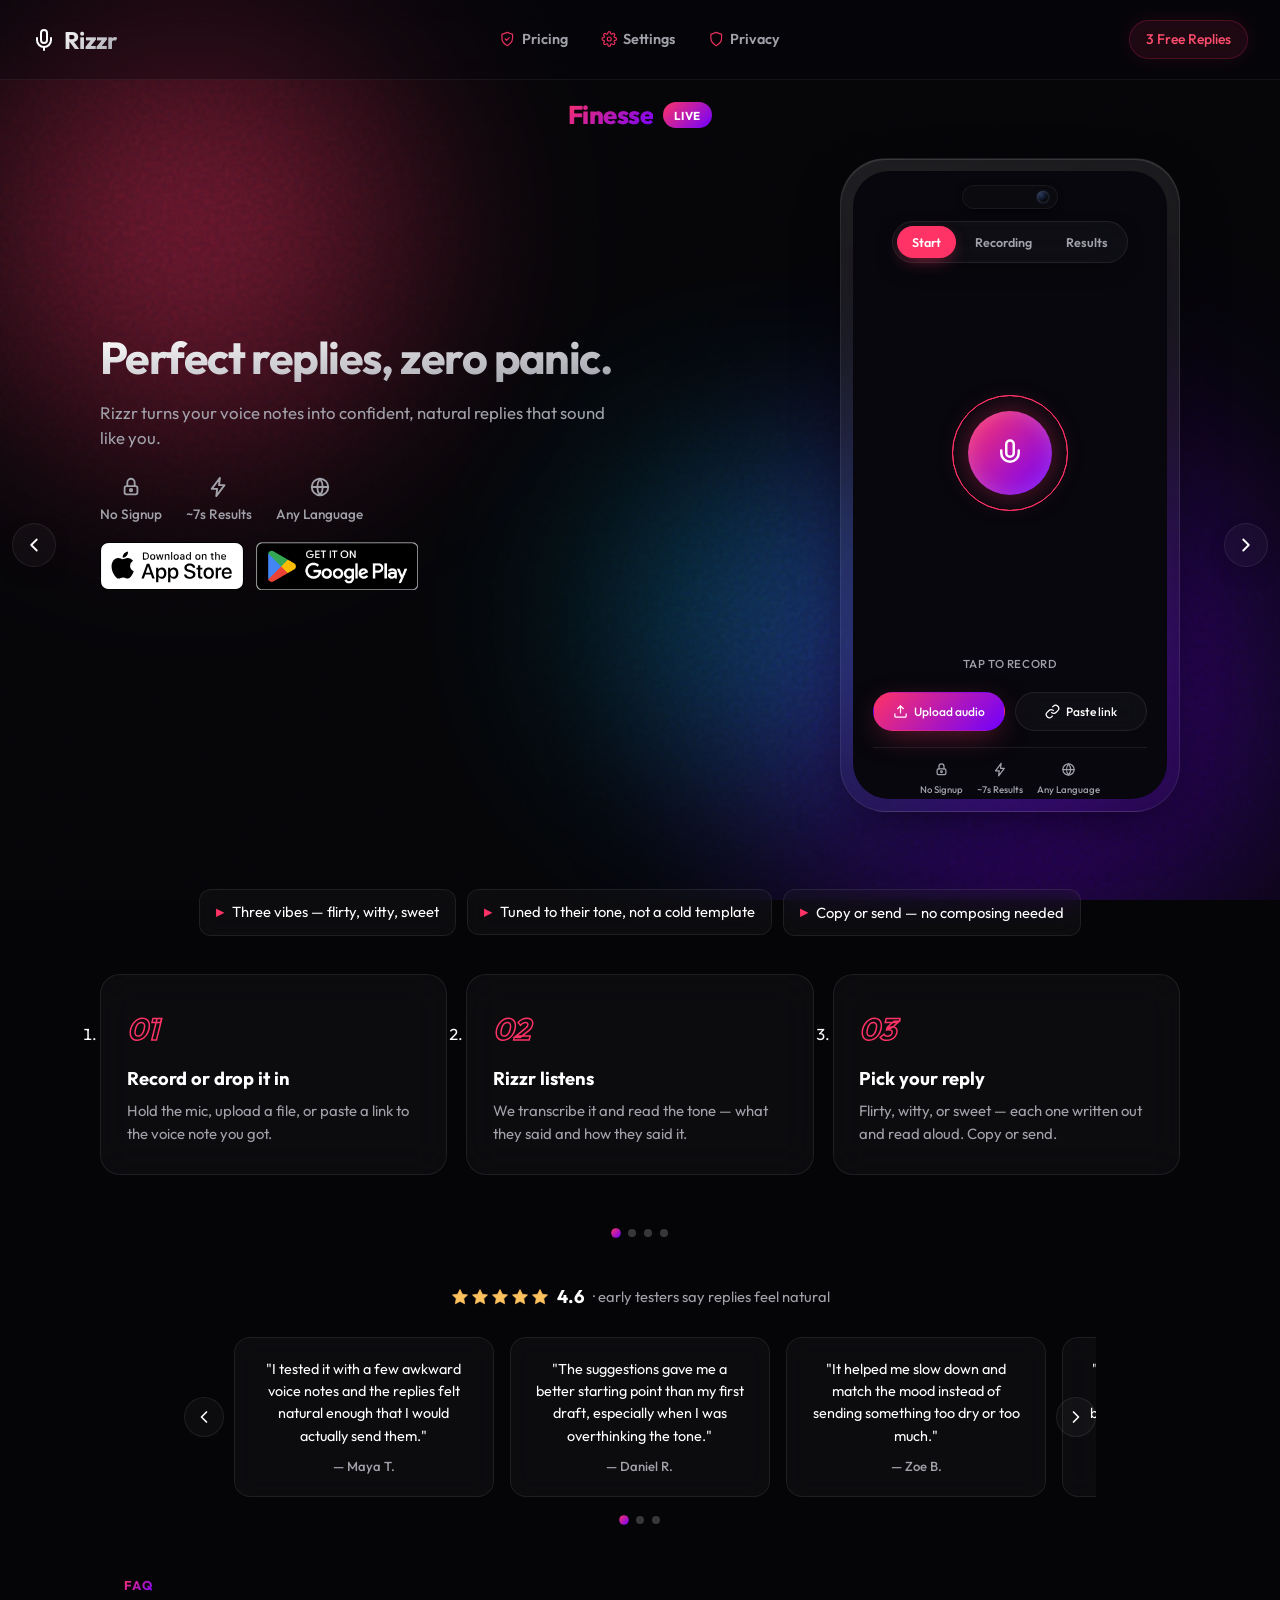
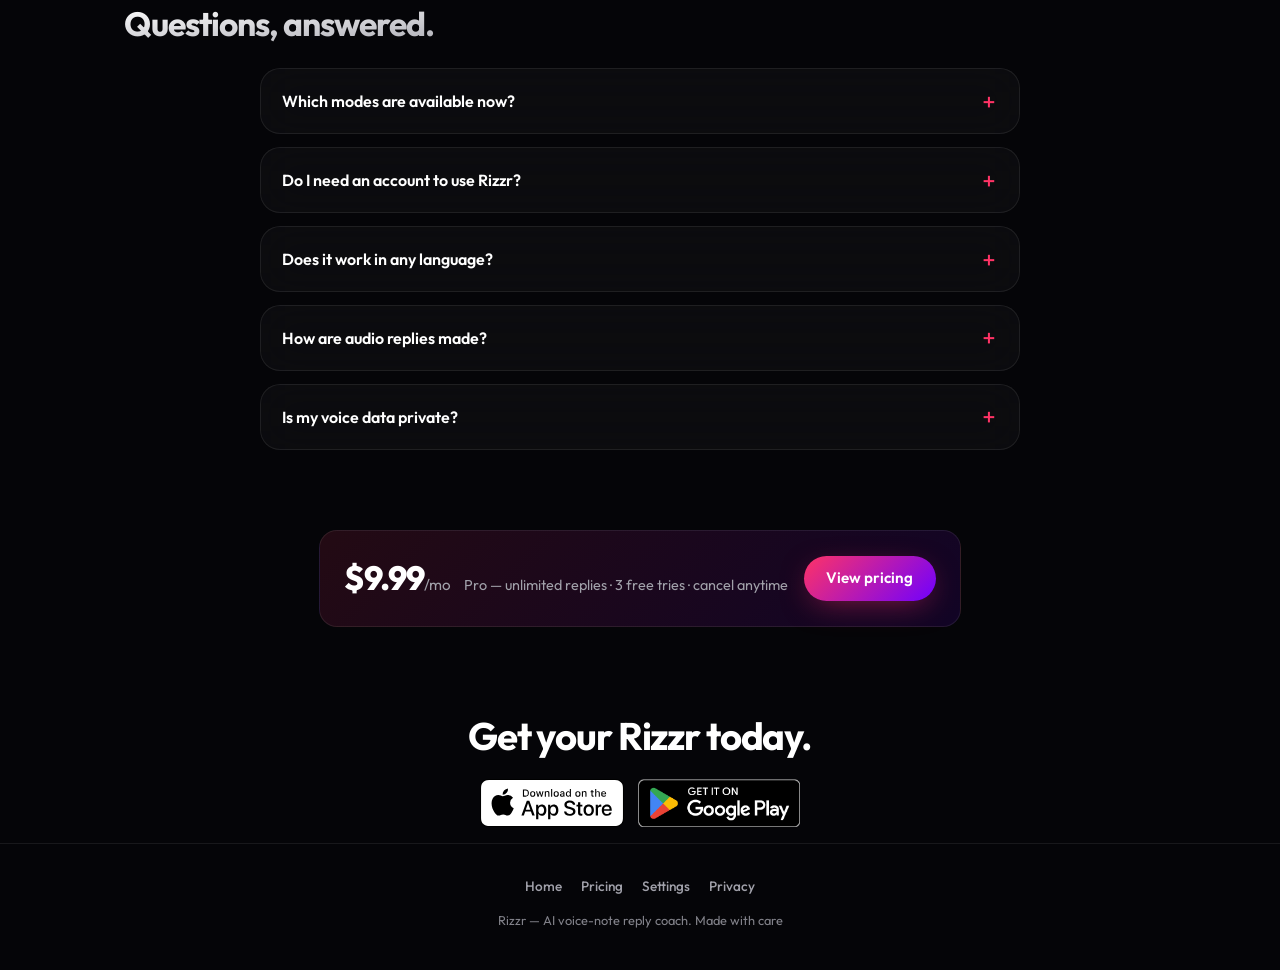
<file: index.html>
<!DOCTYPE html>
<html lang="en">
<head>
  <meta charset="UTF-8">
  <meta name="viewport" content="width=device-width, initial-scale=1.0, viewport-fit=cover">
  <meta name="theme-color" content="#050508">
  <meta name="description" content="Rizzr turns your voice notes into confident, natural replies that sound like you — in seconds.">
  <title>Rizzr | AI Voice-Note Reply Coach</title>
  <!-- Social / share meta (Open Graph + Twitter Card) for the share-loop -->
  <meta property="og:type" content="website">
  <meta property="og:site_name" content="Rizzr">
  <meta property="og:title" content="Rizzr — Perfect replies, zero panic.">
  <meta property="og:description" content="Got a voice note? Rizzr it. Send a voice note and get 3 confident, natural replies back in seconds.">
  <meta property="og:url" content="https://damgeed.github.io/Rizzr/">
  <meta property="og:image" content="https://damgeed.github.io/Rizzr/assets/img/og-card.png?v=1">
  <meta property="og:image:width" content="1200">
  <meta property="og:image:height" content="630">
  <meta property="og:image:alt" content="Rizzr — AI voice-note reply coach">
  <meta name="twitter:card" content="summary_large_image">
  <meta name="twitter:title" content="Rizzr — Perfect replies, zero panic.">
  <meta name="twitter:description" content="Got a voice note? Rizzr it. Get 3 confident, natural replies back in seconds.">
  <meta name="twitter:image" content="https://damgeed.github.io/Rizzr/assets/img/og-card.png?v=1">
  <meta name="twitter:domain" content="damgeed.github.io">
  <!-- Cache-buster: force one fresh reload w/ version marker to bust stale GH Pages HTML cache -->
  <script>
  (function(){try{
    var v='hgt63';
    if(location.search.indexOf('v=')!==-1) return;
    if(localStorage.getItem('rizzr_cache_v')!==v){
      localStorage.setItem('rizzr_cache_v',v);
      // Preserve the existing query string (e.g. ?action=record) so PWA shortcuts survive the cache-buster redirect
      var sep = location.search ? (location.search.indexOf('?')===0 ? '&' : '?') : '?';
      location.replace(location.pathname + (location.search || '') + sep + 'v=' + v);
    }
  }catch(e){}})();
  </script>
  <link rel="preconnect" href="https://fonts.googleapis.com">
  <link rel="preconnect" href="https://fonts.gstatic.com" crossorigin>
  <link rel="icon" type="image/svg+xml" href="assets/img/favicon.svg?v=4">
  <link rel="icon" type="image/png" sizes="192x192" href="assets/img/icon-192.png?v=3">
  <link rel="apple-touch-icon" href="assets/img/icon-192.png?v=3">
  <link href="https://fonts.googleapis.com/css2?family=Outfit:wght@300;400;500;600;700&display=swap" rel="stylesheet">
  <!-- PWA -->
  <link rel="manifest" href="manifest.json">
  <!-- Midnight Aura shared design system -->
  <link rel="stylesheet" href="assets/css/midnight-aura.css?v=hgt17">
  <style>
    /* ==========================================
       LANDING-SPECIFIC (hero + phone demo)
       Midnight Aura / rizzgeminiPRO untouched
       ========================================== */
    main {
      flex: 1; display: flex; align-items: center; justify-content: center;
      padding: 1rem 1.5rem 2rem; position: relative; z-index: 10;
    }
    .layout { width: 100%; max-width: 1080px; margin: 0 auto; display: flex; flex-direction: column; align-items: center; gap: 2.2rem; }

    /* Left: hero copy — side-by-side on desktop, condensed hook on mobile */
    .hero-copy { width: 100%; max-width: 720px; text-align: center; }
    .hero-copy-title {
      font-size: 3.2rem; font-weight: 700; line-height: 1.08; letter-spacing: -0.04em;
      background: linear-gradient(to bottom right, #fff, #a1a1aa);
      -webkit-background-clip: text; background-clip: text; -webkit-text-fill-color: transparent;
    }
    .hero-copy .subtext { color: var(--text-muted); font-size: 1.125rem; line-height: 1.5; max-width: 52ch; margin: 1.1rem auto 0; }
    /* Short hook: mobile-only, hidden on desktop */
    .hero-copy .hook { display: none; }

    /* Hero CTA buttons (desktop only) */
    .hero-copy .hero-cta {
      display: flex; gap: 0.9rem; margin-top: 1.8rem; flex-wrap: wrap;
    }
    .hero-copy .hero-cta .btn-primary {
      display: inline-flex; align-items: center; gap: 0.5rem;
      padding: 0.85rem 1.6rem; font-size: 1rem; font-weight: 600;
      border-radius: 16px;
    }
    .hero-copy .btn-pill-cta {
      display: inline-flex; align-items: center; gap: 0.5rem;
      font-family: var(--font); font-size: 1rem; font-weight: 600;
      color: var(--text-main);
      background: var(--glass-bg); border: 1px solid var(--glass-border);
      padding: 0.85rem 1.6rem; border-radius: 16px;
      cursor: pointer; transition: var(--transition);
    }
    .hero-copy .btn-pill-cta:hover {
      background: var(--glass-hover); border-color: rgba(255,255,255,0.18);
      transform: translateY(-1px);
    }

    /* Store download badges (iOS/Android) — .store-btn is defined in shared midnight-aura.css */
    /* Download row: sits below title/description in every mode panel */
    .hero-download {
      display: flex; justify-content: center; flex-wrap: wrap; gap: 0.8rem; margin-top: 1.1rem;
    }
    .hero-copy .hero-download { justify-content: flex-start; }

    /* Desktop: side-by-side (copy left, phone right) */
    @media (min-width: 860px) {
      .layout { flex-direction: row; align-items: center; justify-content: space-between; gap: 4rem; }
      .hero-copy { flex: 0 1 46%; max-width: none; text-align: left; margin-top: 10.9rem; }
      .mode-panel.finesse .demo { margin-left: auto; width: auto; }
      .mode-panel.finesse .layout { padding-top: 0; align-items: flex-start; }
      .mode-panel.finesse .demo .phone { margin-right: auto; }
      .hero-copy-title { font-size: 2.8rem; white-space: nowrap; letter-spacing: -0.035em; line-height: 1.1; }
      .hero-copy .subtext { margin: 1.1rem 0 0; }
      .hero-copy .hook { display: none; }
      /* Professional trust badges: left-aligned under the description (Bud reverted to left) */
      .hero-copy .trust-row { justify-content: flex-start; margin-top: 1.6rem; }
      /* Remove the LIVE/soon pills + in-phone duplication handled below */
    }

    /* Mobile: stacked, condensed hook (hide full description + badges) */
    @media (max-width: 859px) {
      main { padding: 0.5rem 0 1.35rem; }
      .layout { gap: 0.9rem; }
      .hero-copy { max-width: 480px; }
      .hero-copy-title { font-size: 2rem; }
      .hero-copy .subtext { display: none; }
      .hero-copy .trust-row { display: none; }
      .hero-copy .hero-cta { display: none; }
      .hero-copy .hero-download { justify-content: center; margin-top: 0.55rem; }
      .hero-copy .hook { display: block; color: var(--text-muted); font-size: 1rem; line-height: 1.45; max-width: 42ch; margin: 0.55rem auto 0; }
    }
    /* Very small phones */
    @media (max-width: 380px) {
      .hero-copy-title { font-size: 2rem; }
      .hero-copy .hook { font-size: 0.9rem; }
    }

    /* Right: phone demo */
    .demo { width: 100%; display: flex; flex-direction: column; align-items: center; }
    .state-tabs {
      position: absolute; top: 50px; left: 50%; transform: translateX(-50%); z-index: 6;
      display: inline-flex; gap: 4px; background: var(--glass-bg); border: 1px solid var(--glass-border);
      padding: 4px; border-radius: 999px; backdrop-filter: blur(20px);
      box-shadow: 0 8px 24px -10px rgba(0,0,0,0.5);
    }
    .state-tabs button {
      appearance: none; border: none; background: transparent; color: var(--text-muted);
      font-family: var(--font); font-size: 12.5px; font-weight: 600;
      padding: 8px 15px; border-radius: 999px; cursor: pointer; transition: color .25s ease, background .25s ease;
    }
    .state-tabs button.active { background: var(--orb-1); color: #fff; box-shadow: 0 6px 18px -6px rgba(255,51,102,0.6); }
    .state-tabs button:not(.active):hover { color: var(--text-main); }

    .phone {
      position: relative; width: min(340px, 82vw); height: 654px; border-radius: 46px; padding: 12px;
      background: linear-gradient(160deg, rgba(255,255,255,0.10), rgba(255,255,255,0.02));
      border: 1px solid var(--glass-border);
      box-shadow: 0 20px 60px -20px rgba(0,0,0,0.8), inset 0 1px 0 rgba(255,255,255,0.12);
      backdrop-filter: blur(30px); -webkit-backdrop-filter: blur(30px);
    }
    .phone__screen {
      position: relative; width: 100%; height: 100%; border-radius: 36px; overflow: hidden;
      background: #07070d; display: flex; flex-direction: column; align-items: center; justify-content: center;
    }
    .phone__notch {
      position: absolute; top: 14px; left: 50%; transform: translateX(-50%); z-index: 5;
      width: 96px; height: 24px; background: #0a0a0f;
      border-radius: 999px; box-shadow: inset 0 0 0 1px rgba(255,255,255,0.06), 0 2px 6px rgba(0,0,0,0.5);
    }
    /* iPhone-style camera lens inside the Dynamic Island */
    .phone__notch::after {
      content: ''; position: absolute; right: 9px; top: 50%; transform: translateY(-50%);
      width: 12px; height: 12px; border-radius: 50%;
      background: radial-gradient(circle at 32% 30%, #2b3a5a 0%, #0e1526 42%, #000 72%);
      box-shadow: inset 0 0 2px rgba(255,255,255,0.35), 0 0 3px rgba(90,140,255,0.25);
    }

    .view-state {
      position: absolute; inset: 0; display: flex; flex-direction: column; align-items: center; justify-content: center;
      text-align: center; opacity: 0; pointer-events: none; padding: 30px 20px 24px;
      transition: opacity 0.4s ease, transform 0.4s ease; transform: translateY(10px);
    }
      .view-state.active { opacity: 1; pointer-events: all; transform: translateY(0); }
      .phone-record-status,
      .visualizer,
      .phone-timer,
      .btn-stop-scale,
      .phone-results-header,
      .cards-container,
      .reset-btn { position: relative; z-index: 2; }

    /* Hero-in-phone: push record + Upload/Link buttons lower (tabs now live on top) */
    #view-hero { padding-top: 245px; }
    @media (max-width: 640px) { #view-hero { padding-top: 208px; } }

    .record-wrapper { position: relative; width: 116px; height: 116px; flex-shrink: 0; display: flex; align-items: center; justify-content: center; margin-bottom: 9rem; cursor: pointer; }
    .pulse-ring-1, .pulse-ring-2 { position: absolute; inset: 0; border-radius: 50%; border: 1px solid var(--orb-1); animation: pulse 2.5s cubic-bezier(0.215, 0.61, 0.355, 1) infinite; }
    .pulse-ring-2 { animation-delay: 1.25s; }
    @keyframes pulse { 0% { transform: scale(1); opacity: 0.8; } 100% { transform: scale(1.8); opacity: 0; } }
    .btn-record {
      position: relative; z-index: 2; width: 84px; height: 84px; border-radius: 50%;
      background: linear-gradient(135deg, var(--orb-1), var(--orb-2)); border: none;
      display: flex; align-items: center; justify-content: center;
      box-shadow: 0 0 30px rgba(255,51,102,0.4), inset 0 0 20px rgba(255,255,255,0.2);
      color: white; cursor: pointer; transition: transform 0.2s cubic-bezier(0.175, 0.885, 0.32, 1.275);
    }
    .record-wrapper:hover .btn-record { transform: scale(1.05); }
    .record-wrapper:active .btn-record { transform: scale(0.95); }
    .record-hint { font-size: 0.72rem; color: var(--text-muted); font-weight: 500; letter-spacing: 0.05em; text-transform: uppercase; }
    .phone-actions { display: flex; gap: 0.6rem; width: 100%; margin-top: 1.2rem; }
    .btn-pill {
      flex: 1; background: var(--glass-bg); border: 1px solid var(--glass-border); backdrop-filter: blur(12px);
      color: var(--text-main); padding: 0.7rem 0.6rem; border-radius: var(--radius-pill);
      font-family: inherit; font-size: 0.75rem; font-weight: 500;
      display: flex; align-items: center; justify-content: center; gap: 0.4rem; cursor: pointer; transition: var(--transition);
    }
    .btn-pill:hover { background: var(--glass-hover); border-color: rgba(255,255,255,0.15); transform: translateY(-2px); }
    /* Gradient "Upload audio" in-phone button — matches the hero .btn-primary gradient */
    .btn-pill-primary {
      background: linear-gradient(135deg, var(--orb-1), var(--orb-2));
      border-color: transparent; color: #fff;
      box-shadow: 0 8px 30px -8px rgba(255,51,102,0.5);
    }
    .btn-pill-primary:hover { background: linear-gradient(135deg, var(--orb-1), var(--orb-2)); border-color: transparent; filter: brightness(1.1); }
    .phone-trust { display: flex; justify-content: center; gap: 0.9rem; width: 100%; border-top: 1px solid var(--glass-border); padding-top: 0.9rem; margin-top: 1rem; }

    /* RECORDING inside phone */
    .phone-record-status { font-size: 0.92rem; font-weight: 600; margin-bottom: 1.5rem; display: flex; align-items: center; justify-content: center; gap: 0.55rem; padding: 0.5rem 1.1rem; border-radius: 999px; background: rgba(255,255,255,0.04); border: 1px solid rgba(255,255,255,0.08); width: fit-content; margin-left: auto; margin-right: auto; color: var(--text, #fff); }
    .recording-dot { width: 9px; height: 9px; background: var(--orb-1); border-radius: 50%; animation: blink 1s infinite alternate; box-shadow: 0 0 0 4px rgba(255,81,107,0.15), 0 0 12px rgba(255,81,107,0.6); flex-shrink: 0; }
    #view-recording .phone-record-status::after { content: ''; width: 4px; height: 4px; border-radius: 99px; background: currentColor; opacity: 0.6; margin-left: 0.2rem; box-shadow: 9px 0 0 currentColor, 18px 0 0 currentColor; animation: typing 1.1s steps(1) infinite; }
    @keyframes typing { 0%{ box-shadow: 2px 0 0 transparent, 9px 0 0 transparent, 18px 0 0 transparent; } 30%{ box-shadow: 2px 0 0 currentColor, 9px 0 0 transparent, 18px 0 0 transparent; } 60%{ box-shadow: 2px 0 0 currentColor, 9px 0 0 currentColor, 18px 0 0 transparent; } 100%{ box-shadow: 2px 0 0 currentColor, 9px 0 0 currentColor, 18px 0 0 currentColor; } }
    @keyframes blink { 0% { opacity: 1; } 100% { opacity: 0.25; } }
    .visualizer { display: flex; align-items: center; justify-content: center; gap: 5px; height: 74px; margin-bottom: 1.5rem; position: relative; }
    .visualizer::before { content: ''; position: absolute; left: 50%; top: 50%; width: 64px; height: 64px; transform: translate(-50%,-50%); border-radius: 50%; border: 1px solid rgba(255,193,94,0.18); animation: rec-pulse 1.6s ease-out infinite; }
    @keyframes rec-pulse { 0% { transform: translate(-50%,-50%) scale(0.55); opacity: 0.9; } 100% { transform: translate(-50%,-50%) scale(1.5); opacity: 0; } }
    .bar { width: 5px; background: linear-gradient(to top, var(--orb-2), var(--orb-1)); border-radius: 99px; transform-origin: center; animation: eq 0.55s ease-in-out infinite alternate; }
    .bar:nth-child(1) { height: 30%; animation-delay: 0.05s; }
    .bar:nth-child(2) { height: 62%; animation-delay: 0.2s; }
    .bar:nth-child(3) { height: 100%; animation-delay: 0.35s; }
    .bar:nth-child(4) { height: 46%; animation-delay: 0.1s; }
    .bar:nth-child(5) { height: 82%; animation-delay: 0.3s; }
    .bar:nth-child(6) { height: 38%; animation-delay: 0.25s; }
    .bar:nth-child(7) { height: 94%; animation-delay: 0.15s; }
    @keyframes eq { 0% { transform: scaleY(0.35); } 100% { transform: scaleY(1); } }
    .phone-timer { font-variant-numeric: tabular-nums; font-size: 2rem; font-weight: 300; letter-spacing: 0.04em; margin-bottom: 1.4rem; display: inline-flex; align-items: center; gap: 0.55rem; padding: 0.35rem 1.1rem; border-radius: 14px; background: rgba(0,0,0,0.25); border: 1px solid var(--glass-border); }
    .phone-timer b { font-weight: 700; font-size: 0.6rem; letter-spacing: 0.12em; color: var(--orb-1); opacity: 0.9; }
    .btn-stop-scale {
      flex: none; width: auto; margin: 0 auto; height: 38px; line-height: 1;
      display: inline-flex; align-items: center; justify-content: center; gap: 0.55rem;
      background: linear-gradient(135deg, var(--orb-1), var(--orb-2)); border: none;
      color: #160d10; font-weight: 700; padding: 0 1rem 0 0.5rem; font-size: 0.82rem;
      letter-spacing: 0.01em; border-radius: 999px;
      box-shadow: 0 4px 14px rgba(255,193,94,0.22);
      transition: transform 0.15s ease, box-shadow 0.2s ease;
    }
    .btn-stop-scale .stop-chip {
      width: 24px; height: 24px; border-radius: 999px; flex-shrink: 0;
      display: inline-flex; align-items: center; justify-content: center;
      background: #160d10; color: #fff;
    }
    .btn-stop-scale .stop-chip svg { width: 9px; height: 9px; display: block; }
    .btn-stop-scale:hover { transform: translateY(-1px); box-shadow: 0 6px 18px rgba(255,193,94,0.3); }
    .btn-stop-scale:active { transform: translateY(0) scale(0.98); }
    .btn-stop-scale .stop-chip { animation: stopPulse 1.8s ease-in-out infinite; }
    @keyframes stopPulse { 0%,100% { box-shadow: 0 0 0 0 rgba(255,255,255,0.35); } 50% { box-shadow: 0 0 0 4px rgba(255,255,255,0); } }

    /* RESULTS inside phone */
    .phone-results { justify-content: flex-start; padding-top: 108px; overflow-y: auto; }
    .phone-results-header { margin-bottom: 1rem; text-align: center; width: 100%; }
    .phone-results-header h2 { font-size: 1.4rem; font-weight: 700; margin-bottom: 0.3rem; }
    .phone-results-header p { font-size: 0.75rem; }
    .cards-container { display: flex; flex-direction: column; gap: 0.7rem; width: 100%; margin-bottom: 1.2rem; }
    .reply-card {
      background: var(--glass-bg); border: 1px solid var(--glass-border); backdrop-filter: blur(20px);
      border-radius: var(--radius-md); padding: 0.95rem 1rem; text-align: left;
      transition: var(--transition); position: relative; overflow: hidden;
    }
    .reply-card::before { content: ''; position: absolute; top: 0; left: 0; right: 0; height: 2px; background: var(--card-color); opacity: 0.8; }
    .reply-card.flirty { --card-color: var(--orb-1); }
    .reply-card.witty { --card-color: var(--orb-2); }
    .reply-card.sweet { --card-color: var(--orb-3); }
    .card-top { display: flex; justify-content: space-between; align-items: center; margin-bottom: 0.6rem; }
    .vibe-tag { font-size: 0.65rem; font-weight: 700; text-transform: uppercase; letter-spacing: 0.05em; color: var(--card-color); background: color-mix(in srgb, var(--card-color) 15%, transparent); padding: 0.25rem 0.6rem; border-radius: 6px; }
    .card-text { font-size: 0.85rem; line-height: 1.4; margin-bottom: 0.8rem; color: #fff; }
    .card-actions { display: flex; gap: 0.4rem; }
    .btn-play, .btn-copy { background: rgba(0,0,0,0.3); border: 1px solid var(--glass-border); padding: 0.5rem 0.7rem; border-radius: var(--radius-pill); color: white; font-family: inherit; font-size: 0.72rem; font-weight: 500; display: flex; align-items: center; gap: 0.35rem; cursor: pointer; transition: var(--transition); }
    .btn-play { flex: 1; justify-content: center; }
    .btn-play:hover { background: color-mix(in srgb, var(--card-color) 20%, rgba(0,0,0,0.3)); border-color: var(--card-color); }
    .btn-copy:hover { background: rgba(255,255,255,0.1); }
    .reset-btn { color: var(--text-muted); background: transparent; border: none; font-family: inherit; font-size: 0.75rem; font-weight: 500; cursor: pointer; text-decoration: underline; text-underline-offset: 4px; opacity: 0.8; transition: opacity 0.2s; }
    .reset-btn:hover { opacity: 1; color: white; }
    svg { flex-shrink: 0; }

    /* ==========================================
       HOW IT WORKS — 3 steps (merged from zip)
       ========================================== */
    .section {
      width: 100%; max-width: 1080px; margin: 0 auto;
      padding: 4.5rem 1.5rem 2.5rem; position: relative; z-index: 10;
    }
    .section-eyebrow {
      display: inline-block; font-size: 0.8rem; font-weight: 700;
      letter-spacing: 0.1em; text-transform: uppercase;
      background: linear-gradient(135deg, var(--orb-1), var(--orb-2));
      -webkit-background-clip: text; background-clip: text; -webkit-text-fill-color: transparent;
      margin-bottom: 0.9rem;
    }
    .section-title {
      font-size: 2.1rem; font-weight: 700; line-height: 1.12; letter-spacing: -0.03em;
      background: linear-gradient(to bottom right, #fff, #a1a1aa);
      -webkit-background-clip: text; background-clip: text; -webkit-text-fill-color: transparent;
      margin-bottom: 2.4rem; max-width: 20ch; white-space: nowrap;
    }
    @media (max-width: 520px) {
      .section-title { font-size: clamp(1.05rem, 4.7vw, 1.6rem); white-space: nowrap; }
    }
    /* Mobile: center TITLES (keep eyebrow labels left-aligned) + tighten gaps */
    @media (max-width: 640px) {
      .section { padding: 2.6rem 1.25rem 1.8rem; }
      .section-title { margin-left: auto; margin-right: auto; text-align: center; margin-bottom: 2rem; }
    }
    /* Steps: stacked on mobile, 3-across on desktop */
    .steps { display: flex; flex-direction: column; gap: 1.4rem; text-align: left; }
    .step {
      position: relative; padding-left: 70px;
      background: var(--glass-bg); border: 1px solid var(--glass-border);
      border-radius: var(--radius-md); padding: 1.6rem 1.5rem 1.6rem 78px;
      backdrop-filter: blur(20px); transition: var(--transition);
    }
    .step:hover { background: var(--glass-hover); transform: translateY(-3px); }
    .step-num {
      position: absolute; left: 20px; top: 20px;
      font-family: var(--font); font-weight: 700; font-size: 1.5rem; font-style: italic;
      color: transparent; -webkit-text-stroke: 1.5px var(--orb-1); width: 34px;
    }
    .step h3 { font-size: 1.15rem; font-weight: 700; margin-bottom: 0.45rem; }
    .step p { color: var(--text-muted); font-size: 0.93rem; line-height: 1.5; max-width: 44ch; }
    @media (min-width: 860px) {
      .steps { flex-direction: row; gap: 1.2rem; }
      .step { flex: 1; padding: 2rem 1.6rem 1.8rem 1.6rem; padding-left: 1.6rem; text-align: left; }
      .step-num { position: static; display: block; margin-bottom: 0.8rem; font-size: 1.9rem; }
    }

    /* Shared FAQ */
    .faq { display: flex; flex-direction: column; gap: 0.8rem; max-width: 760px; margin: 0 auto; }
    .faq-item {
      background: var(--glass-bg); border: 1px solid var(--glass-border);
      border-radius: var(--radius-md); backdrop-filter: blur(20px);
      transition: var(--transition);
    }
    .faq-item:hover { background: var(--glass-hover); }
    .faq-item summary {
      cursor: pointer; list-style: none; display: flex; align-items: center; justify-content: space-between;
      padding: 1.1rem 1.3rem; font-weight: 600; font-size: 1rem; color: var(--text-main);
    }
    .faq-item summary::-webkit-details-marker { display: none; }
    .faq-item summary::after { content: '＋'; font-size: 1.2rem; color: var(--orb-1); transition: var(--transition); }
    .faq-item[open] summary::after { content: '−'; }
    .faq-item p { padding: 0 1.3rem 1.2rem; color: var(--text-muted); font-size: 0.95rem; line-height: 1.55; }
    .faq-item p strong { color: var(--text-main); }

    /* ==========================================
       V2 FEATURES — MVP + v2 story
       ========================================== */
    .v2-grid { display: grid; grid-template-columns: repeat(2, 1fr); gap: 0.9rem; }
    .v2-card {
      display: flex; flex-direction: column; align-items: flex-start; text-align: left;
      background: var(--glass-bg); border: 1px solid var(--glass-border);
      border-radius: var(--radius-md); padding: 1.2rem 1.2rem;
      backdrop-filter: blur(20px); transition: var(--transition);
    }
    .v2-card:hover { background: var(--glass-hover); transform: translateY(-3px); border-color: rgba(255,255,255,0.16); }
    .v2-ic {
      flex-shrink: 0; width: 44px; height: 44px; border-radius: 12px; margin-bottom: 0.8rem;
      display: flex; align-items: center; justify-content: center; color: #fff;
      box-shadow: 0 8px 24px -8px rgba(0,0,0,0.5);
    }
    .v2-ic svg { width: 22px; height: 22px; }
    .v2-card h3 { font-size: 1rem; font-weight: 700; margin-bottom: 0.3rem; line-height: 1.25; }
    .v2-card p { color: var(--text-muted); font-size: 0.86rem; line-height: 1.45; }
    .v2-tag { font-size: 0.58rem; font-weight: 700; text-transform: uppercase; letter-spacing: 0.08em;
      padding: 0.18rem 0.45rem; border-radius: 999px; margin-left: 0.4rem; vertical-align: middle; display: inline-block; transform: translateY(-1px); }
    @media (min-width: 860px) {
      .v2-grid { gap: 1rem; }
      .v2-card { padding: 1.4rem 1.4rem; }
    }

    /* ==========================================
       V2 FEATURED — Fake-call bailout (the hook)
       ========================================== */
    .v2-featured {
      display: flex; flex-direction: column; align-items: center; gap: 1.6rem; text-align: center;
      background: linear-gradient(160deg, rgba(255,106,92,.10), rgba(255,193,94,.06));
      border: 1px solid rgba(255,106,92,.35);
      border-radius: 20px; padding: 2rem 1.5rem 2.2rem; margin-bottom: 1.6rem;
      position: relative; overflow: hidden; backdrop-filter: blur(20px);
    }
    .v2-featured::before {
      content: ''; position: absolute; top: -40%; left: 50%; transform: translateX(-50%);
      width: 340px; height: 340px; border-radius: 50%;
      background: radial-gradient(circle, rgba(255,106,92,.22), transparent 70%);
      pointer-events: none;
    }
    .v2-featured-badge {
      display: inline-flex; align-items: center; gap: 0.4rem;
      font-size: 0.7rem; font-weight: 700; letter-spacing: 0.08em; text-transform: uppercase;
      color: #FFC15E; padding: 0.3rem 0.8rem; border-radius: 999px;
      border: 1px solid rgba(255,193,94,.3); background: rgba(255,193,94,.08);
    }
    .v2-featured h3 { font-size: 1.5rem; font-weight: 700; line-height: 1.15; letter-spacing: -0.02em; margin-bottom: 0.5rem; }
    .v2-featured h3 em { font-style: italic; font-weight: 700; background: linear-gradient(135deg,#FF6A5C,#FFC15E); -webkit-background-clip: text; background-clip: text; -webkit-text-fill-color: transparent; }
    .v2-featured p { color: var(--text-muted); font-size: 0.98rem; line-height: 1.55; max-width: 46ch; }
    .v2-featured .phone-cta { font-size: 0.75rem; font-weight: 600; color: #a1a1aa; margin-top: 0.4rem; }
    @media (min-width: 860px) {
      .v2-featured { flex-direction: row; text-align: left; justify-content: space-between; gap: 2rem; padding: 2.2rem 2.4rem; }
      .v2-featured .copy { flex: 1; }
      .v2-featured p { max-width: 52ch; }
    }
    .v2-featured-phone { flex-shrink: 0; }
    /* Mini ringing phone mockup */
    .mini-phone {
      position: relative; width: 120px; height: 218px; margin: 0 auto;
      background: linear-gradient(160deg, rgba(255,255,255,.10), rgba(255,255,255,.02));
      border: 1px solid rgba(255,255,255,.16); border-radius: 26px; padding: 8px;
      box-shadow: 0 18px 44px -18px rgba(0,0,0,.7);
      display: flex; flex-direction: column; align-items: center; justify-content: center; gap: 10px;
    }
    .mini-phone .call-pill {
      font-size: 0.62rem; font-weight: 700; text-transform: uppercase; letter-spacing: 0.06em;
      color: #FFC15E; padding: 0.2rem 0.6rem; border-radius: 999px; border: 1px solid rgba(255,193,94,.35);
    }
    .mini-phone .caller {
      display: flex; flex-direction: column; align-items: center; gap: 8px;
    }
    .mini-phone .avatar {
      width: 46px; height: 46px; border-radius: 50%;
      background: linear-gradient(135deg,#FF6A5C,#FFC15E);
      display: flex; align-items: center; justify-content: center; color: #170D16;
      box-shadow: 0 0 24px -6px rgba(255,106,92,.6);
    }
    .mini-phone .caller-name { font-size: 0.72rem; font-weight: 700; }
    .mini-phone .caller-num { font-size: 0.6rem; color: #a1a1aa; }
    .mini-phone .inc-ring { display: flex; align-items: center; justify-content: center; gap: 8px; margin-top: 6px; }
    .mini-phone .ring-bar { width: 4px; height: 20px; background: linear-gradient(to top,#FF6A5C,#FFC15E); border-radius: 99px; animation: ringeq .7s ease-in-out infinite alternate; }
    .mini-phone .ring-bar:nth-child(2) { animation-delay: .15s; }
    .mini-phone .ring-bar:nth-child(3) { animation-delay: .3s; }
    .mini-phone .ring-bar:nth-child(4) { animation-delay: .45s; }
    @keyframes ringeq { 0% { transform: scaleY(.35); opacity: .6; } 100% { transform: scaleY(1); opacity: 1; } }
    .mini-phone .inner-chat {
      width: 88%; height: 60px; background: rgba(0,0,0,.25); border-radius: 12px;
      display: flex; align-items: center; justify-content: center;
      font-size: 0.58rem; color: #a1a1aa; margin-top: 6px; letter-spacing: .03em;
    }

    /* ==========================================
       MODE CAROUSEL — swipe left/right between modes
       ========================================== */
    main { display: block; padding: 0; overflow: hidden; }
    .mode-wrap { position: relative; width: 100%; }
    .mode-track {
      display: flex; overflow-x: auto; scroll-snap-type: x mandatory;
      scrollbar-width: none; gap: 0;
    }
    .mode-track::-webkit-scrollbar { display: none; }
    .mode-panel {
      flex: 0 0 100%; scroll-snap-align: start; scroll-snap-stop: always;
      min-height: 100vh; padding: 1rem 1.5rem 3rem;
      display: flex; flex-direction: column; align-items: center; justify-content: flex-start;
      width: 100%;
    }
    .mode-panel .layout { width: 100%; max-width: 1080px; margin: 0 auto; padding-top: 2.5rem; }
    /* All 4 mode labels anchor to the same top position so Finesse/Ghost/Echo/Vibe
       heads sit at identical height (top-anchored, snug under the nav). */
    .mode-panel { min-height: 0; }
    .mode-panel.finesse { justify-content: flex-start; padding-top: 1rem; min-height: 0; }
    .mode-panel.finesse .mode-panel__head { margin-top: 0; }
    .mode-panel__head {
      align-self: center; display: flex; align-items: center; gap: 0.6rem; margin-bottom: 1.5rem;
    }
    body .mode-panel .mode-name {
      font-size: 1.6rem; font-weight: 800; letter-spacing: -0.02em;
      background: linear-gradient(135deg, var(--orb-1), var(--orb-2));
      -webkit-background-clip: text; background-clip: text; -webkit-text-fill-color: transparent;
    }
    .mode-state { font-size: 0.72rem; font-weight: 700; text-transform: uppercase; letter-spacing: 0.06em; padding: 0.28rem 0.7rem; border-radius: 999px; }
    .mode-state.live { background: linear-gradient(135deg,#ff3366,#7000ff); color: #fff; }
    .mode-state.soon { color: #FFC15E; border: 1px solid rgba(255,193,94,.3); }
    .mode-track .hero-copy { max-width: 720px; text-align: center; }
    /* Desktop: description left-aligned (uniform across modes) */
    @media (min-width: 860px) {
      .mode-track .hero-copy { text-align: left; }
      .mode-track .hero-copy .subtext { margin-left: 0; }
    }
    /* Mobile: tighten the gap between the mode-name head and the title */
    @media (max-width: 640px) {
      .mode-panel { padding-top: 0.7rem; padding-bottom: 1.9rem; }
      .mode-panel__head { margin-bottom: 0.2rem; }
      .mode-panel:not(.finesse) .mode-panel__head { margin-top: 0.3rem; }
      .mode-panel .layout { padding-top: 0.45rem; }
      .mode-panel .mode-body { padding-top: 0.15rem; gap: 0.65rem; }
      .mode-panel .hero-download { margin-top: 0.35rem; margin-bottom: 0.85rem; }
      .mode-panel.finesse .demo { margin-top: 0.5rem; }
      .mode-panel:not(.finesse) .mode-phone { margin-top: -0.6rem; }
    }
    /* Arrow buttons */
    .mode-arrow {
      position: absolute; top: 40%; transform: translateY(-50%); z-index: 20;
      width: 44px; height: 44px; border-radius: 50%;
      background: var(--glass-bg); border: 1px solid var(--glass-border);
      color: var(--text-main); display: flex; align-items: center; justify-content: center;
      cursor: pointer; backdrop-filter: blur(12px); transition: var(--transition);
      box-shadow: 0 8px 24px -12px rgba(0,0,0,0.6);
    }
    .mode-arrow:hover { background: var(--glass-hover); color: var(--orb-1); transform: translateY(-50%) scale(1.06); }
    .mode-arrow--left { left: 12px; }
    .mode-arrow--right { right: 12px; }
    .mode-arrow:disabled { opacity: 0.35; cursor: default; }
    /* Dots */
    .mode-dots { display: flex; justify-content: center; gap: 8px; padding: 0.4rem 0 0.4rem; }
    /* Tighten gap between dots and THE FLOW below */
    #how-it-works { padding-top: 0.6rem; padding-bottom: 0.5rem; }
    /* Tighten gap between THE FLOW and FAQ: pull FAQ head up + tighten flow title/eyebrow margins */
    #faq { padding-top: 1rem; }
    #how-it-works .section-eyebrow { margin-bottom: 0.9rem; }
    /* Tighten gap between phone template bottom and the dots */
    .mode-panel.finesse { padding-bottom: 1.25rem; }
    /* Tighten the shared section header spacing feeding the dots→flow→faq gaps */
    #how-it-works .section-title, #faq .section-title { margin-bottom: 1.6rem; }
    #faq .section-eyebrow { margin-bottom: 0.6rem; }
    @media (max-width: 640px) {
      #how-it-works .section-title, #faq .section-title { margin-bottom: 0.8rem; }
      .section { padding-top: 1.55rem; padding-bottom: 1.2rem; }
      .panel-steps { margin-top: 1.1rem; }
      .mode-dots { padding-top: 0.15rem; padding-bottom: 0.25rem; }
      .mode-panel.finesse { padding-bottom: 0.8rem; }
      .mode-panel.finesse .mode-list { margin-top: 4.8rem; }
      .mode-panel.finesse .panel-steps { padding-bottom: 1.4rem; }
    }
    .mode-dots span { width: 8px; height: 8px; border-radius: 50%; background: rgba(255,255,255,0.2); transition: var(--transition); }
    .mode-dots span.on { background: linear-gradient(135deg,#ff3366,#7000ff); transform: scale(1.2); }
    /* Panels 2-4 shared content */
    .mode-title { font-size: 2.8rem; font-weight: 700; letter-spacing: -0.035em; line-height: 1.1; text-align: center; max-width: none; white-space: nowrap; }
    .mode-title em { font-style: italic; }
    /* Uniformity: Finesse hero title/desc match the shared .mode-title/.mode-desc sizes */
    .hero-copy-title { font-size: 2.8rem; letter-spacing: -0.035em; line-height: 1.1; }
    .hero-copy .subtext { font-size: 1.05rem; }
    .mode-desc { color: var(--text-muted); font-size: 1.05rem; line-height: 1.5; text-align: center; max-width: 46ch; margin: 1rem auto 1.1rem; }
    .mode-list { list-style: none; display: flex; flex-direction: row; flex-wrap: wrap; justify-content: center; align-content: center; gap: 0.7rem; width: 100%; max-width: 100%; margin: 4.8rem auto 0; }
    .mode-list li {
      display: flex; align-items: center; gap: 0.5rem;
      background: var(--glass-bg); border: 1px solid var(--glass-border);
      padding: 0.7rem 1rem; border-radius: 12px; font-size: 0.92rem; color: var(--text-main);
      backdrop-filter: blur(12px);
      white-space: nowrap; flex: 0 1 auto;
    }
    .mode-list li::before { content: '▸'; color: var(--orb-1); font-weight: 700; }
    .panel-steps { width: 100%; max-width: 1080px; margin: 2.4rem auto 0; }
    /* ---- SOON mode panels: left-aligned text + phone mockup ---- */
    .mode-panel .mode-body {
      width: 100%; max-width: 1080px; margin: 0 auto;
      display: flex; flex-direction: column; align-items: center; gap: 2rem; text-align: center;
    }
    .mode-panel__text { display: flex; flex-direction: column; align-items: center; }
    /* Phone mockup (shared with all modes) */
    .mode-phone {
      width: min(340px, 82vw); height: 654px; flex: none;
      background: linear-gradient(160deg, rgba(255,255,255,0.10), rgba(255,255,255,0.02)); border: 1px solid var(--glass-border);
      border-radius: 46px; padding: 12px; box-shadow: 0 20px 60px -20px rgba(0,0,0,0.8), inset 0 1px 0 rgba(255,255,255,0.12);
      backdrop-filter: blur(30px); -webkit-backdrop-filter: blur(30px);
    }
    .mode-phone__screen {
      position: relative; border-radius: 36px; overflow: hidden; width: 100%; height: 100%;
      background: #07070d; display: flex; flex-direction: column; align-items: center; justify-content: center;
      padding: 30px 20px 22px;
    }
    .mode-phone__notch {
      position: absolute; top: 10px; left: 50%; transform: translateX(-50%);
      width: 96px; height: 24px; background: #0a0a0f;
      border-radius: 999px; z-index: 3; box-shadow: inset 0 0 0 1px rgba(255,255,255,0.06), 0 2px 6px rgba(0,0,0,0.5);
    }
    .mode-phone__notch::after {
      content: ''; position: absolute; right: 9px; top: 50%; transform: translateY(-50%);
      width: 12px; height: 12px; border-radius: 50%;
      background: radial-gradient(circle at 32% 30%, #2b3a5a 0%, #0e1526 42%, #000 72%);
      box-shadow: inset 0 0 2px rgba(255,255,255,0.35), 0 0 3px rgba(90,140,255,0.25);
    }
    /* Ghost — fake-call screen */
    .call-screen { display: flex; flex-direction: column; align-items: center; text-align: center; gap: 10px; }
    .call-avatar { width: 64px; height: 64px; border-radius: 50%; background: linear-gradient(135deg,#7000ff,#9b6bff); display: flex; align-items: center; justify-content: center; color: #fff; font-weight: 800; font-size: 1.5rem; box-shadow: 0 10px 28px -8px rgba(112,0,255,0.7); }
    .call-name { font-weight: 700; font-size: 0.95rem; }
    .call-sub { font-size: 0.62rem; color: #a1a1aa; letter-spacing: 0.08em; text-transform: uppercase; }
    .inc-ring { display: flex; align-items: center; justify-content: center; gap: 5px; height: 22px; margin: 2px 0 4px; }
    .inc-ring .bar { width: 4px; height: 22px; border-radius: 99px; background: linear-gradient(to top,#FF6A5C,#FFC15E); animation: ringeq .7s ease-in-out infinite alternate; }
    .inc-ring .bar:nth-child(2) { animation-delay: .15s; }
    .inc-ring .bar:nth-child(3) { animation-delay: .3s; }
    .inc-ring .bar:nth-child(4) { animation-delay: .45s; }
    .call-actions { display: flex; gap: 8px; margin-top: 4px; }
    .call-btn { font-size: 0.6rem; font-weight: 600; padding: 7px 14px; border-radius: 999px; border: 1px solid var(--glass-border); background: rgba(0,0,0,0.3); color: #fff; }
    .call-btn.abort { background: linear-gradient(135deg,#ff3366,#ff6a8a); border-color: transparent; }
    /* Echo — voice player */
    .voice-screen { display: flex; flex-direction: column; align-items: center; text-align: center; gap: 10px; width: 100%; }
    .voice-wave { display: flex; align-items: center; gap: 3px; height: 34px; justify-content: center; }
    .voice-wave .bar { width: 4px; border-radius: 99px; background: linear-gradient(to top,#FF8FB1,#FF6A5C); animation: ringeq .8s ease-in-out infinite alternate; }
    .voice-wave .bar:nth-child(1){height:14px}.voice-wave .bar:nth-child(2){height:26px;animation-delay:.1s}.voice-wave .bar:nth-child(3){height:20px;animation-delay:.2s}.voice-wave .bar:nth-child(4){height:30px;animation-delay:.3s}.voice-wave .bar:nth-child(5){height:16px;animation-delay:.4s}
    .voice-lab { font-size: 0.66rem; color: #a1a1aa; }
    .voice-chip { font-size: 0.6rem; font-weight: 600; padding: 6px 12px; border-radius: 999px; border: 1px solid var(--glass-border); background: rgba(0,0,0,0.3); color: #fff; }
    /* Vibe — mood read */
    .mood-screen { display: flex; flex-direction: column; align-items: center; text-align: center; gap: 10px; width: 100%; }
    .mood-scale { width: 100%; position: relative; margin-top: 4px; }
    .mood-track { height: 6px; border-radius: 999px; background: linear-gradient(90deg,#3162ff,#7c7cff,#ffffff,#FFC15E,#ff5c5c); opacity: 0.9; }
    .mood-marker { position: absolute; top: -5px; left: 78%; width: 3px; height: 16px; background: #fff; border-radius: 999px; box-shadow: 0 0 10px rgba(255,255,255,0.7); }
    .mood-tags { display: flex; justify-content: space-between; width: 100%; font-size: 0.55rem; color: #a1a1aa; margin-top: 6px; }
    .mood-badge { font-size: 0.66rem; font-weight: 700; padding: 6px 12px; border-radius: 999px; background: linear-gradient(135deg,#FFC15E,#FF8FB1); color: #170D16; }
    /* SOON panels: text left, phone right on desktop */
    @media (min-width: 860px) {
      .mode-panel .mode-body { flex-direction: row; align-items: center; justify-content: space-between; gap: 4rem; text-align: left; }
      .mode-panel__text { align-items: flex-start; margin-top: -5.6rem; }
      .mode-body .mode-title, .mode-body .mode-desc, .mode-body .mode-list { text-align: left; }
      .mode-body .mode-desc, .mode-body .mode-list { margin-left: 0; }
      /* bullets moved after the phone in DOM; lay out horizontally across the full row width on desktop */
      .mode-body .mode-list { order: 3; flex: 1 1 100%; width: 100%; max-width: 100%; margin: 0 auto 0 0; justify-content: flex-start; }
    }
    @media (max-width: 640px) {
      .mode-panel { padding: 0.7rem 0.75rem 1.8rem; }
      .mode-panel.finesse { padding-left: 0; padding-right: 0; padding-bottom: 0.8rem; }
      .mode-panel.finesse .layout { padding-left: 0; padding-right: 0; }
      .mode-panel:not(.finesse) .mode-body { padding-top: 0; }
      .phone { width: min(360px, 92vw); }
      .hero-copy-title { font-size: 2rem; letter-spacing: -0.02em; line-height: 1.15; }
      .mode-title { font-size: 2rem; white-space: normal; line-height: 1.15; letter-spacing: -0.02em; }
      .mode-desc { font-size: 1rem; line-height: 1.45; max-width: 42ch; margin: 0.55rem auto; }
      .mode-panel:not(.finesse) .mode-panel__text { margin-top: 0.45rem; }
      /* Smaller arrows on mobile */
      .mode-arrow { width: 34px; height: 34px; top: 27%; }
      .mode-arrow svg { width: 17px; height: 17px; }
      /* Keep titles + descriptions on top (matching Finesse/reply layout): phone below, steps after */
      .mode-panel.finesse .mode-list { margin-top: 4.8rem; }
      .panel-steps { margin-top: 1.1rem; }
      .mode-panel.finesse .panel-steps { padding-bottom: 1.4rem; }
      /* Match Ghost/Echo/Vibe phone height to the Reply phone on mobile */
      .mode-phone { height: 654px; }
      .mode-phone__screen { height: 100%; aspect-ratio: auto; }
    }
  </style>
</head>
<body>

  <!-- Background Layer -->
  <div class="bg-container">
    <div class="orb orb-1"></div>
    <div class="orb orb-2"></div>
    <div class="orb orb-3"></div>
  </div>
  <div class="noise"></div>

  <!-- Header -->
  <header class="nav-header">
    <a href="index.html" class="logo">
      <svg width="24" height="24" viewBox="0 0 24 24" fill="none" stroke="currentColor" stroke-width="2" stroke-linecap="round" stroke-linejoin="round">
        <path d="M12 2a3 3 0 0 0-3 3v7a3 3 0 0 0 6 0V5a3 3 0 0 0-3-3Z"/>
        <path d="M19 10v2a7 7 0 0 1-14 0v-2"/>
        <line x1="12" y1="19" x2="12" y2="22"/>
      </svg>
      <span>Rizzr</span>
    </a>
    <nav class="nav-links" id="navLinks">
      <a href="pricing.html" class="nav-link"><svg viewBox="0 0 24 24" fill="none" stroke="currentColor" stroke-width="1.8" stroke-linecap="round" stroke-linejoin="round" aria-hidden="true"><path d="M12 2l8 3v6c0 5-3.5 8.5-8 11-4.5-2.5-8-6-8-11V5Z"/><path d="M9 12l2 2 4-4"/></svg>Pricing</a>
      <a href="settings.html" class="nav-link"><svg viewBox="0 0 24 24" fill="none" stroke="currentColor" stroke-width="1.8" stroke-linecap="round" stroke-linejoin="round" aria-hidden="true"><circle cx="12" cy="12" r="3"/><path d="M19.4 15a1.7 1.7 0 0 0 .34 1.87l.06.06a2 2 0 1 1-2.83 2.83l-.06-.06a1.7 1.7 0 0 0-1.87-.34 1.7 1.7 0 0 0-1 1.55V21a2 2 0 1 1-4 0v-.09a1.7 1.7 0 0 0-1-1.55 1.7 1.7 0 0 0-1.87.34l-.06.06a2 2 0 1 1-2.83-2.83l.06-.06a1.7 1.7 0 0 0 .34-1.87 1.7 1.7 0 0 0-1.55-1H3a2 2 0 1 1 0-4h.09a1.7 1.7 0 0 0 1.55-1 1.7 1.7 0 0 0-.34-1.87l-.06-.06a2 2 0 1 1 2.83-2.83l.06.06a1.7 1.7 0 0 0 1.87.34h0a1.7 1.7 0 0 0 1-1.55V3a2 2 0 1 1 4 0v.09a1.7 1.7 0 0 0 1 1.55h0a1.7 1.7 0 0 0 1.87-.34l.06-.06a2 2 0 1 1 2.83 2.83l-.06.06a1.7 1.7 0 0 0-.34 1.87v0a1.7 1.7 0 0 0 1.55 1H21a2 2 0 1 1 0 4h-.09a1.7 1.7 0 0 0-1.55 1Z"/></svg>Settings</a>
      <a href="privacy.html" class="nav-link"><svg viewBox="0 0 24 24" fill="none" stroke="currentColor" stroke-width="1.8" stroke-linecap="round" stroke-linejoin="round" aria-hidden="true"><path d="M12 2l8 3v6c0 5-3.5 8.5-8 11-4.5-2.5-8-6-8-11V5Z"/></svg>Privacy</a>
    </nav>
    <div class="freemium-badge">3 Free Replies</div>
    <button class="nav-toggle" id="navToggle" aria-label="Menu" aria-expanded="false">
      <span></span><span></span><span></span>
    </button>
  </header>

  <main>
  <div class="mode-wrap">
    <button class="mode-arrow mode-arrow--left" type="button" onclick="scrollModes(-1)" aria-label="Previous mode">
      <svg width="22" height="22" viewBox="0 0 24 24" fill="none" stroke="currentColor" stroke-width="2" stroke-linecap="round" stroke-linejoin="round"><path d="M15 18l-6-6 6-6"/></svg>
    </button>
    <button class="mode-arrow mode-arrow--right" type="button" onclick="scrollModes(1)" aria-label="Next mode">
      <svg width="22" height="22" viewBox="0 0 24 24" fill="none" stroke="currentColor" stroke-width="2" stroke-linecap="round" stroke-linejoin="round"><path d="M9 18l6-6-6-6"/></svg>
    </button>

    <div class="mode-track" id="modeTrack">

      <section class="mode-panel finesse">
        <div class="mode-panel__head">
          <span class="mode-name">Finesse</span>
          <span class="mode-state live">Live</span>
        </div>
        <div class="layout">
      <!-- LEFT: hero copy -->
      <div class="hero-copy">
        <h1 class="hero-copy-title" data-rotating-title>Don't think. Just Rizzr it.</h1>
        <p class="subtext">Rizzr turns your voice notes into confident, natural replies that sound like you.</p>
        <p class="hook">Send a voice note. Rizzr writes 3 perfect replies back — in seconds.</p>
        <div class="trust-row">
          <span class="trust-item">
            <svg width="22" height="22" viewBox="0 0 24 24" fill="none" stroke="currentColor" stroke-width="2" stroke-linecap="round" stroke-linejoin="round" aria-hidden="true"><rect x="5" y="11" width="14" height="9" rx="2"/><path d="M8 11V7a4 4 0 0 1 8 0v4"/><circle cx="12" cy="15.5" r="1.3"/></svg>
            No Signup
          </span>
          <span class="trust-item">
            <svg width="22" height="22" viewBox="0 0 24 24" fill="none" stroke="currentColor" stroke-width="2" stroke-linecap="round" stroke-linejoin="round" aria-hidden="true"><path d="M13 2 4 14h6l-1 8 9-12h-6l1-8Z"/></svg>
            ~7s Results
          </span>
          <span class="trust-item">
            <svg width="22" height="22" viewBox="0 0 24 24" fill="none" stroke="currentColor" stroke-width="2" stroke-linecap="round" stroke-linejoin="round" aria-hidden="true"><circle cx="12" cy="12" r="9"/><path d="M3 12h18"/><path d="M12 3a15 15 0 0 1 0 18a15 15 0 0 1 0-18"/></svg>
            Any Language
          </span>
        </div>
        <div class="hero-download">
          <a class="store-btn" href="https://apps.apple.com/us/app/rizzr/idXXXXXXXXXX" target="_blank" rel="noopener" aria-label="Download on the App Store">
            <img src="assets/img/app-store-badge.svg" alt="Download on the App Store">
          </a>
          <a class="store-btn" href="https://play.google.com/store/apps/details?id=com.rizzr.app" target="_blank" rel="noopener" aria-label="Get it on Google Play">
            <img src="assets/img/google-play-badge.png" alt="Get it on Google Play">
          </a>
        </div>
      </div>

      <!-- RIGHT: phone demo -->
      <div class="demo">
        <div class="phone">
          <div class="phone__screen">
            <div class="phone__notch"></div>

            <!-- State tabs at the very top, inside the phone -->
            <div class="state-tabs" role="tablist" aria-label="Preview app states">
              <button type="button" class="active" data-state="hero" onclick="switchState('hero')">Start</button>
              <button type="button" data-state="recording" onclick="switchState('recording')">Recording</button>
              <button type="button" data-state="results" onclick="switchState('results')">Results</button>
            </div>

            <!-- STATE 1: HERO -->
            <section id="view-hero" class="view-state active">
              <div class="record-wrapper" onclick="switchState('recording')">
                <div class="pulse-ring-1"></div>
                <div class="pulse-ring-2"></div>
                <button class="btn-record">
                  <svg width="30" height="30" viewBox="0 0 24 24" fill="none" stroke="currentColor" stroke-width="2" stroke-linecap="round" stroke-linejoin="round">
                    <path d="M12 2a3 3 0 0 0-3 3v7a3 3 0 0 0 6 0V5a3 3 0 0 0-3-3Z"/>
                    <path d="M19 10v2a7 7 0 0 1-14 0v-2"/>
                  </svg>
                </button>
              </div>
              <p class="record-hint">Tap to Record</p>
              <div class="phone-actions">
                <button class="btn-pill btn-pill-primary" onclick="switchState('results')">
                  <svg width="15" height="15" viewBox="0 0 24 24" fill="none" stroke="currentColor" stroke-width="2"><path d="M21 15v4a2 2 0 0 1-2 2H5a2 2 0 0 1-2-2v-4"/><polyline points="17 8 12 3 7 8"/><line x1="12" y1="3" x2="12" y2="15"/></svg>
                  Upload audio
                </button>
                <button class="btn-pill" onclick="switchState('results')">
                  <svg width="15" height="15" viewBox="0 0 24 24" fill="none" stroke="currentColor" stroke-width="2"><path d="M10 13a5 5 0 0 0 7.54.54l3-3a5 5 0 0 0-7.07-7.07l-1.72 1.71"/><path d="M14 11a5 5 0 0 0-7.54-.54l-3 3a5 5 0 0 0 7.07 7.07l1.71-1.71"/></svg>
                  Paste link
                </button>
              </div>
              <div class="phone-trust">
                <span class="badge-item" style="display:flex;flex-direction:column;align-items:center;gap:0.3rem;font-size:0.6rem;color:var(--text-muted);font-weight:500;"><svg width="15" height="15" viewBox="0 0 24 24" fill="none" stroke="currentColor" stroke-width="2" stroke-linecap="round" stroke-linejoin="round" aria-hidden="true"><rect x="5" y="11" width="14" height="9" rx="2"/><path d="M8 11V7a4 4 0 0 1 8 0v4"/><circle cx="12" cy="15.5" r="1.3"/></svg>No Signup</span>
                <span class="badge-item" style="display:flex;flex-direction:column;align-items:center;gap:0.3rem;font-size:0.6rem;color:var(--text-muted);font-weight:500;"><svg width="15" height="15" viewBox="0 0 24 24" fill="none" stroke="currentColor" stroke-width="2" stroke-linecap="round" stroke-linejoin="round" aria-hidden="true"><path d="M13 2 4 14h6l-1 8 9-12h-6l1-8Z"/></svg>~7s Results</span>
                <span class="badge-item" style="display:flex;flex-direction:column;align-items:center;gap:0.3rem;font-size:0.6rem;color:var(--text-muted);font-weight:500;"><svg width="15" height="15" viewBox="0 0 24 24" fill="none" stroke="currentColor" stroke-width="2" stroke-linecap="round" stroke-linejoin="round" aria-hidden="true"><circle cx="12" cy="12" r="9"/><path d="M3 12h18"/><path d="M12 3a15 15 0 0 1 0 18a15 15 0 0 1 0-18"/></svg>Any Language</span>
              </div>
            </section>

            <!-- STATE 2: RECORDING -->
            <section id="view-recording" class="view-state">
              <div class="phone-record-status">
                <div class="recording-dot"></div>
                Listening to their message...
              </div>
              <div class="visualizer">
                <div class="bar"></div><div class="bar"></div><div class="bar"></div>
                <div class="bar"></div><div class="bar"></div><div class="bar"></div><div class="bar"></div>
              </div>
              <div class="phone-timer"><b>LIVE</b>00:04</div>
              <button class="btn-pill btn-stop-scale" onclick="switchState('results')"><span class="stop-chip"><svg width="10" height="10" viewBox="0 0 24 24" fill="currentColor" aria-hidden="true"><rect x="7" y="7" width="10" height="10" rx="2"/></svg></span>Stop and Generate</button>
            </section>

            <!-- STATE 3: RESULTS -->
            <section id="view-results" class="view-state phone-results">
              <div class="phone-results-header">
                <h2>Pick your vibe</h2>
                <p class="subtext">Listen to the preview or copy the text directly.</p>
              </div>
              <div class="cards-container">
                <div class="reply-card flirty">
                  <div class="card-top"><span class="vibe-tag">Flirty</span></div>
                  <p class="card-text">"You owe me a drink for that text. When are we making it happen?"</p>
                  <div class="card-actions">
                    <button class="btn-play"><svg width="14" height="14" viewBox="0 0 24 24" fill="currentColor"><polygon points="5 3 19 12 5 21 5 3"/></svg> Play Note</button>
                    <button class="btn-copy"><svg width="14" height="14" viewBox="0 0 24 24" fill="none" stroke="currentColor" stroke-width="2"><rect x="9" y="9" width="13" height="13" rx="2" ry="2"/><path d="M5 15H4a2 2 0 0 1-2-2V4a2 2 0 0 1 2-2h9a2 2 0 0 1 2 2v1"/></svg></button>
                  </div>
                </div>
                <div class="reply-card witty">
                  <div class="card-top"><span class="vibe-tag">Witty</span></div>
                  <p class="card-text">"I'd reply with something clever, but I feel like my silence builds mystery."</p>
                  <div class="card-actions">
                    <button class="btn-play"><svg width="14" height="14" viewBox="0 0 24 24" fill="currentColor"><polygon points="5 3 19 12 5 21 5 3"/></svg> Play Note</button>
                    <button class="btn-copy"><svg width="14" height="14" viewBox="0 0 24 24" fill="none" stroke="currentColor" stroke-width="2"><rect x="9" y="9" width="13" height="13" rx="2" ry="2"/><path d="M5 15H4a2 2 0 0 1-2-2V4a2 2 0 0 1 2-2h9a2 2 0 0 1 2 2v1"/></svg></button>
                  </div>
                </div>
                <div class="reply-card sweet">
                  <div class="card-top"><span class="vibe-tag">Sweet</span></div>
                  <p class="card-text">"That actually just made my whole day. Tell me more about it."</p>
                  <div class="card-actions">
                    <button class="btn-play"><svg width="14" height="14" viewBox="0 0 24 24" fill="currentColor"><polygon points="5 3 19 12 5 21 5 3"/></svg> Play Note</button>
                    <button class="btn-copy"><svg width="14" height="14" viewBox="0 0 24 24" fill="none" stroke="currentColor" stroke-width="2"><rect x="9" y="9" width="13" height="13" rx="2" ry="2"/><path d="M5 15H4a2 2 0 0 1-2-2V4a2 2 0 0 1 2-2h9a2 2 0 0 1 2 2v1"/></svg></button>
                  </div>
                </div>
              </div>
              <button class="reset-btn" onclick="switchState('hero')">← Start a new recording</button>
            </section>

          </div>
        </div>
      </div>
      </div>
      <ul class="mode-list">
              <li>Three vibes — flirty, witty, sweet</li>
              <li>Tuned to their tone, not a cold template</li>
              <li>Copy or send — no composing needed</li>
            </ul>
      <div class="panel-steps">
        <ol class="steps">
          <li class="step"><span class="step-num">01</span><h3>Record or drop it in</h3><p>Hold the mic, upload a file, or paste a link to the voice note you got.</p></li>
          <li class="step"><span class="step-num">02</span><h3>Rizzr listens</h3><p>We transcribe it and read the tone — what they said and how they said it.</p></li>
          <li class="step"><span class="step-num">03</span><h3>Pick your reply</h3><p>Flirty, witty, or sweet — each one written out and read aloud. Copy or send.</p></li>
        </ol>
      </div>
      </section>

      <section class="mode-panel ghost">
        <div class="mode-panel__head">
          <span class="mode-name">Ghost</span>
          <span class="mode-state soon">Soon</span>
        </div>
        <div class="mode-body">
          <div class="mode-panel__text">
            <h2 class="mode-title">I want a graceful out</h2>
            <p class="mode-desc">Fake call rings in right on cue — so you can exit awkward talks with zero explanation.</p>
            <div class="hero-download">
              <a class="store-btn" href="https://apps.apple.com/us/app/rizzr/idXXXXXXXXXX" target="_blank" rel="noopener" aria-label="Download on the App Store">
                <img src="assets/img/app-store-badge.svg" alt="Download on the App Store">
              </a>
              <a class="store-btn" href="https://play.google.com/store/apps/details?id=com.rizzr.app" target="_blank" rel="noopener" aria-label="Get it on Google Play">
                <img src="assets/img/google-play-badge.png" alt="Get it on Google Play">
              </a>
            </div>
          </div>
          <div class="mode-phone">
            <div class="mode-phone__screen">
              <div class="mode-phone__notch"></div>
              <div class="call-screen">
                <div class="call-avatar">M</div>
                <div class="call-name">Mom</div>
                <div class="call-sub">Emergency</div>
                <div class="inc-ring"><span class="bar"></span><span class="bar"></span><span class="bar"></span><span class="bar"></span></div>
                <div class="call-actions">
                  <span class="call-btn">Decline</span>
                  <span class="call-btn abort">Answer</span>
                </div>
                <div style="margin-top:8px;font-size:0.6rem;color:#a1a1aa;max-width:180px;">"Sorry, I have to take this."</div>
              </div>
          </div>
        </div>
      </div>
      
<ul class="mode-list">
              <li>Fake-call bailout — a believable ring-in</li>
              <li>Ghost fade — drift out on your own terms</li>
              <li>One tap. No awkwardness. No follow-up texts.</li>
            </ul>
<div class="panel-steps">
        <ol class="steps">
          <li class="step"><span class="step-num">01</span><h3>Set the signal</h3><p>Pick a believable contact and how long till the fake call rings in.</p></li>
            <li class="step"><span class="step-num">02</span><h3>It rings in</h3><p>A natural call screen appears at the perfect moment — real sounding, on cue.</p></li>
            <li class="step"><span class="step-num">03</span><h3>Take the out</h3><p>Answer and duck out gracefully. No explanation needed, no follow-up texts.</p></li>
          </ol>
        </div>
      </section>

      <section class="mode-panel echo">
        <div class="mode-panel__head">
          <span class="mode-name">Echo</span>
          <span class="mode-state soon">Soon</span>
        </div>
        <div class="mode-body">
          <div class="mode-panel__text">
            <h2 class="mode-title">Sound like me, not a robot</h2>
            <p class="mode-desc">Audio replies read in YOUR voice — cloned and tuned to you, not a generic text-to-speech voice.</p>
            <div class="hero-download">
              <a class="store-btn" href="https://apps.apple.com/us/app/rizzr/idXXXXXXXXXX" target="_blank" rel="noopener" aria-label="Download on the App Store">
                <img src="assets/img/app-store-badge.svg" alt="Download on the App Store">
              </a>
              <a class="store-btn" href="https://play.google.com/store/apps/details?id=com.rizzr.app" target="_blank" rel="noopener" aria-label="Get it on Google Play">
                <img src="assets/img/google-play-badge.png" alt="Get it on Google Play">
              </a>
            </div>
          </div>
          <div class="mode-phone">
            <div class="mode-phone__screen">
              <div class="mode-phone__notch"></div>
              <div class="voice-screen">
                <div class="voice-wave"><span class="bar"></span><span class="bar"></span><span class="bar"></span><span class="bar"></span><span class="bar"></span></div>
                <div class="voice-lab">Replaying your reply</div>
                <span class="voice-chip" style="display:inline-flex;align-items:center;gap:5px"><svg width="10" height="10" viewBox="0 0 24 24" fill="currentColor"><polygon points="6 3 20 12 6 21 6 3"/></svg> In your voice</span>
                <span class="voice-chip" style="margin-top:2px">Saved to vault</span>
              </div>
            </div>
          </div>
        </div>
      
<ul class="mode-list">
              <li>Voice clone tuned to how you talk</li>
              <li>Audio replies that sound like you sent them</li>
              <li>Vault — your saved replies &amp; favorites live here</li>
            </ul>
<div class="panel-steps">
        <ol class="steps">
          <li class="step"><span class="step-num">01</span><h3>Drop a voice note</h3><p>Send the note you want to answer back as audio.</p></li>
            <li class="step"><span class="step-num">02</span><h3>Echo tunes your clone</h3><p>Your own voice is cloned and matched to the moment — not a robot reading text.</p></li>
            <li class="step"><span class="step-num">03</span><h3>Send an audio reply</h3><p>Play it, tweak it, or send it wearing your voice — they'll think you said it yourself.</p></li>
          </ol>
        </div>
      </section>

      <section class="mode-panel vibe">
        <div class="mode-panel__head">
          <span class="mode-name">Vibe</span>
          <span class="mode-state soon">Soon</span>
        </div>
        <div class="mode-body">
          <div class="mode-panel__text">
            <h2 class="mode-title">How are they really feeling?</h2>
            <p class="mode-desc">Reads how they sound — annoyed, excited, cold — and tunes every reply to match the mood.</p>
            <div class="hero-download">
              <a class="store-btn" href="https://apps.apple.com/us/app/rizzr/idXXXXXXXXXX" target="_blank" rel="noopener" aria-label="Download on the App Store">
                <img src="assets/img/app-store-badge.svg" alt="Download on the App Store">
              </a>
              <a class="store-btn" href="https://play.google.com/store/apps/details?id=com.rizzr.app" target="_blank" rel="noopener" aria-label="Get it on Google Play">
                <img src="assets/img/google-play-badge.png" alt="Get it on Google Play">
              </a>
            </div>
          </div>
          <div class="mode-phone">
            <div class="mode-phone__screen">
              <div class="mode-phone__notch"></div>
              <div class="mood-screen">
                <div class="mood-badge">Feels: Excited</div>
                <div class="mood-scale">
                  <div class="mood-track"></div>
                  <div class="mood-marker"></div>
                  <div class="mood-tags"><span>Cold</span><span>Neutral</span><span>Excited</span></div>
                </div>
                <div style="margin-top:8px;font-size:0.62rem;color:#a1a1aa;max-width:180px;line-height:1.4;">Reply tuned to match the energy.</div>
              </div>
            </div>
          </div>
        </div>
      
<ul class="mode-list">
              <li>Emotion detection on the original note</li>
              <li>Replies tuned to the mood, not generic</li>
              <li>Say the right thing, every time</li>
            </ul>
<div class="panel-steps">
        <ol class="steps">
          <li class="step"><span class="step-num">01</span><h3>Hear the note</h3><p>Drop the voice note you need to read the room on.</p></li>
            <li class="step"><span class="step-num">02</span><h3>Read the mood</h3><p>Vibe detects the emotion — cold, neutral, excited — from how they actually sound.</p></li>
            <li class="step"><span class="step-num">03</span><h3>Reply in tune</h3><p>Get a reply that matches their energy, so you never say the wrong thing.</p></li>
          </ol>
        </div>
      </section>
    </div>

    <div class="mode-dots" id="modeDots">
      <span class="on"></span><span></span><span></span><span></span>
    </div>
  </div>
</main>

  <!-- Social proof: early beta-style rating line + realistic testimonials (replace with real data at launch) -->
  <section class="social-proof">
    <div class="social-proof__rating">
      <span class="social-proof__stars" aria-hidden="true">
        <svg width="18" height="18" viewBox="0 0 24 24" fill="#ffc15e" stroke="#ffc15e" stroke-width="1"><polygon points="12 2 15.09 8.26 22 9.27 17 14.14 18.18 21.02 12 17.77 5.82 21.02 7 14.14 2 9.27 8.91 8.26 12 2"/></svg>
        <svg width="18" height="18" viewBox="0 0 24 24" fill="#ffc15e" stroke="#ffc15e" stroke-width="1"><polygon points="12 2 15.09 8.26 22 9.27 17 14.14 18.18 21.02 12 17.77 5.82 21.02 7 14.14 2 9.27 8.91 8.26 12 2"/></svg>
        <svg width="18" height="18" viewBox="0 0 24 24" fill="#ffc15e" stroke="#ffc15e" stroke-width="1"><polygon points="12 2 15.09 8.26 22 9.27 17 14.14 18.18 21.02 12 17.77 5.82 21.02 7 14.14 2 9.27 8.91 8.26 12 2"/></svg>
        <svg width="18" height="18" viewBox="0 0 24 24" fill="#ffc15e" stroke="#ffc15e" stroke-width="1"><polygon points="12 2 15.09 8.26 22 9.27 17 14.14 18.18 21.02 12 17.77 5.82 21.02 7 14.14 2 9.27 8.91 8.26 12 2"/></svg>
        <svg width="18" height="18" viewBox="0 0 24 24" fill="#ffc15e" stroke="#ffc15e" stroke-width="1"><polygon points="12 2 15.09 8.26 22 9.27 17 14.14 18.18 21.02 12 17.77 5.82 21.02 7 14.14 2 9.27 8.91 8.26 12 2"/></svg>
      </span>
      <span class="social-proof__rating-num">4.6</span>
      <span class="social-proof__meta">· early testers say replies feel natural</span>
    </div>
    <div class="testimonial-slider">
      <button class="testimonial-nav testimonial-nav--prev" type="button" aria-label="Previous testimonials">
        <svg width="20" height="20" viewBox="0 0 24 24" fill="none" stroke="currentColor" stroke-width="2" stroke-linecap="round" stroke-linejoin="round"><polyline points="15 18 9 12 15 6"/></svg>
      </button>
      <div class="testimonial-track">
        <figure class="social-proof__card">
          <blockquote>"I tested it with a few awkward voice notes and the replies felt natural enough that I would actually send them."</blockquote>
          <figcaption>— Maya T.</figcaption>
        </figure>
        <figure class="social-proof__card">
          <blockquote>"The suggestions gave me a better starting point than my first draft, especially when I was overthinking the tone."</blockquote>
          <figcaption>— Daniel R.</figcaption>
        </figure>
        <figure class="social-proof__card">
          <blockquote>"It helped me slow down and match the mood instead of sending something too dry or too much."</blockquote>
          <figcaption>— Zoe B.</figcaption>
        </figure>
        <figure class="social-proof__card">
          <blockquote>"The best part is having options. One reply was too bold for me, but another one sounded exactly right."</blockquote>
          <figcaption>— Amir H.</figcaption>
        </figure>
        <figure class="social-proof__card">
          <blockquote>"I tried it on casual chats and work-ish messages. The casual ones were the strongest, but both were usable."</blockquote>
          <figcaption>— Lena O.</figcaption>
        </figure>
        <figure class="social-proof__card">
          <blockquote>"It made replies feel less stressful. I still tweak the wording, but it gets me 80% of the way there."</blockquote>
          <figcaption>— Jordan R.</figcaption>
        </figure>
        <figure class="social-proof__card">
          <blockquote>"I compared it with what I would normally text, and Rizzr's version was usually cleaner without sounding fake."</blockquote>
          <figcaption>— Priya S.</figcaption>
        </figure>
        <figure class="social-proof__card">
          <blockquote>"Good for dating app replies when you know the vibe but cannot find the exact words yet."</blockquote>
          <figcaption>— Marcus W.</figcaption>
        </figure>
        <figure class="social-proof__card">
          <blockquote>"I would use this before sending anything sensitive. It gives me a calmer version of what I meant to say."</blockquote>
          <figcaption>— Kofi M.</figcaption>
        </figure>
      </div>
      <button class="testimonial-nav testimonial-nav--next" type="button" aria-label="Next testimonials">
        <svg width="20" height="20" viewBox="0 0 24 24" fill="none" stroke="currentColor" stroke-width="2" stroke-linecap="round" stroke-linejoin="round"><polyline points="9 18 15 12 9 6"/></svg>
      </button>
    </div>
    <div class="testimonial-dots" role="tablist" aria-label="Testimonial pages"></div>
  </section>

  <!-- Shared FAQ — applies to all four modes -->
  <section class="section" id="faq">
    <span class="section-eyebrow">FAQ</span>
    <h2 class="section-title">Questions, answered.</h2>
    <div class="faq">
      <details class="faq-item">
        <summary>Which modes are available now?</summary>
        <p><strong>Finesse</strong> (reply) is live. <strong>Ghost</strong>, <strong>Echo</strong> and <strong>Vibe</strong> are in the works — they share the same voice→AI→reply engine, so they'll arrive on top of what already works.</p>
      </details>
      <details class="faq-item">
        <summary>Do I need an account to use Rizzr?</summary>
        <p>No signup needed. You get 3 free replies per day, then it's a flat <strong>$9.99/mo</strong> for unlimited use.</p>
      </details>
      <details class="faq-item">
        <summary>Does it work in any language?</summary>
        <p>Yes — Rizzr transcribes the voice note, reads the tone, and writes a reply in the same language the note was sent in.</p>
      </details>
      <details class="faq-item">
        <summary>How are audio replies made?</summary>
        <p>By default replies come back as text you can copy or send. Audio replies in your own voice arrive with the <strong>Echo</strong> mode.</p>
      </details>
      <details class="faq-item">
        <summary>Is my voice data private?</summary>
        <p>Your voice notes are processed and not sold or shared. You control what's kept in your vault.</p>
      </details>
    </div>
  </section>

  <!-- Pricing band: price anchor + CTA -->
  <section class="pricing-band">
    <div class="pricing-band__copy">
      <p class="pricing-band__price"><strong>$9.99</strong><span>/mo</span></p>
      <p class="pricing-band__desc">Pro — unlimited replies · 3 free tries · cancel anytime</p>
    </div>
    <a class="pricing-band__cta" href="pricing.html">View pricing</a>
  </section>

  <!-- Bottom download CTA: "Get your Rizzr today." + inline iOS/Android download buttons -->
  <section class="download-cta" id="download">
    <h2 class="download-cta__title">Get your Rizzr today.</h2>
    <div class="download-cta__btns">
      <a class="store-btn" href="https://apps.apple.com/us/app/rizzr/idXXXXXXXXXX" target="_blank" rel="noopener" aria-label="Download on the App Store">
        <img src="assets/img/app-store-badge.svg" alt="Download on the App Store">
      </a>
      <a class="store-btn" href="https://play.google.com/store/apps/details?id=com.rizzr.app" target="_blank" rel="noopener" aria-label="Get it on Google Play">
        <img src="assets/img/google-play-badge.png" alt="Get it on Google Play">
      </a>
    </div>
  </section>

  <footer class="footer">
    <div class="footer__links">
      <a href="index.html" class="footer__link">Home</a>
      <a href="pricing.html" class="footer__link">Pricing</a>
      <a href="settings.html" class="footer__link">Settings</a>
      <a href="privacy.html" class="footer__link">Privacy</a>
    </div>
    <p>Rizzr — AI voice-note reply coach. Made with care</p>
  </footer>

  <script>
    // ---- Rotating hero title (random on each refresh) ----
    var ROTATING_TITLES = [
      "Don't think. Just Rizzr it.",
      "Perfect replies, zero panic."
    ];
    (function rotateTitle() {
      var i = Math.floor(Math.random() * ROTATING_TITLES.length);
      document.querySelectorAll('[data-rotating-title]').forEach(function(el) {
        el.innerHTML = ROTATING_TITLES[i];
      });
    })();

    function switchState(targetId) {
      var sections = document.querySelectorAll('.view-state');
      for (var i = 0; i < sections.length; i++) sections[i].classList.remove('active');
      var targets = document.querySelectorAll('#view-' + targetId);
      for (var k = 0; k < targets.length; k++) targets[k].classList.add('active');
      var tabs = document.querySelectorAll('.state-tabs button');
      for (var j = 0; j < tabs.length; j++) tabs[j].classList.toggle('active', tabs[j].getAttribute('data-state') === targetId);
      if (targetId === 'recording') {
        var timers = document.querySelectorAll('.phone-timer');
        var sec = 0;
        for (var t = 0; t < timers.length; t++) timers[t].innerText = '00:00';
        if (window.recInterval) clearInterval(window.recInterval);
        window.recInterval = setInterval(function() {
          sec += 1;
          var label = (sec < 10 ? '00:0' : '00:') + sec;
          for (var m = 0; m < timers.length; m++) timers[m].innerText = label;
          if (sec >= 5) { clearInterval(window.recInterval); switchState('results'); }
        }, 1000);
      } else {
        clearInterval(window.recInterval);
      }
    }
    // ---- PWA shortcut: ?action=record (from manifest shortcut tap) jumps straight to recording ----
    (function() {
      try {
        var p = new URLSearchParams(window.location.search);
        if (p.get('action') === 'record' && typeof switchState === 'function') {
          switchState('recording');
        }
      } catch (e) {}
    })();
    if ('serviceWorker' in navigator) navigator.serviceWorker.register('sw.js').catch(function() {});
    // ---- Fixed nav: frosted glass on scroll ----
    (function() {
      var header = document.querySelector('.nav-header');
      if (!header) return;
      function onScroll() {
        header.classList.toggle('is-scrolled', window.scrollY > 12);
      }
      window.addEventListener('scroll', onScroll, { passive: true });
      onScroll();
    })();
    // ---- Mobile hamburger nav toggle ----
    (function() {
      var toggle = document.getElementById('navToggle');
      var links = document.getElementById('navLinks');
      if (!toggle || !links) return;
      function closeNav() {
        links.classList.remove('open');
        toggle.classList.remove('open');
        toggle.setAttribute('aria-expanded', 'false');
      }
      toggle.addEventListener('click', function() {
        var open = links.classList.toggle('open');
        toggle.classList.toggle('open', open);
        toggle.setAttribute('aria-expanded', open ? 'true' : 'false');
      });
      // close when clicking anywhere outside the nav
      document.addEventListener('click', function(e) {
        if (!links.classList.contains('open')) return;
        if (links.contains(e.target) || toggle.contains(e.target)) return;
        closeNav();
      });
      // close when a link is chosen
      Array.prototype.slice.call(links.querySelectorAll('a')).forEach(function(a) {
        a.addEventListener('click', closeNav);
      });
    })();
    // ---- Mode carousel: left/right arrows + dots (seamless infinite 360) ----
    (function() {
      var track = document.getElementById('modeTrack');
      if (!track) return;
      var dots = Array.prototype.slice.call(document.querySelectorAll('#modeDots span'));
      var leftBtn = document.querySelector('.mode-arrow--left');
      var rightBtn = document.querySelector('.mode-arrow--right');
      var N = dots.length;                 // real panel count (4)
      var real = Array.prototype.slice.call(track.children);
      // Clone the full set 3x so the loop can wrap invisibly: [set0][set1][set2].
      // The middle set (indices N..2N-1) is the "real" window we snap back into.
      track.innerHTML = '';
      for (var copy = 0; copy < 3; copy++) {
        real.forEach(function(p){ track.appendChild(p.cloneNode(true)); });
      }
      var TOTAL = track.children.length;   // 3N

      function page() {
        var i = Math.round(track.scrollLeft / Math.max(track.clientWidth, 1));
        return Math.max(0, Math.min(i, TOTAL - 1));
      }
      function activePage() { return ((page() % N) + N) % N; }
      function sync() {
        var a = activePage();
        dots.forEach(function(d, idx) { d.classList.toggle('on', idx === a); });
      }
      window.scrollModes = function(dir) {
        var i = page();
        var target = i + dir;   // may exceed ring into clones, then we snap back
        track.scrollTo({ left: target * track.clientWidth, behavior: 'smooth' });
      };
      // Start at the middle (real) set so the first panel is actual content, not a clone
      track.scrollLeft = N * track.clientWidth;
      sync();

      // Snap back to the real set whenever user lands in the clone zones (invisible: identical copy)
      var snapTimer = null;
      function maybeSnap(){
        var i = page();
        // middle real set is indices [N, 2N-1]
        if (i >= 2 * N) {
          // landed in the AFTER clone zone -> snap to the same logical page in the real zone
          snapTo(i - N);
        } else if (i < N) {
          // landed in the BEFORE clone zone -> snap to the same logical page
          snapTo(i + N);
        }
      }
      function snapTo(targetIndex){
        track.scrollTo({ left: targetIndex * track.clientWidth, behavior: 'auto' });
        dots.forEach(function(d, idx) { d.classList.toggle('on', idx === ((targetIndex % N) + N) % N); });
      }
      track.addEventListener('scroll', function(){
        sync();
        // debounce so we only snap after the scrolling settles OR at the immediate boundary
        if (snapTimer) clearTimeout(snapTimer);
        snapTimer = setTimeout(maybeSnap, 150);
      }, { passive: true });
      if (leftBtn) leftBtn.addEventListener('click', function(){ window.scrollModes(-1); });
      if (rightBtn) rightBtn.addEventListener('click', function(){ window.scrollModes(1); });
      window.addEventListener('resize', sync);
    })();

    // --- Bottom testimonial slider: the 6 extra quotes, 3 at a time, slides between windows ---
    (function() {
      var slider = document.querySelector('.testimonial-slider');
      if (!slider) return;
      var track = slider.querySelector('.testimonial-track');
      var prev = slider.querySelector('.testimonial-nav--prev');
      var next = slider.querySelector('.testimonial-nav--next');
      var dotsWrap = document.querySelector('.testimonial-dots');
      if (!track || !dotsWrap) return;
      var cards = Array.prototype.slice.call(track.children);
      var perPage = window.innerWidth <= 640 ? 1 : 3;
      var total = cards.length;                          // 6
      var pages = Math.max(1, Math.ceil(total / perPage));
      var idx = 0;                                       // 0..pages-1

      function pitch(){
        var gap = parseFloat(getComputedStyle(track).gap) || 0;
        return (cards[0].getBoundingClientRect().width + gap) || (slider.clientWidth / perPage);
      }
      function go(i){
        idx = ((i % pages) + pages) % pages;
        track.style.transition = 'transform 0.7s cubic-bezier(0.35, 0.1, 0.25, 1)';
        track.style.transform = 'translateX(' + (-idx * perPage * pitch()) + 'px)';
        syncDots();
      }
      function step(dir){ go(idx + dir); }
      function buildDots(){
        dotsWrap.innerHTML = '';
        for (var i = 0; i < pages; i++){
          (function(k){
            var d = document.createElement('span');
            d.addEventListener('click', function(){ go(k); });
            dotsWrap.appendChild(d);
          })(i);
        }
      }
      function syncDots(){
        var ds = Array.prototype.slice.call(dotsWrap.children);
        ds.forEach(function(d, k){ d.classList.toggle('on', k === idx); });
      }
      // Rebuild per-page on resize (mobile = 1 card / view, desktop = 3)
      function onResize(){
        perPage = window.innerWidth <= 640 ? 1 : 3;
        pages = Math.max(1, Math.ceil(total / perPage));
        buildDots();
        go(0);
      }
      buildDots();
      if (prev) prev.addEventListener('click', function(){ step(-1); });
      if (next) next.addEventListener('click', function(){ step(1); });
      window.addEventListener('resize', onResize);
      // Auto-advance between the two windows every 5s
      setInterval(function(){ step(1); }, 5000);
      go(0);
    })();

  </script>
</body>
</html>
</file>
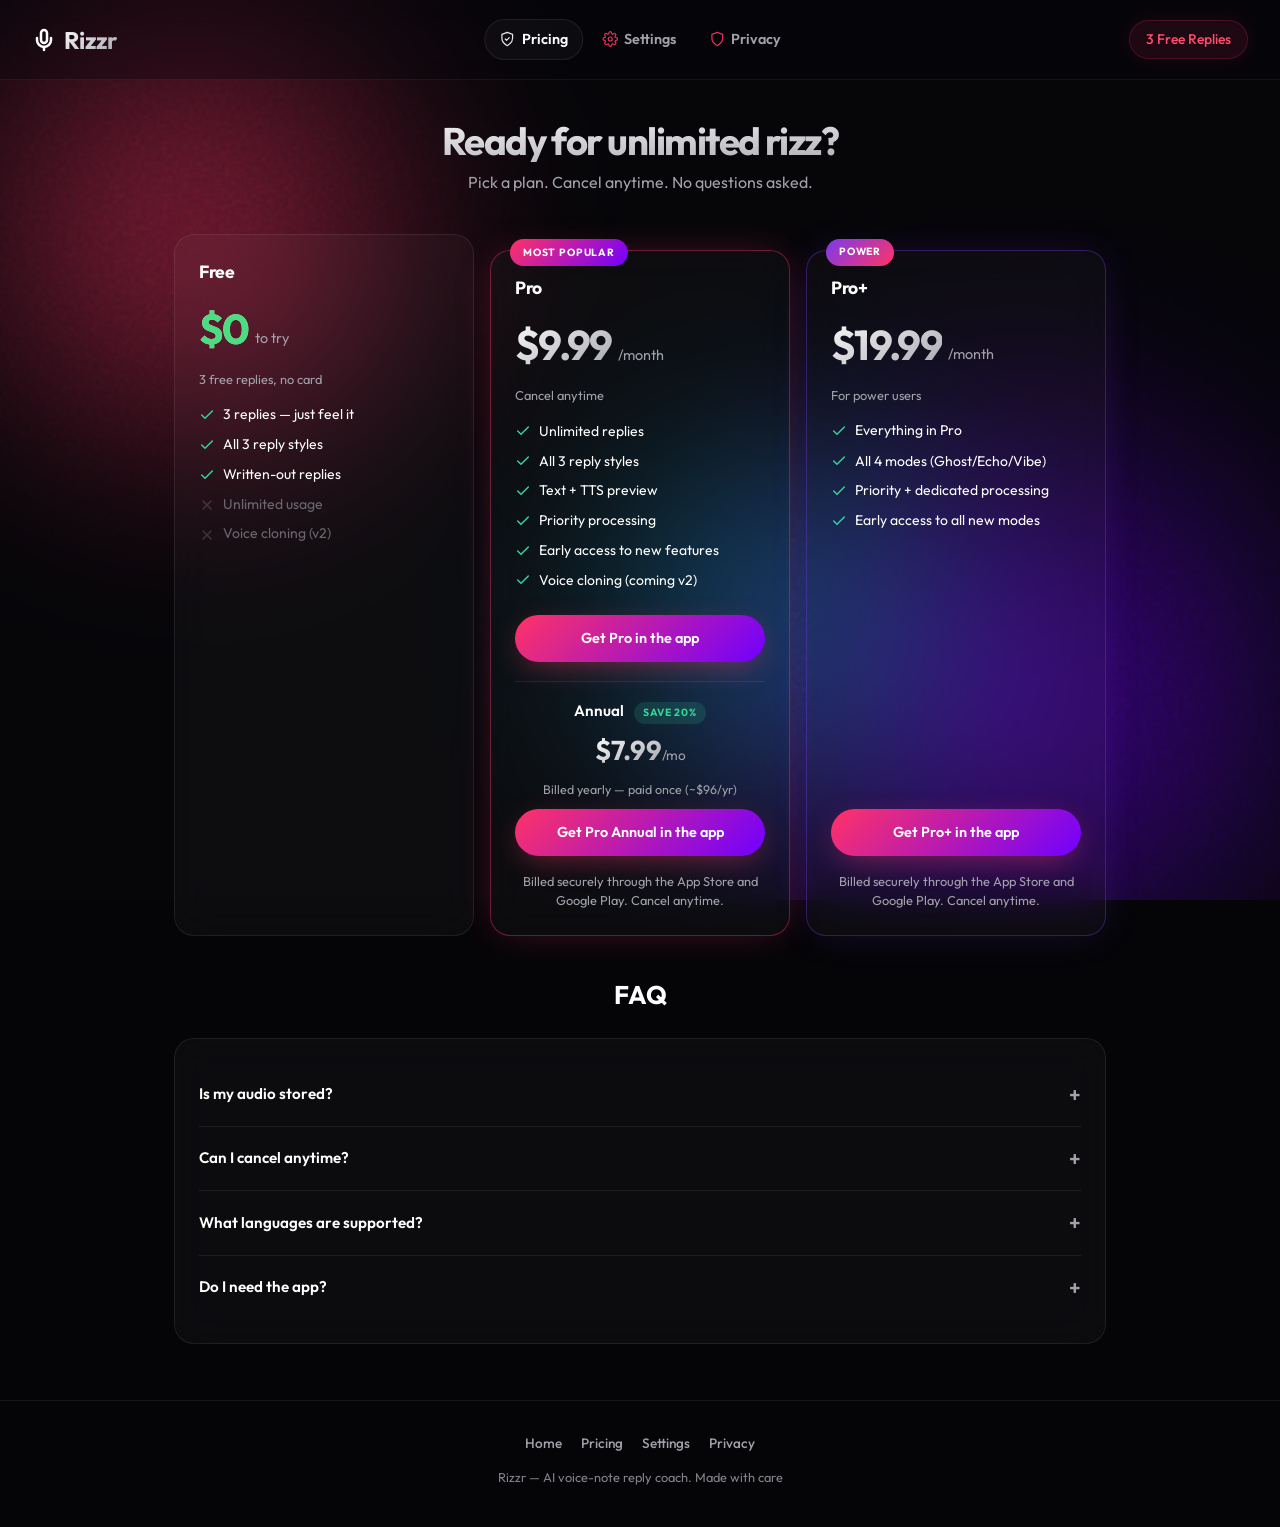
<file: pricing.html>
<!DOCTYPE html>
<html lang="en">
<head>
  <meta charset="UTF-8">
  <meta name="viewport" content="width=device-width, initial-scale=1.0, viewport-fit=cover">
  <meta name="theme-color" content="#050508">
  <meta name="description" content="Rizzr pricing — 3 free AI voice-note replies to try, or Pro for unlimited. Cancel anytime.">
  <title>Pricing | Rizzr</title>
  <meta property="og:type" content="website">
  <meta property="og:site_name" content="Rizzr">
  <meta property="og:title" content="Rizzr Pricing — Free to start, Pro for unlimited.">
  <meta property="og:description" content="Start with 3 free AI replies. Upgrade to Pro for unlimited confident, natural voice-note replies. Cancel anytime.">
  <meta property="og:url" content="https://damgeed.github.io/Rizzr/pricing.html">
  <meta property="og:image" content="https://damgeed.github.io/Rizzr/assets/img/og-card.png?v=1">
  <meta property="og:image:width" content="1200">
  <meta property="og:image:height" content="630">
  <meta name="twitter:card" content="summary_large_image">
  <meta name="twitter:title" content="Rizzr Pricing — Free to start, Pro for unlimited.">
  <meta name="twitter:description" content="Start with 3 free AI replies. Upgrade to Pro for unlimited confident, natural voice-note replies.">
  <meta name="twitter:image" content="https://damgeed.github.io/Rizzr/assets/img/og-card.png?v=1">
  <link rel="preconnect" href="https://fonts.googleapis.com">
  <link rel="preconnect" href="https://fonts.gstatic.com" crossorigin>
  <link rel="icon" type="image/svg+xml" href="assets/img/favicon.svg?v=4">
  <link rel="icon" type="image/png" sizes="192x192" href="assets/img/icon-192.png?v=3">
  <link rel="apple-touch-icon" href="assets/img/icon-192.png?v=3">
  <link href="https://fonts.googleapis.com/css2?family=Outfit:wght@300;400;500;600;700&display=swap" rel="stylesheet">
  <link rel="manifest" href="manifest.json">
  <link rel="stylesheet" href="assets/css/midnight-aura.css?v=hgt17">
  <style>
    /* Pricing-specific */
    .pricing-grid { display: grid; grid-template-columns: 1fr; gap: 1rem; margin-bottom: 2.5rem; }
    @media (min-width: 640px) { .pricing-grid { grid-template-columns: 1fr 1fr; } }
    @media (min-width: 900px) { .pricing-grid { grid-template-columns: 1fr 1fr 1fr; } }
    .pricing-plan { display: flex; flex-direction: column; position: relative; }
    .plan-name { font-size: 1.1rem; font-weight: 700; letter-spacing: -0.02em; margin-bottom: 0.75rem; }
    .plan-price { display: flex; align-items: baseline; gap: 0.4rem; margin-bottom: 1rem; }
    .plan-price .amount { font-size: 2.6rem; font-weight: 700; letter-spacing: -0.04em; background: linear-gradient(to bottom right, #fff, #a1a1aa); -webkit-background-clip: text; background-clip: text; -webkit-text-fill-color: transparent; }
    .plan-price .unit { color: var(--text-muted); font-size: 0.9rem; }
    .plan-price .free-amount { color: #4ade80; -webkit-text-fill-color: #4ade80; }
    .plan-features { list-style: none; display: flex; flex-direction: column; gap: 0.55rem; margin-bottom: 1.5rem; flex: 1; }
    .plan-features li { font-size: 0.875rem; color: var(--text-main); display: flex; align-items: center; gap: 0.5rem; }
    .plan-features li.off { color: var(--text-muted); opacity: 0.6; }
    .pro-card { border: 1px solid rgba(255,51,102,0.4); box-shadow: 0 0 40px -10px rgba(255,51,102,0.35); }
    .proplus-card { border: 1px solid rgba(124,58,237,0.35); box-shadow: 0 0 40px -10px rgba(124,58,237,0.25); }
    .pro-badge {
      display: inline-block; background: linear-gradient(135deg, var(--orb-1), var(--orb-2)); color: #fff;
      font-size: 0.65rem; font-weight: 700; text-transform: uppercase; letter-spacing: 0.08em;
      padding: 0.35rem 0.8rem; border-radius: var(--radius-pill);
      position: absolute; top: -12px; left: 1.2rem;
    }
    .plan-features li svg { width: 16px; height: 16px; flex-shrink: 0; }
    .plan-features li .tick-ok { color: #34d399; }
    .plan-features li.off .tick-ok { color: var(--text-muted); opacity: 0.45; }
    .secure-text { text-align: center; color: var(--text-muted); font-size: 0.8rem; margin-top: 1rem; }

    /* FAQ */
    .faq-title { font-size: 1.6rem; font-weight: 700; text-align: center; margin-bottom: 1.5rem; }
    .faq-item { border-bottom: 1px solid var(--glass-border); }
    .faq-item:last-child { border-bottom: none; }
    .faq-summary {
      display: flex; justify-content: space-between; align-items: center;
      padding: 1rem 0; cursor: pointer; list-style: none;
      font-size: 0.95rem; font-weight: 600; color: var(--text-main); transition: var(--transition);
    }
    .faq-summary::-webkit-details-marker { display: none; }
    .faq-summary::after { content: '+'; font-size: 1.3rem; color: var(--text-muted); transition: var(--transition); }
    details[open] .faq-summary::after { transform: rotate(45deg); color: var(--orb-1); }
    .faq-answer { padding: 0 0 1.1rem; color: var(--text-muted); font-size: 0.875rem; line-height: 1.6; }
  </style>
</head>
<body>

  <!-- Background Layer -->
  <div class="bg-container">
    <div class="orb orb-1"></div>
    <div class="orb orb-2"></div>
    <div class="orb orb-3"></div>
  </div>
  <div class="noise"></div>

  <!-- Header -->
  <header class="nav-header">
    <a href="index.html" class="logo">
      <svg width="24" height="24" viewBox="0 0 24 24" fill="none" stroke="currentColor" stroke-width="2.5" stroke-linecap="round" stroke-linejoin="round">
        <path d="M12 2a3 3 0 0 0-3 3v7a3 3 0 0 0 6 0V5a3 3 0 0 0-3-3Z"/>
        <path d="M19 10v2a7 7 0 0 1-14 0v-2"/>
        <line x1="12" y1="19" x2="12" y2="22"/>
      </svg>
      <span>Rizzr</span>
    </a>
    <nav class="nav-links" id="navLinks">
      <a href="pricing.html" class="nav-link active"><svg viewBox="0 0 24 24" fill="none" stroke="currentColor" stroke-width="1.8" stroke-linecap="round" stroke-linejoin="round" aria-hidden="true"><path d="M12 2l8 3v6c0 5-3.5 8.5-8 11-4.5-2.5-8-6-8-11V5Z"/><path d="M9 12l2 2 4-4"/></svg>Pricing</a>
      <a href="settings.html" class="nav-link"><svg viewBox="0 0 24 24" fill="none" stroke="currentColor" stroke-width="1.8" stroke-linecap="round" stroke-linejoin="round" aria-hidden="true"><circle cx="12" cy="12" r="3"/><path d="M19.4 15a1.7 1.7 0 0 0 .34 1.87l.06.06a2 2 0 1 1-2.83 2.83l-.06-.06a1.7 1.7 0 0 0-1.87-.34 1.7 1.7 0 0 0-1 1.55V21a2 2 0 1 1-4 0v-.09a1.7 1.7 0 0 0-1-1.55 1.7 1.7 0 0 0-1.87.34l-.06.06a2 2 0 1 1-2.83-2.83l.06-.06a1.7 1.7 0 0 0 .34-1.87 1.7 1.7 0 0 0-1.55-1H3a2 2 0 1 1 0-4h.09a1.7 1.7 0 0 0 1.55-1 1.7 1.7 0 0 0-.34-1.87l-.06-.06a2 2 0 1 1 2.83-2.83l.06.06a1.7 1.7 0 0 0 1.87.34h0a1.7 1.7 0 0 0 1-1.55V3a2 2 0 1 1 4 0v.09a1.7 1.7 0 0 0 1 1.55h0a1.7 1.7 0 0 0 1.87-.34l.06-.06a2 2 0 1 1 2.83 2.83l-.06.06a1.7 1.7 0 0 0-.34 1.87v0a1.7 1.7 0 0 0 1.55 1H21a2 2 0 1 1 0 4h-.09a1.7 1.7 0 0 0-1.55 1Z"/></svg>Settings</a>
      <a href="privacy.html" class="nav-link"><svg viewBox="0 0 24 24" fill="none" stroke="currentColor" stroke-width="1.8" stroke-linecap="round" stroke-linejoin="round" aria-hidden="true"><path d="M12 2l8 3v6c0 5-3.5 8.5-8 11-4.5-2.5-8-6-8-11V5Z"/></svg>Privacy</a>
    </nav>
    <div class="freemium-badge">3 Free Replies</div>
    <button class="nav-toggle" id="navToggle" aria-label="Menu" aria-expanded="false">
      <span></span><span></span><span></span>
    </button>
  </header>

  <main class="page-container">
    <h1 class="page-title">Ready for unlimited rizz?</h1>
    <p class="page-sub">Pick a plan. Cancel anytime. No questions asked.</p>

    <div class="pricing-grid">
      <!-- FREE -->
      <div class="glass-card pricing-plan">
        <div class="plan-name">Free</div>
        <div class="plan-price"><span class="amount free-amount">$0</span><span class="unit">to try</span></div>
        <p class="billed-note" style="font-size:0.8rem;color:var(--text-muted);margin:-0.4rem 0 1rem;">3 free replies, no card</p>
        <ul class="plan-features">
          <li><svg viewBox="0 0 24 24" fill="none" stroke="currentColor" stroke-width="2.2" stroke-linecap="round" stroke-linejoin="round" class="tick-ok" aria-hidden="true"><path d="M20 6L9 17l-5-5"/></svg> 3 replies — just feel it</li>
          <li><svg viewBox="0 0 24 24" fill="none" stroke="currentColor" stroke-width="2.2" stroke-linecap="round" stroke-linejoin="round" class="tick-ok" aria-hidden="true"><path d="M20 6L9 17l-5-5"/></svg> All 3 reply styles</li>
          <li><svg viewBox="0 0 24 24" fill="none" stroke="currentColor" stroke-width="2.2" stroke-linecap="round" stroke-linejoin="round" class="tick-ok" aria-hidden="true"><path d="M20 6L9 17l-5-5"/></svg> Written-out replies</li>
          <li class="off"><svg viewBox="0 0 24 24" fill="none" stroke="currentColor" stroke-width="2.2" stroke-linecap="round" class="tick-ok" aria-hidden="true"><path d="M18 6L6 18M6 6l12 12"/></svg> Unlimited usage</li>
          <li class="off"><svg viewBox="0 0 24 24" fill="none" stroke="currentColor" stroke-width="2.2" stroke-linecap="round" class="tick-ok" aria-hidden="true"><path d="M18 6L6 18M6 6l12 12"/></svg> Voice cloning (v2)</li>
        </ul>
      </div>

      <!-- PRO -->
      <div class="glass-card pricing-plan pro-card">
        <div class="pro-badge">Most Popular</div>
        <div class="plan-name">Pro</div>
        <div class="plan-price"><span class="amount">$9.99</span><span class="unit">/month</span></div>
        <p class="billed-note" style="font-size:0.8rem;color:var(--text-muted);margin:-0.4rem 0 1rem;">Cancel anytime</p>
        <ul class="plan-features">
          <li><svg viewBox="0 0 24 24" fill="none" stroke="currentColor" stroke-width="2.2" stroke-linecap="round" stroke-linejoin="round" class="tick-ok" aria-hidden="true"><path d="M20 6L9 17l-5-5"/></svg> Unlimited replies</li>
          <li><svg viewBox="0 0 24 24" fill="none" stroke="currentColor" stroke-width="2.2" stroke-linecap="round" stroke-linejoin="round" class="tick-ok" aria-hidden="true"><path d="M20 6L9 17l-5-5"/></svg> All 3 reply styles</li>
          <li><svg viewBox="0 0 24 24" fill="none" stroke="currentColor" stroke-width="2.2" stroke-linecap="round" stroke-linejoin="round" class="tick-ok" aria-hidden="true"><path d="M20 6L9 17l-5-5"/></svg> Text + TTS preview</li>
          <li><svg viewBox="0 0 24 24" fill="none" stroke="currentColor" stroke-width="2.2" stroke-linecap="round" stroke-linejoin="round" class="tick-ok" aria-hidden="true"><path d="M20 6L9 17l-5-5"/></svg> Priority processing</li>
          <li><svg viewBox="0 0 24 24" fill="none" stroke="currentColor" stroke-width="2.2" stroke-linecap="round" stroke-linejoin="round" class="tick-ok" aria-hidden="true"><path d="M20 6L9 17l-5-5"/></svg> Early access to new features</li>
          <li><svg viewBox="0 0 24 24" fill="none" stroke="currentColor" stroke-width="2.2" stroke-linecap="round" stroke-linejoin="round" class="tick-ok" aria-hidden="true"><path d="M20 6L9 17l-5-5"/></svg> Voice cloning (coming v2)</li>
        </ul>
        <a href="index.html#download" class="btn btn-primary btn-block" role="button">Get Pro in the app</a>
        <div class="annual-divider" style="height:1px;background:rgba(255,255,255,0.08);margin:1.2rem 0 1rem;"></div>
        <div class="annual-block" style="text-align:center;">
          <span style="font-weight:600;font-size:0.95rem;">Annual</span>
          <span style="display:inline-block;background:rgba(52,211,153,0.15);color:#34d399;padding:0.2rem 0.6rem;border-radius:999px;font-size:0.65rem;font-weight:700;text-transform:uppercase;letter-spacing:0.06em;margin-left:0.4rem;">Save 20%</span>
          <div style="margin:0.4rem 0 0.6rem;"><span class="amount" style="font-size:1.7rem;font-weight:700;background:linear-gradient(to bottom right,#fff,#a1a1aa);-webkit-background-clip:text;background-clip:text;-webkit-text-fill-color:transparent;">$7.99</span><span style="color:var(--text-muted);font-size:0.85rem;">/mo</span></div>
          <p style="font-size:0.78rem;color:var(--text-muted);margin:0 0 0.6rem;">Billed yearly — paid once (~$96/yr)</p>
          <a href="index.html#download" class="btn btn-primary btn-block" role="button">Get Pro Annual in the app</a>
        </div>
        <p class="secure-text">Billed securely through the App Store and Google Play. Cancel anytime.</p>
      </div>

      <!-- PRO+ (decoy tier — anchors Pro, lifts take-rate) -->
      <div class="glass-card pricing-plan proplus-card">
        <div class="pro-badge" style="background:linear-gradient(135deg,#7c3aed,#ff3366);">Power</div>
        <div class="plan-name">Pro+</div>
        <div class="plan-price"><span class="amount">$19.99</span><span class="unit">/month</span></div>
        <p class="billed-note" style="font-size:0.8rem;color:var(--text-muted);margin:-0.4rem 0 1rem;">For power users</p>
        <ul class="plan-features">
          <li><svg viewBox="0 0 24 24" fill="none" stroke="currentColor" stroke-width="2.2" stroke-linecap="round" stroke-linejoin="round" class="tick-ok" aria-hidden="true"><path d="M20 6L9 17l-5-5"/></svg> Everything in Pro</li>
          <li><svg viewBox="0 0 24 24" fill="none" stroke="currentColor" stroke-width="2.2" stroke-linecap="round" stroke-linejoin="round" class="tick-ok" aria-hidden="true"><path d="M20 6L9 17l-5-5"/></svg> All 4 modes (Ghost/Echo/Vibe)</li>
          <li><svg viewBox="0 0 24 24" fill="none" stroke="currentColor" stroke-width="2.2" stroke-linecap="round" stroke-linejoin="round" class="tick-ok" aria-hidden="true"><path d="M20 6L9 17l-5-5"/></svg> Priority + dedicated processing</li>
          <li><svg viewBox="0 0 24 24" fill="none" stroke="currentColor" stroke-width="2.2" stroke-linecap="round" stroke-linejoin="round" class="tick-ok" aria-hidden="true"><path d="M20 6L9 17l-5-5"/></svg> Early access to all new modes</li>
        </ul>
        <a href="index.html#download" class="btn btn-primary btn-block" role="button">Get Pro+ in the app</a>
        <p class="secure-text">Billed securely through the App Store and Google Play. Cancel anytime.</p>
      </div>
    </div>

    <!-- FAQ -->
    <h2 class="faq-title">FAQ</h2>
    <div class="glass-card">
      <details class="faq-item">
        <summary class="faq-summary">Is my audio stored?</summary>
        <p class="faq-answer">No. Audio is processed in memory and deleted immediately after transcription. Zero persistence.</p>
      </details>
      <details class="faq-item">
        <summary class="faq-summary">Can I cancel anytime?</summary>
        <p class="faq-answer">Yes. Cancel from the Rizzr app, your Apple ID subscriptions, or Google Play subscriptions. You keep Pro until the end of your billing period.</p>
      </details>
      <details class="faq-item">
        <summary class="faq-summary">What languages are supported?</summary>
        <p class="faq-answer">Whisper auto-detects 50+ languages. Replies match the detected language automatically.</p>
      </details>
      <details class="faq-item">
        <summary class="faq-summary">Do I need the app?</summary>
        <p class="faq-answer">Rizzr is designed as a native iOS and Android app for the best experience — record or drop in a voice note and get replies right on your phone. Grab it free on the App Store or Google Play.</p>
      </details>
    </div>
  </main>

  <footer class="footer">
    <div class="footer__links">
      <a href="index.html" class="footer__link">Home</a>
      <a href="pricing.html" class="footer__link">Pricing</a>
      <a href="settings.html" class="footer__link">Settings</a>
      <a href="privacy.html" class="footer__link">Privacy</a>
    </div>
    <p>Rizzr — AI voice-note reply coach. Made with care</p>
  </footer>

  <script>
    if ('serviceWorker' in navigator) navigator.serviceWorker.register('sw.js').catch(function() {});
    // ---- Mobile hamburger nav toggle ----
    (function() {
      var toggle = document.getElementById('navToggle');
      var links = document.getElementById('navLinks');
      if (!toggle || !links) return;
      function closeNav() {
        links.classList.remove('open');
        toggle.classList.remove('open');
        toggle.setAttribute('aria-expanded', 'false');
      }
      toggle.addEventListener('click', function() {
        var open = links.classList.toggle('open');
        toggle.classList.toggle('open', open);
        toggle.setAttribute('aria-expanded', open ? 'true' : 'false');
      });
      // close when clicking anywhere outside the nav
      document.addEventListener('click', function(e) {
        if (!links.classList.contains('open')) return;
        if (links.contains(e.target) || toggle.contains(e.target)) return;
        closeNav();
      });
      // close when a link is chosen
      Array.prototype.slice.call(links.querySelectorAll('a')).forEach(function(a) {
        a.addEventListener('click', closeNav);
      });
    })();
  </script>
</body>
</html>
</file>
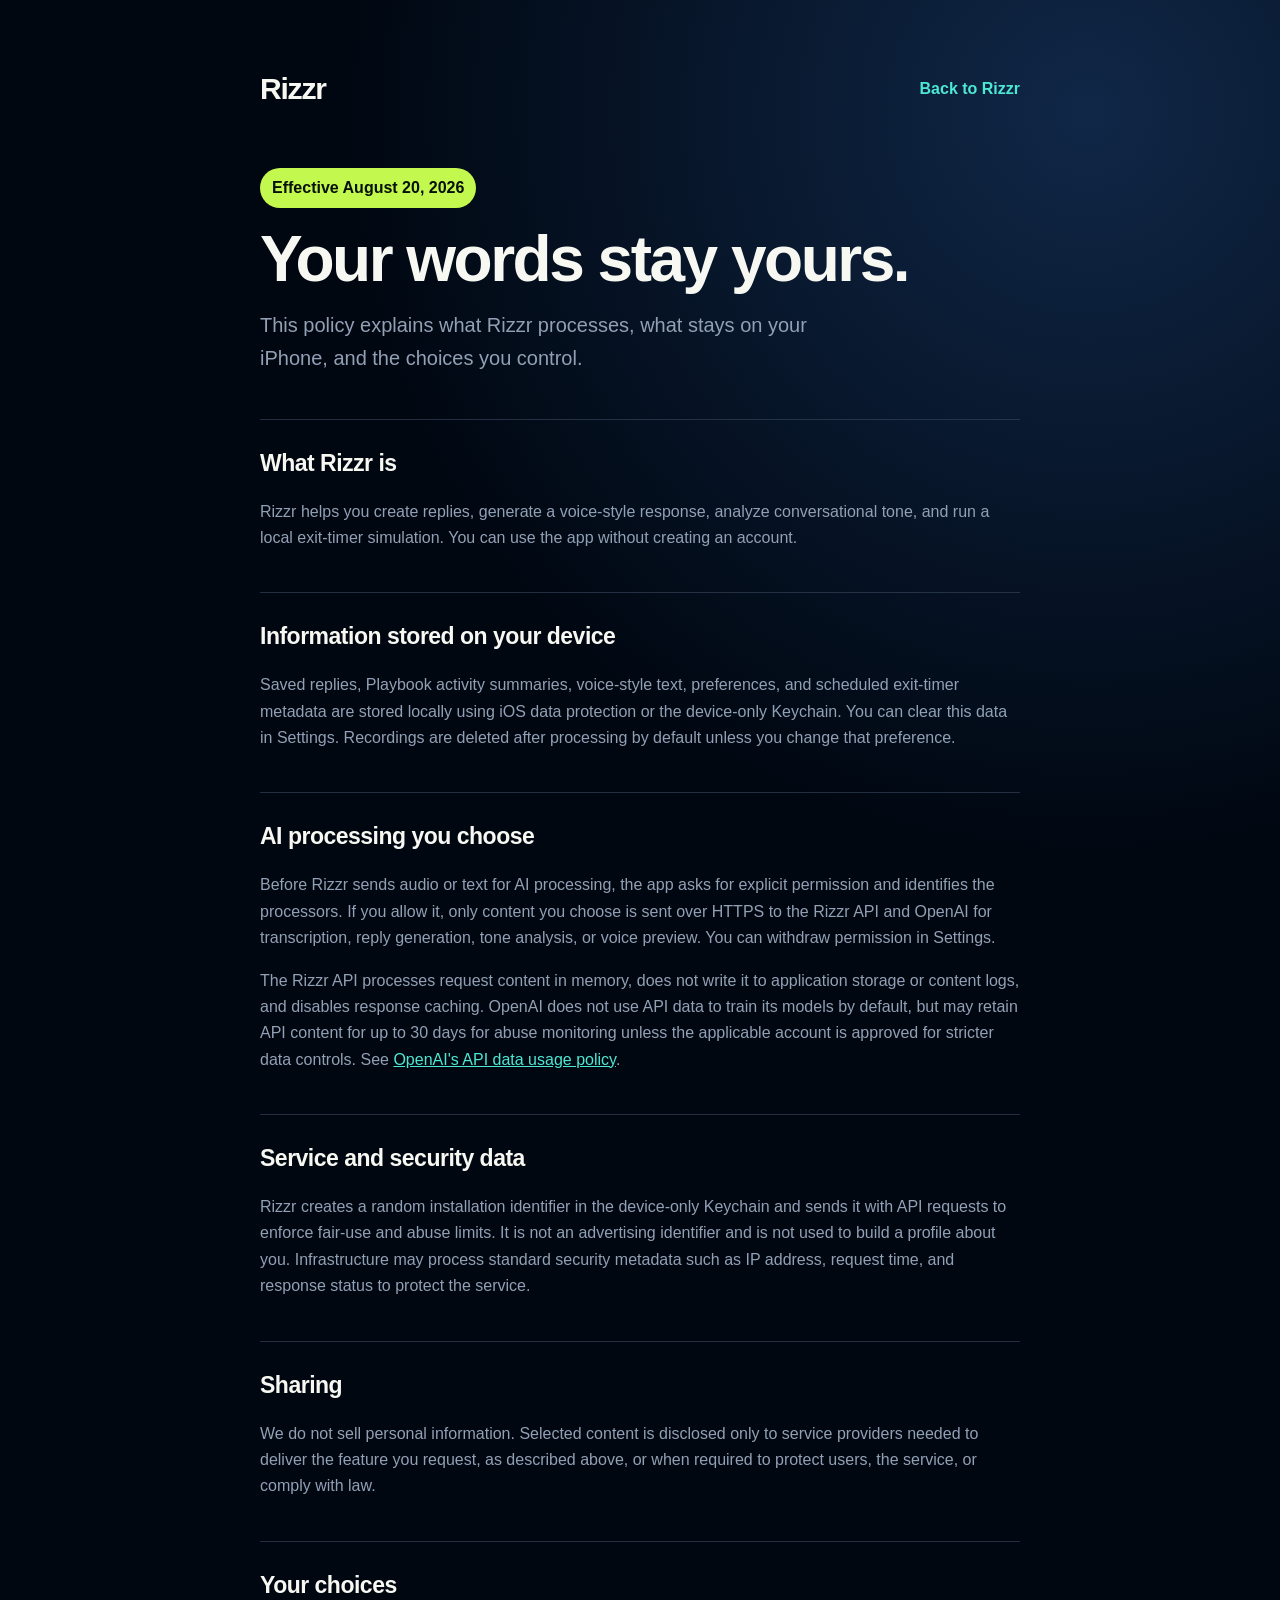
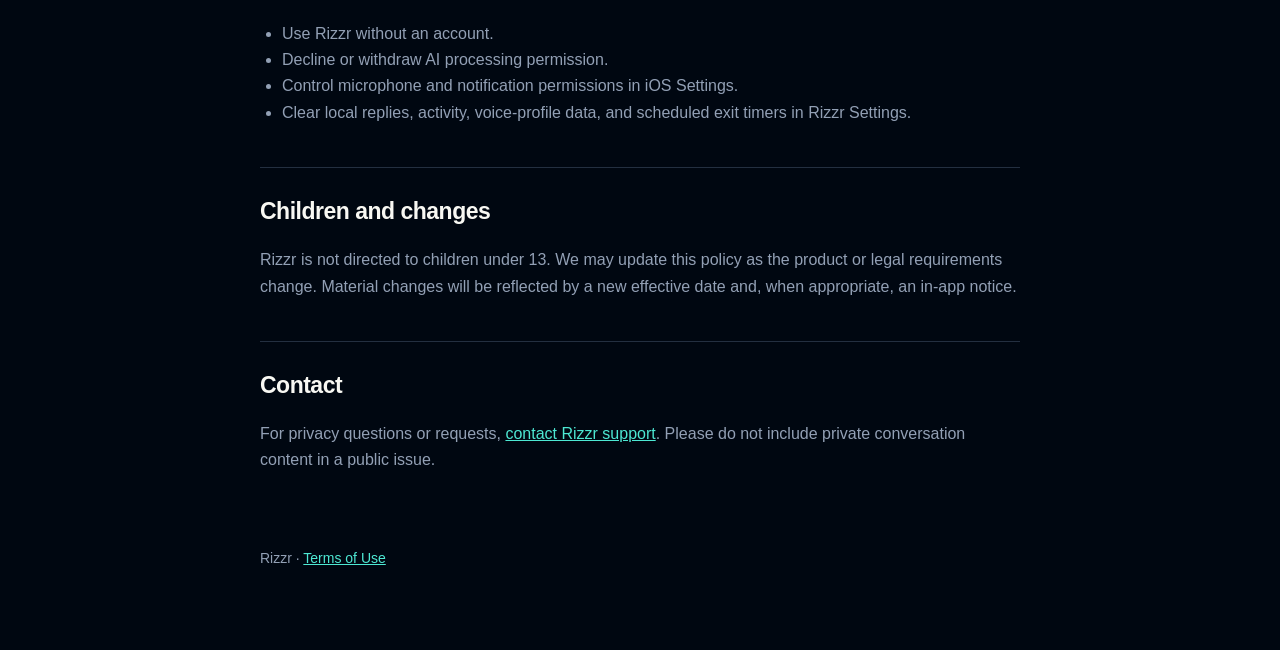
<file: privacy.html>
<!doctype html>
<html lang="en">
<head>
  <meta charset="utf-8">
  <meta name="viewport" content="width=device-width, initial-scale=1">
  <meta name="color-scheme" content="dark">
  <title>Rizzr Privacy Policy</title>
  <style>
    :root{--bg:#000711;--surface:#07111b;--text:#f8f8f3;--muted:#92a0b5;--lime:#c3f94e;--mint:#4de8d3;--line:#334154}
    *{box-sizing:border-box}body{margin:0;background:radial-gradient(circle at 85% 5%,#102747 0,transparent 31%),var(--bg);color:var(--text);font:16px/1.65 Inter,ui-sans-serif,-apple-system,BlinkMacSystemFont,"Segoe UI",sans-serif}
    main{width:min(760px,calc(100% - 40px));margin:0 auto;padding:64px 0 80px}nav{display:flex;justify-content:space-between;align-items:center;margin-bottom:54px}.brand{font-size:30px;font-weight:850;letter-spacing:-1.2px}.back{color:var(--mint);text-decoration:none;font-weight:700}
    h1{font-size:clamp(40px,8vw,64px);line-height:.98;letter-spacing:-2.5px;margin:0 0 18px}.lede{font-size:20px;color:var(--muted);max-width:620px;margin:0 0 44px}.stamp{display:inline-block;color:#071009;background:var(--lime);font-weight:800;border-radius:999px;padding:7px 12px;margin-bottom:20px}
    section{padding:25px 0;border-top:1px solid color-mix(in srgb,var(--line) 70%,transparent)}h2{font-size:23px;letter-spacing:-.5px;margin:0 0 10px}p,li{color:var(--muted)}strong{color:var(--text)}a{color:var(--mint)}ul{padding-left:22px}footer{margin-top:32px;color:var(--muted);font-size:14px}
  </style>
</head>
<body>
<main>
  <nav><span class="brand">Rizzr</span><a class="back" href="./">Back to Rizzr</a></nav>
  <span class="stamp">Effective August 20, 2026</span>
  <h1>Your words stay yours.</h1>
  <p class="lede">This policy explains what Rizzr processes, what stays on your iPhone, and the choices you control.</p>

  <section>
    <h2>What Rizzr is</h2>
    <p>Rizzr helps you create replies, generate a voice-style response, analyze conversational tone, and run a local exit-timer simulation. You can use the app without creating an account.</p>
  </section>

  <section>
    <h2>Information stored on your device</h2>
    <p>Saved replies, Playbook activity summaries, voice-style text, preferences, and scheduled exit-timer metadata are stored locally using iOS data protection or the device-only Keychain. You can clear this data in Settings. Recordings are deleted after processing by default unless you change that preference.</p>
  </section>

  <section>
    <h2>AI processing you choose</h2>
    <p>Before Rizzr sends audio or text for AI processing, the app asks for explicit permission and identifies the processors. If you allow it, only content you choose is sent over HTTPS to the Rizzr API and OpenAI for transcription, reply generation, tone analysis, or voice preview. You can withdraw permission in Settings.</p>
    <p>The Rizzr API processes request content in memory, does not write it to application storage or content logs, and disables response caching. OpenAI does not use API data to train its models by default, but may retain API content for up to 30 days for abuse monitoring unless the applicable account is approved for stricter data controls. See <a href="https://openai.com/policies/api-data-usage-policies/">OpenAI's API data usage policy</a>.</p>
  </section>

  <section>
    <h2>Service and security data</h2>
    <p>Rizzr creates a random installation identifier in the device-only Keychain and sends it with API requests to enforce fair-use and abuse limits. It is not an advertising identifier and is not used to build a profile about you. Infrastructure may process standard security metadata such as IP address, request time, and response status to protect the service.</p>
  </section>

  <section>
    <h2>Sharing</h2>
    <p>We do not sell personal information. Selected content is disclosed only to service providers needed to deliver the feature you request, as described above, or when required to protect users, the service, or comply with law.</p>
  </section>

  <section>
    <h2>Your choices</h2>
    <ul>
      <li>Use Rizzr without an account.</li>
      <li>Decline or withdraw AI processing permission.</li>
      <li>Control microphone and notification permissions in iOS Settings.</li>
      <li>Clear local replies, activity, voice-profile data, and scheduled exit timers in Rizzr Settings.</li>
    </ul>
  </section>

  <section>
    <h2>Children and changes</h2>
    <p>Rizzr is not directed to children under 13. We may update this policy as the product or legal requirements change. Material changes will be reflected by a new effective date and, when appropriate, an in-app notice.</p>
  </section>

  <section>
    <h2>Contact</h2>
    <p>For privacy questions or requests, <a href="https://github.com/Damgeed/Rizzr/issues/new">contact Rizzr support</a>. Please do not include private conversation content in a public issue.</p>
  </section>

  <footer>Rizzr · <a href="./terms.html">Terms of Use</a></footer>
</main>
</body>
</html>
</file>
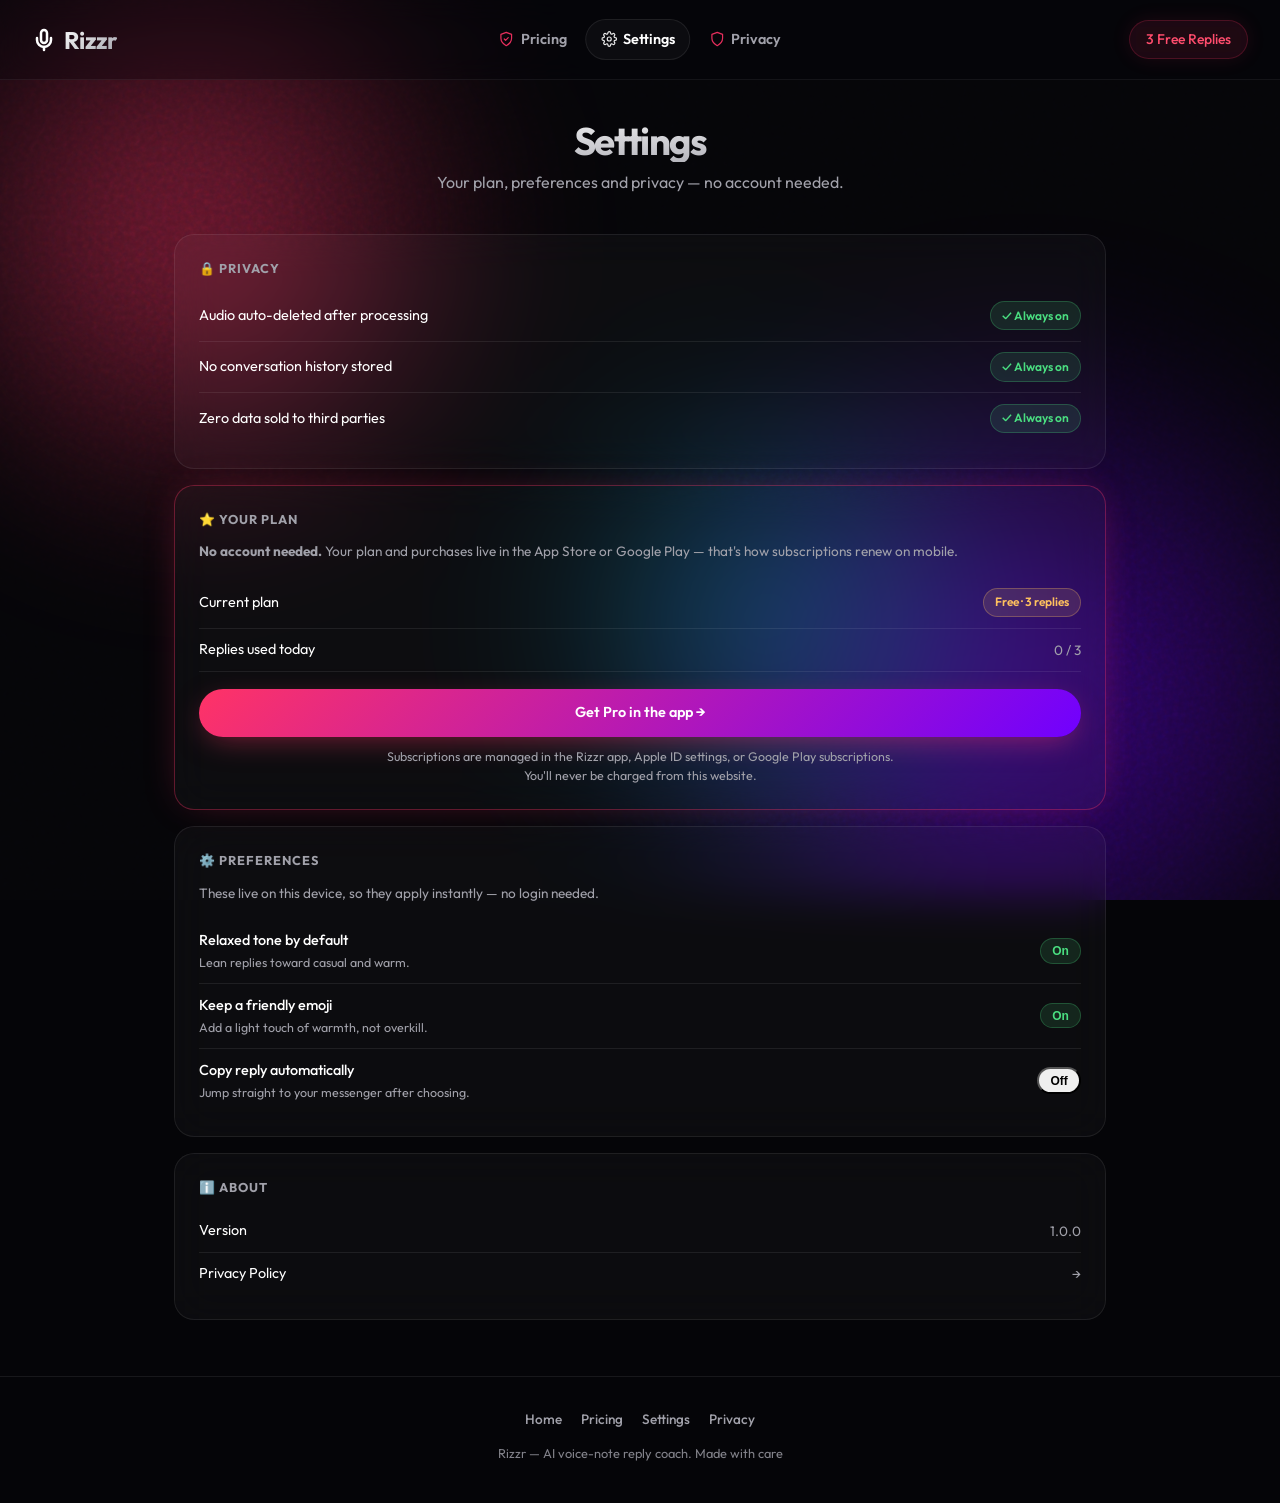
<file: settings.html>
<!DOCTYPE html>
<html lang="en">
<head>
  <meta charset="UTF-8">
  <meta name="viewport" content="width=device-width, initial-scale=1.0, viewport-fit=cover">
  <meta name="theme-color" content="#050508">
  <meta name="description" content="Rizzr settings — manage your account, privacy, and plan.">
  <title>Settings | Rizzr</title>
  <link rel="preconnect" href="https://fonts.googleapis.com">
  <link rel="preconnect" href="https://fonts.gstatic.com" crossorigin>
  <link rel="icon" type="image/svg+xml" href="assets/img/favicon.svg?v=4">
  <link rel="icon" type="image/png" sizes="192x192" href="assets/img/icon-192.png?v=3">
  <link rel="apple-touch-icon" href="assets/img/icon-192.png?v=3">
  <link href="https://fonts.googleapis.com/css2?family=Outfit:wght@300;400;500;600;700&display=swap" rel="stylesheet">
  <link rel="manifest" href="manifest.json">
  <link rel="stylesheet" href="assets/css/midnight-aura.css?v=hgt17">
  <style>
    /* Settings-specific */
    .settings-section { display: flex; flex-direction: column; }
    .settings-title { font-size: 0.8rem; font-weight: 700; text-transform: uppercase; letter-spacing: 0.08em; color: var(--text-muted); margin-bottom: 0.75rem; }
    .settings-hint { color: var(--text-muted); font-size: 0.85rem; line-height: 1.5; margin-bottom: 1rem; }
    .settings-row {
      display: flex; justify-content: space-between; align-items: center; gap: 1rem;
      padding: 0.65rem 0; border-bottom: 1px solid var(--glass-border);
      font-size: 0.9rem;
    }
    .settings-row:last-child { border-bottom: none; }
    .settings-value { color: var(--text-muted); font-size: 0.85rem; text-align: right; }
    .settings-badge { font-size: 0.75rem; font-weight: 600; padding: 0.3rem 0.7rem; border-radius: var(--radius-pill); white-space: nowrap; }
    .settings-badge--on { background: rgba(74, 222, 128, 0.12); color: #4ade80; border: 1px solid rgba(74, 222, 128, 0.25); }
    .settings-badge--free { background: rgba(255, 193, 94, 0.12); color: #FFC15E; border: 1px solid rgba(255, 193, 94, 0.28); }
    .settings-upgrade { margin-top: 1.1rem; }
    .settings-upgrade .btn { gap: 0.45rem; }
    .settings-upgrade .store-row { display: flex; justify-content: center; gap: 0.6rem; align-items: center; flex-wrap: wrap; }
    .settings-upgrade .app-store-note { text-align: center; color: var(--text-muted); font-size: 0.78rem; margin-top: 0.7rem; line-height: 1.5; }
    .settings-link { color: var(--text-main); text-decoration: none; font-size: 0.9rem; transition: var(--transition); }
    .settings-link:hover { color: var(--orb-1); }
    /* Plan card: highlighted when Pro */
    .plan-card { border: 1px solid rgba(255, 51, 102, 0.35); box-shadow: 0 0 40px -14px rgba(255, 51, 102, 0.4); }
    /* Preferences: segmented-ish leading switch row */
    .pref-row { display: flex; justify-content: space-between; align-items: center; gap: 1rem; padding: 0.7rem 0; border-bottom: 1px solid var(--glass-border); }
    .pref-row:last-child { border-bottom: none; }
    .pref-row .pref-label { display: flex; flex-direction: column; gap: 0.15rem; }
    .pref-row .pref-name { font-size: 0.9rem; font-weight: 500; }
    .pref-row .pref-desc { font-size: 0.78rem; color: var(--text-muted); line-height: 1.4; }

    /* Mobile: keep rows from overflowing on narrow screens */
    @media (max-width: 480px) {
      .settings-row { flex-wrap: wrap; row-gap: 0.35rem; }
      .settings-row .settings-label { min-width: 0; flex: 1 1 auto; }
      .settings-value { text-align: right; }
      .settings-upgrade .btn { padding: 0.8rem 1.1rem; }
    }
  </style>
</head>
<body>

  <!-- Background Layer -->
  <div class="bg-container">
    <div class="orb orb-1"></div>
    <div class="orb orb-2"></div>
    <div class="orb orb-3"></div>
  </div>
  <div class="noise"></div>

  <!-- Header -->
  <header class="nav-header">
    <a href="index.html" class="logo">
      <svg width="24" height="24" viewBox="0 0 24 24" fill="none" stroke="currentColor" stroke-width="2.5" stroke-linecap="round" stroke-linejoin="round">
        <path d="M12 2a3 3 0 0 0-3 3v7a3 3 0 0 0 6 0V5a3 3 0 0 0-3-3Z"/>
        <path d="M19 10v2a7 7 0 0 1-14 0v-2"/>
        <line x1="12" y1="19" x2="12" y2="22"/>
      </svg>
      <span>Rizzr</span>
    </a>
    <nav class="nav-links" id="navLinks">
      <a href="pricing.html" class="nav-link"><svg viewBox="0 0 24 24" fill="none" stroke="currentColor" stroke-width="1.8" stroke-linecap="round" stroke-linejoin="round" aria-hidden="true"><path d="M12 2l8 3v6c0 5-3.5 8.5-8 11-4.5-2.5-8-6-8-11V5Z"/><path d="M9 12l2 2 4-4"/></svg>Pricing</a>
      <a href="settings.html" class="nav-link active"><svg viewBox="0 0 24 24" fill="none" stroke="currentColor" stroke-width="1.8" stroke-linecap="round" stroke-linejoin="round" aria-hidden="true"><circle cx="12" cy="12" r="3"/><path d="M19.4 15a1.7 1.7 0 0 0 .34 1.87l.06.06a2 2 0 1 1-2.83 2.83l-.06-.06a1.7 1.7 0 0 0-1.87-.34 1.7 1.7 0 0 0-1 1.55V21a2 2 0 1 1-4 0v-.09a1.7 1.7 0 0 0-1-1.55 1.7 1.7 0 0 0-1.87.34l-.06.06a2 2 0 1 1-2.83-2.83l.06-.06a1.7 1.7 0 0 0 .34-1.87 1.7 1.7 0 0 0-1.55-1H3a2 2 0 1 1 0-4h.09a1.7 1.7 0 0 0 1.55-1 1.7 1.7 0 0 0-.34-1.87l-.06-.06a2 2 0 1 1 2.83-2.83l.06.06a1.7 1.7 0 0 0 1.87.34h0a1.7 1.7 0 0 0 1-1.55V3a2 2 0 1 1 4 0v.09a1.7 1.7 0 0 0 1 1.55h0a1.7 1.7 0 0 0 1.87-.34l.06-.06a2 2 0 1 1 2.83 2.83l-.06.06a1.7 1.7 0 0 0-.34 1.87v0a1.7 1.7 0 0 0 1.55 1H21a2 2 0 1 1 0 4h-.09a1.7 1.7 0 0 0-1.55 1Z"/></svg>Settings</a>
      <a href="privacy.html" class="nav-link"><svg viewBox="0 0 24 24" fill="none" stroke="currentColor" stroke-width="1.8" stroke-linecap="round" stroke-linejoin="round" aria-hidden="true"><path d="M12 2l8 3v6c0 5-3.5 8.5-8 11-4.5-2.5-8-6-8-11V5Z"/></svg>Privacy</a>
    </nav>
    <div class="freemium-badge">3 Free Replies</div>
    <button class="nav-toggle" id="navToggle" aria-label="Menu" aria-expanded="false">
      <span></span><span></span><span></span>
    </button>
  </header>

  <main class="page-container">
    <h1 class="page-title">Settings</h1>
    <p class="page-sub">Your plan, preferences and privacy — no account needed.</p>

    <!-- PRIVACY -->
    <div class="glass-card settings-section">
      <div class="settings-title">🔒 Privacy</div>
      <div class="settings-row">
        <span>Audio auto-deleted after processing</span>
        <span class="settings-badge settings-badge--on">✓ Always on</span>
      </div>
      <div class="settings-row">
        <span>No conversation history stored</span>
        <span class="settings-badge settings-badge--on">✓ Always on</span>
      </div>
      <div class="settings-row">
        <span>Zero data sold to third parties</span>
        <span class="settings-badge settings-badge--on">✓ Always on</span>
      </div>
    </div>

    <!-- YOUR PLAN -->
    <div class="glass-card settings-section plan-card">
      <div class="settings-title">⭐ Your Plan</div>
      <div class="settings-hint"><strong>No account needed.</strong> Your plan and purchases live in the App Store or Google Play — that's how subscriptions renew on mobile.</div>
      <div class="settings-row">
        <span class="settings-label">Current plan</span>
        <span class="settings-badge settings-badge--free">Free · 3 replies</span>
      </div>
      <div class="settings-row">
        <span class="settings-label">Replies used today</span>
        <span class="settings-value" data-free-count>0 / 3</span>
      </div>
      <div class="settings-upgrade">
        <a href="index.html#download" class="btn btn-primary btn-block">Get Pro in the app →</a>
        <div class="app-store-note">Subscriptions are managed in the Rizzr app, Apple ID settings, or Google Play subscriptions.<br>You'll never be charged from this website.</div>
      </div>
    </div>

    <!-- PREFERENCES (on-device) -->
    <div class="glass-card settings-section">
      <div class="settings-title">⚙️ Preferences</div>
      <div class="settings-hint">These live on this device, so they apply instantly — no login needed.</div>
      <div class="pref-row">
        <span class="pref-label">
          <span class="pref-name">Relaxed tone by default</span>
          <span class="pref-desc">Lean replies toward casual and warm.</span>
        </span>
        <button class="settings-badge settings-badge--on" type="button" data-toggle aria-pressed="true">On</button>
      </div>
      <div class="pref-row">
        <span class="pref-label">
          <span class="pref-name">Keep a friendly emoji</span>
          <span class="pref-desc">Add a light touch of warmth, not overkill.</span>
        </span>
        <button class="settings-badge settings-badge--on" type="button" data-toggle aria-pressed="true">On</button>
      </div>
      <div class="pref-row">
        <span class="pref-label">
          <span class="pref-name">Copy reply automatically</span>
          <span class="pref-desc">Jump straight to your messenger after choosing.</span>
        </span>
        <button class="settings-badge" type="button" data-toggle aria-pressed="false">Off</button>
      </div>
    </div>

    <!-- ABOUT -->
    <div class="glass-card settings-section">
      <div class="settings-title">ℹ️ About</div>
      <div class="settings-row">
        <span>Version</span>
        <span class="settings-value">1.0.0</span>
      </div>
      <div class="settings-row">
        <a href="privacy.html" class="settings-link">Privacy Policy</a>
        <span class="settings-value">→</span>
      </div>
    </div>
  </main>

  <footer class="footer">
    <div class="footer__links">
      <a href="index.html" class="footer__link">Home</a>
      <a href="pricing.html" class="footer__link">Pricing</a>
      <a href="settings.html" class="footer__link">Settings</a>
      <a href="privacy.html" class="footer__link">Privacy</a>
    </div>
    <p>Rizzr — AI voice-note reply coach. Made with care</p>
  </footer>

  <script>
    if ('serviceWorker' in navigator) navigator.serviceWorker.register('sw.js').catch(function() {});
    // ---- Mobile hamburger nav toggle ----
    (function() {
      var toggle = document.getElementById('navToggle');
      var links = document.getElementById('navLinks');
      if (!toggle || !links) return;
      function closeNav() {
        links.classList.remove('open');
        toggle.classList.remove('open');
        toggle.setAttribute('aria-expanded', 'false');
      }
      toggle.addEventListener('click', function() {
        var open = links.classList.toggle('open');
        toggle.classList.toggle('open', open);
        toggle.setAttribute('aria-expanded', open ? 'true' : 'false');
      });
      // close when clicking anywhere outside the nav
      document.addEventListener('click', function(e) {
        if (!links.classList.contains('open')) return;
        if (links.contains(e.target) || toggle.contains(e.target)) return;
        closeNav();
      });
      // close when a link is chosen
      Array.prototype.slice.call(links.querySelectorAll('a')).forEach(function(a) {
        a.addEventListener('click', closeNav);
      });
    })();

    // ---- Settings: on-device prefs toggles + free usage count ----
    (function() {
      // Toggle buttons (On/Off)
      Array.prototype.slice.call(document.querySelectorAll('[data-toggle]')).forEach(function(btn){
        btn.addEventListener('click', function(){
          var on = btn.getAttribute('aria-pressed') === 'true';
          btn.setAttribute('aria-pressed', on ? 'false' : 'true');
          btn.textContent = on ? 'Off' : 'On';
          btn.classList.toggle('settings-badge--on', !on);
        });
      });
      // Free usage count (client-side demo value — real count lives in the app)
      var fc = document.querySelector('[data-free-count]');
      if (fc) {
        var used = parseInt(localStorage.getItem('rizzr_free_used') || '0', 10);
        fc.textContent = used + ' / 3';
      }
    })();
  </script>
</body>
</html>
</file>
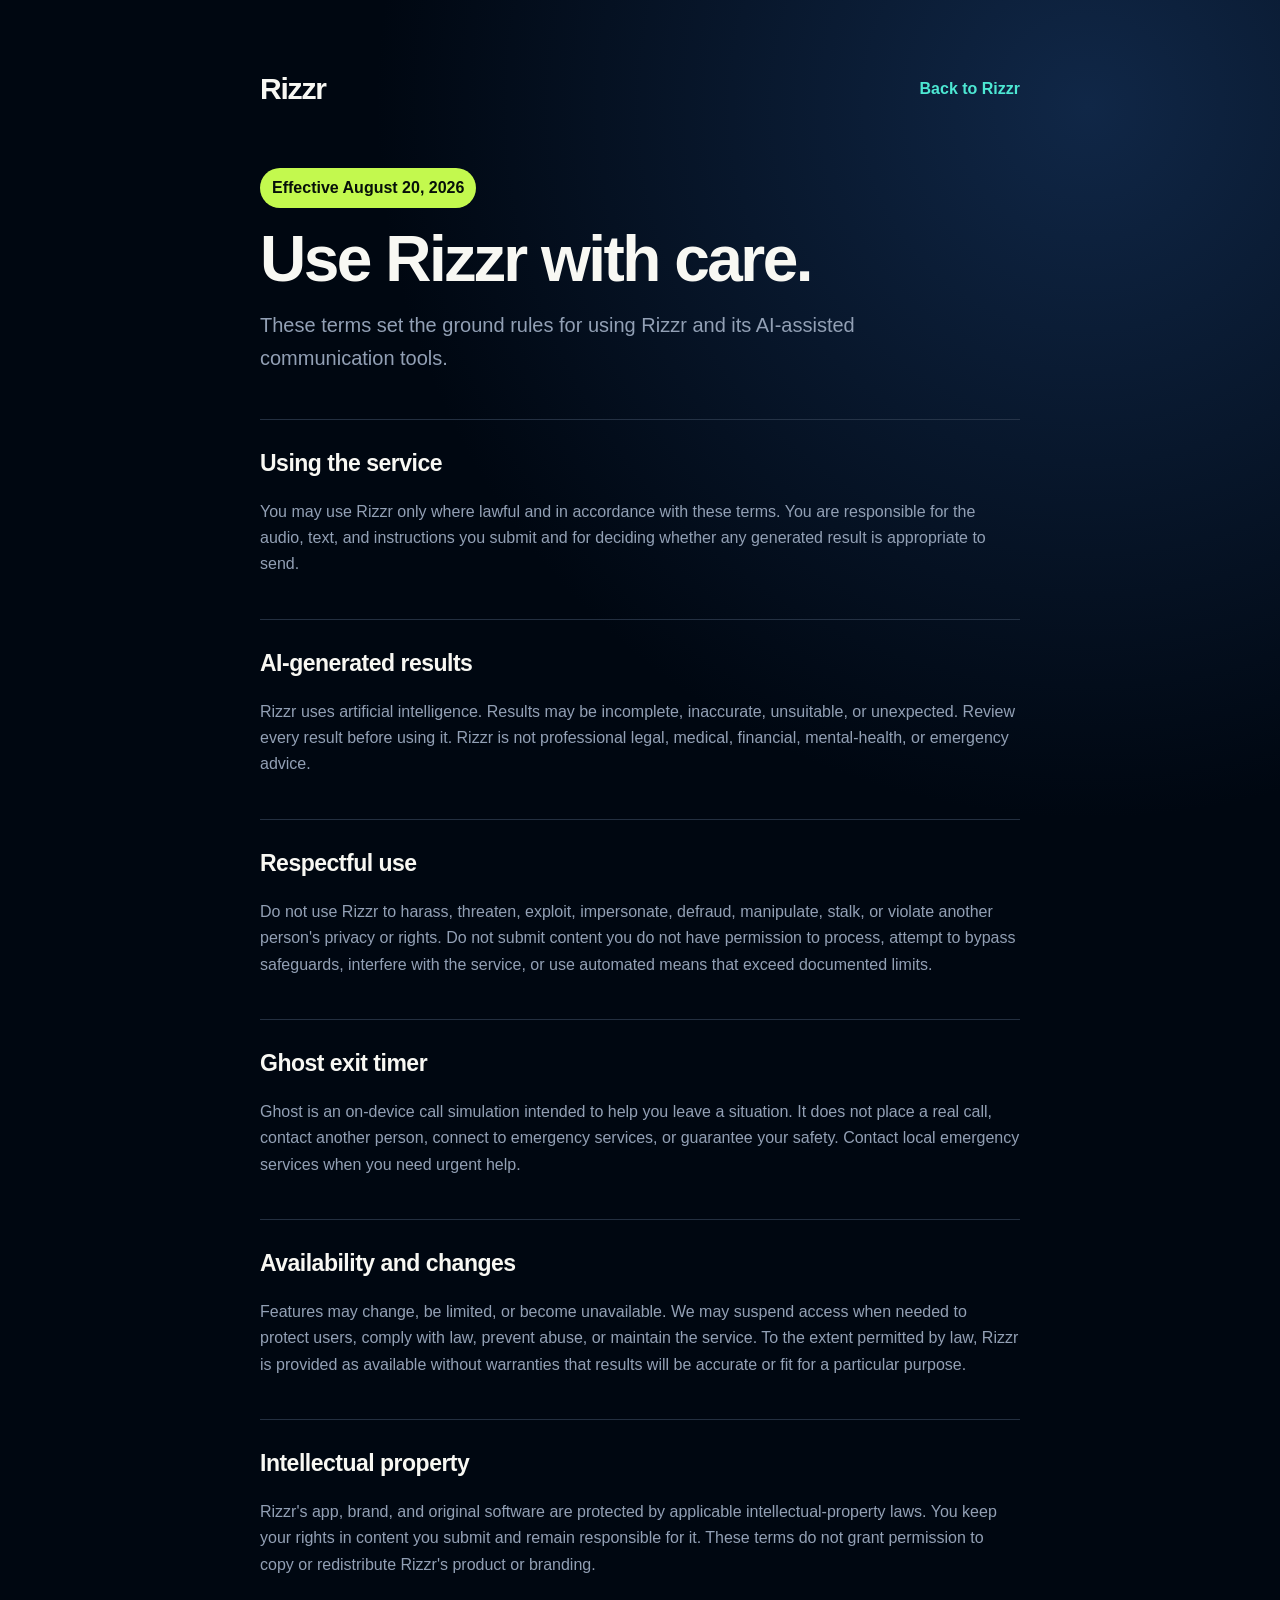
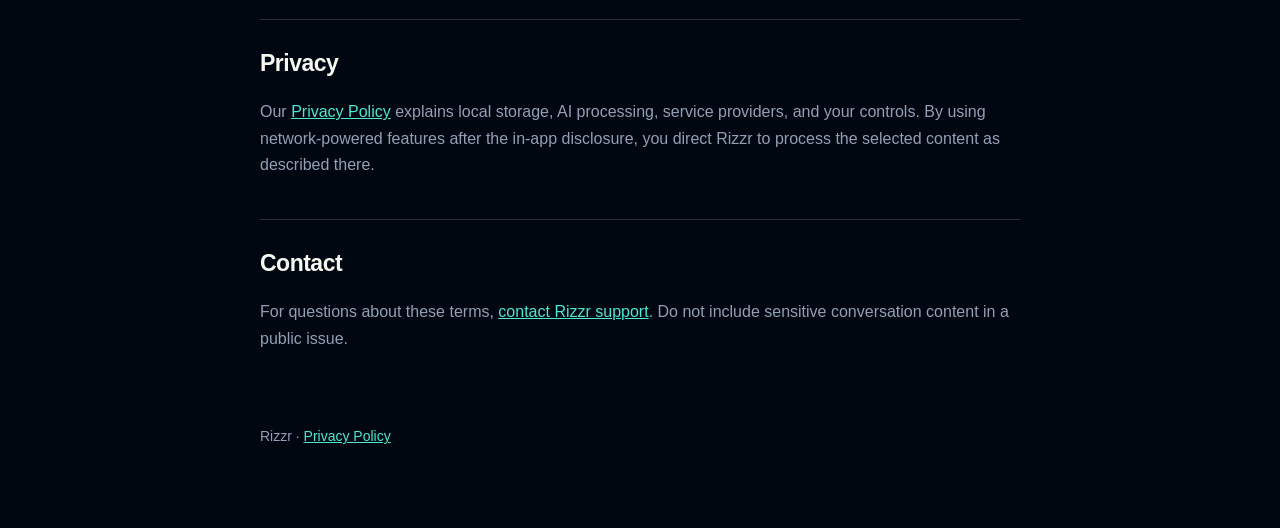
<file: terms.html>
<!doctype html>
<html lang="en">
<head>
  <meta charset="utf-8">
  <meta name="viewport" content="width=device-width, initial-scale=1">
  <meta name="color-scheme" content="dark">
  <title>Rizzr Terms of Use</title>
  <style>
    :root{--bg:#000711;--surface:#07111b;--text:#f8f8f3;--muted:#92a0b5;--lime:#c3f94e;--mint:#4de8d3;--line:#334154}
    *{box-sizing:border-box}body{margin:0;background:radial-gradient(circle at 85% 5%,#102747 0,transparent 31%),var(--bg);color:var(--text);font:16px/1.65 Inter,ui-sans-serif,-apple-system,BlinkMacSystemFont,"Segoe UI",sans-serif}
    main{width:min(760px,calc(100% - 40px));margin:0 auto;padding:64px 0 80px}nav{display:flex;justify-content:space-between;align-items:center;margin-bottom:54px}.brand{font-size:30px;font-weight:850;letter-spacing:-1.2px}.back{color:var(--mint);text-decoration:none;font-weight:700}
    h1{font-size:clamp(40px,8vw,64px);line-height:.98;letter-spacing:-2.5px;margin:0 0 18px}.lede{font-size:20px;color:var(--muted);max-width:620px;margin:0 0 44px}.stamp{display:inline-block;color:#071009;background:var(--lime);font-weight:800;border-radius:999px;padding:7px 12px;margin-bottom:20px}
    section{padding:25px 0;border-top:1px solid color-mix(in srgb,var(--line) 70%,transparent)}h2{font-size:23px;letter-spacing:-.5px;margin:0 0 10px}p,li{color:var(--muted)}strong{color:var(--text)}a{color:var(--mint)}ul{padding-left:22px}footer{margin-top:32px;color:var(--muted);font-size:14px}
  </style>
</head>
<body>
<main>
  <nav><span class="brand">Rizzr</span><a class="back" href="./">Back to Rizzr</a></nav>
  <span class="stamp">Effective August 20, 2026</span>
  <h1>Use Rizzr with care.</h1>
  <p class="lede">These terms set the ground rules for using Rizzr and its AI-assisted communication tools.</p>

  <section>
    <h2>Using the service</h2>
    <p>You may use Rizzr only where lawful and in accordance with these terms. You are responsible for the audio, text, and instructions you submit and for deciding whether any generated result is appropriate to send.</p>
  </section>

  <section>
    <h2>AI-generated results</h2>
    <p>Rizzr uses artificial intelligence. Results may be incomplete, inaccurate, unsuitable, or unexpected. Review every result before using it. Rizzr is not professional legal, medical, financial, mental-health, or emergency advice.</p>
  </section>

  <section>
    <h2>Respectful use</h2>
    <p>Do not use Rizzr to harass, threaten, exploit, impersonate, defraud, manipulate, stalk, or violate another person's privacy or rights. Do not submit content you do not have permission to process, attempt to bypass safeguards, interfere with the service, or use automated means that exceed documented limits.</p>
  </section>

  <section>
    <h2>Ghost exit timer</h2>
    <p>Ghost is an on-device call simulation intended to help you leave a situation. It does not place a real call, contact another person, connect to emergency services, or guarantee your safety. Contact local emergency services when you need urgent help.</p>
  </section>

  <section>
    <h2>Availability and changes</h2>
    <p>Features may change, be limited, or become unavailable. We may suspend access when needed to protect users, comply with law, prevent abuse, or maintain the service. To the extent permitted by law, Rizzr is provided as available without warranties that results will be accurate or fit for a particular purpose.</p>
  </section>

  <section>
    <h2>Intellectual property</h2>
    <p>Rizzr's app, brand, and original software are protected by applicable intellectual-property laws. You keep your rights in content you submit and remain responsible for it. These terms do not grant permission to copy or redistribute Rizzr's product or branding.</p>
  </section>

  <section>
    <h2>Privacy</h2>
    <p>Our <a href="./privacy.html">Privacy Policy</a> explains local storage, AI processing, service providers, and your controls. By using network-powered features after the in-app disclosure, you direct Rizzr to process the selected content as described there.</p>
  </section>

  <section>
    <h2>Contact</h2>
    <p>For questions about these terms, <a href="https://github.com/Damgeed/Rizzr/issues/new">contact Rizzr support</a>. Do not include sensitive conversation content in a public issue.</p>
  </section>

  <footer>Rizzr · <a href="./privacy.html">Privacy Policy</a></footer>
</main>
</body>
</html>
</file>
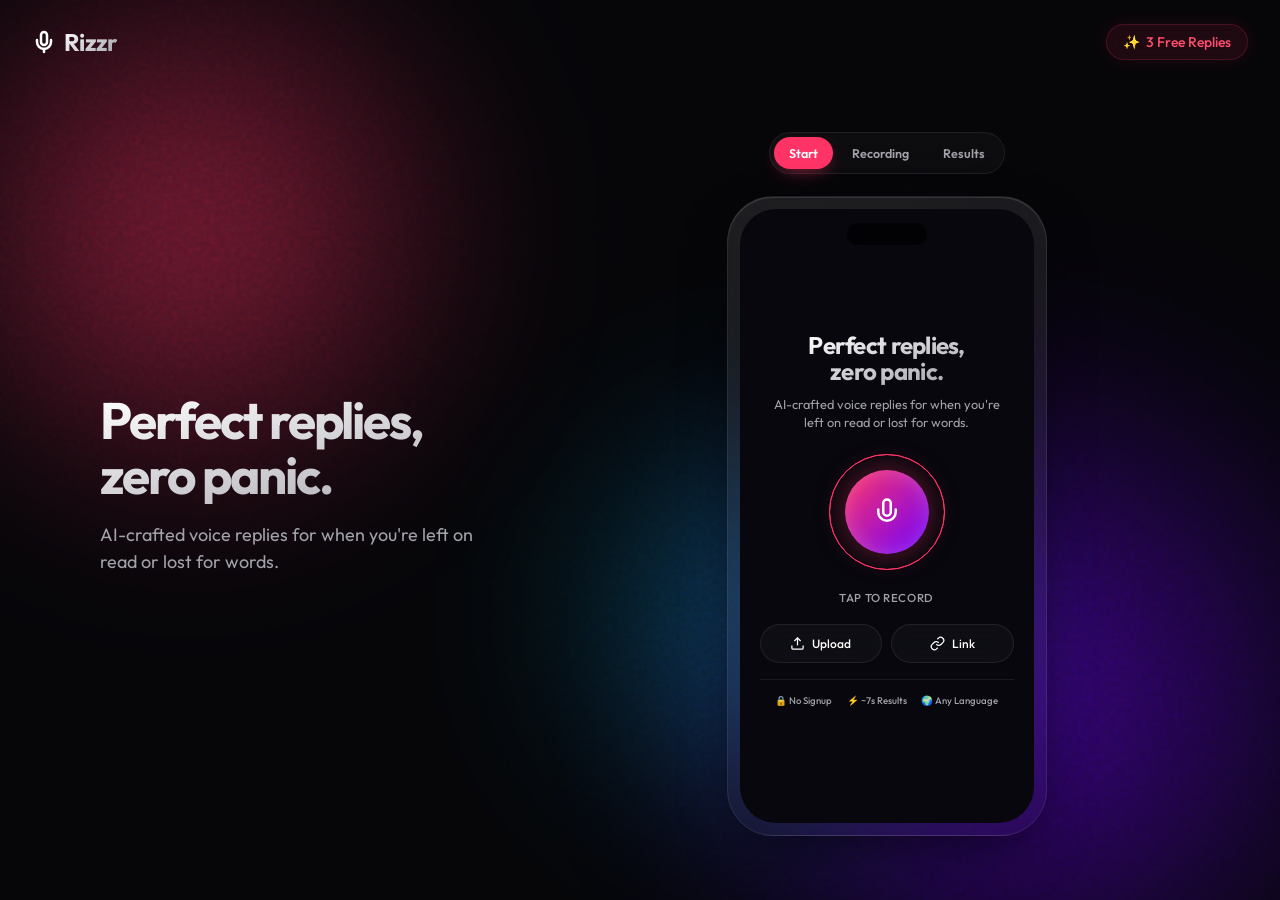
<file: designs/rizzr-combined.html>
<!DOCTYPE html>
<html lang="en">
<head>
  <meta charset="UTF-8">
  <meta name="viewport" content="width=device-width, initial-scale=1.0, viewport-fit=cover">
  <title>Rizzr | AI Voice-Note Reply Coach</title>
  <link rel="preconnect" href="https://fonts.googleapis.com">
  <link rel="preconnect" href="https://fonts.gstatic.com" crossorigin>
  <link href="https://fonts.googleapis.com/css2?family=Outfit:wght@300;400;500;600;700&display=swap" rel="stylesheet">
  <style>
    :root {
      /* Midnight Aura Palette (unmodified from rizzgeminiPRO) */
      --bg-base: #050508;
      --orb-1: #ff3366; /* Neon Coral */
      --orb-2: #7000ff; /* Electric Violet */
      --orb-3: #00d4ff; /* Cyan Edge */

      --text-main: #ffffff;
      --text-muted: #a1a1aa;
      --glass-bg: rgba(255, 255, 255, 0.03);
      --glass-border: rgba(255, 255, 255, 0.08);
      --glass-hover: rgba(255, 255, 255, 0.08);

      --radius-sm: 12px;
      --radius-md: 20px;
      --radius-pill: 999px;

      --transition: all 0.3s cubic-bezier(0.16, 1, 0.3, 1);
    }

    * {
      box-sizing: border-box;
      margin: 0;
      padding: 0;
      -webkit-tap-highlight-color: transparent;
    }

    body {
      font-family: 'Outfit', sans-serif;
      background-color: var(--bg-base);
      color: var(--text-main);
      min-height: 100vh;
      display: flex;
      flex-direction: column;
      overflow-x: hidden;
      position: relative;
    }

    /* --- Animated Background (unmodified from rizzgeminiPRO) --- */
    .bg-container {
      position: fixed;
      inset: 0;
      z-index: -2;
      overflow: hidden;
      background: var(--bg-base);
    }

    .orb {
      position: absolute;
      border-radius: 50%;
      filter: blur(80px);
      opacity: 0.5;
      animation: float 20s infinite ease-in-out alternate;
    }

    .orb-1 {
      width: 50vw; height: 50vw;
      background: radial-gradient(circle, var(--orb-1) 0%, transparent 70%);
      top: -10%; left: -10%;
    }

    .orb-2 {
      width: 60vw; height: 60vw;
      background: radial-gradient(circle, var(--orb-2) 0%, transparent 70%);
      bottom: -20%; right: -10%;
      animation-delay: -5s;
    }

    .orb-3 {
      width: 40vw; height: 40vw;
      background: radial-gradient(circle, var(--orb-3) 0%, transparent 70%);
      top: 40%; left: 40%;
      animation-delay: -10s;
      opacity: 0.3;
    }

    @keyframes float {
      0% { transform: translate(0, 0) scale(1); }
      50% { transform: translate(5%, 10%) scale(1.1); }
      100% { transform: translate(-5%, -5%) scale(0.9); }
    }

    /* --- Grain Texture Overlay (unmodified) --- */
    .noise {
      position: fixed;
      inset: 0;
      z-index: -1;
      opacity: 0.35;
      mix-blend-mode: overlay;
      pointer-events: none;
      background-image: url("data:image/svg+xml,%3Csvg viewBox='0 0 200 200' xmlns='http://www.w3.org/2000/svg'%3E%3Cfilter id='noiseFilter'%3E%3CfeTurbulence type='fractalNoise' baseFrequency='0.85' numOctaves='3' stitchTiles='stitch'/%3E%3C/filter%3E%3Crect width='100%25' height='100%25' filter='url(%23noiseFilter)'/%3E%3C/svg%3E");
    }

    /* --- Layout & Navigation (unmodified brand/nav) --- */
    .nav-header {
      padding: 1.5rem 2rem;
      display: flex;
      justify-content: space-between;
      align-items: center;
      position: relative;
      z-index: 10;
    }

    .logo {
      font-size: 1.5rem;
      font-weight: 700;
      letter-spacing: -0.03em;
      display: flex;
      align-items: center;
      gap: 0.5rem;
    }

    .logo span {
      background: linear-gradient(135deg, #fff 0%, #a1a1aa 100%);
      -webkit-background-clip: text;
      -webkit-text-fill-color: transparent;
    }

    .freemium-badge {
      background: rgba(255, 51, 102, 0.1);
      border: 1px solid rgba(255, 51, 102, 0.2);
      color: #ff4d6d;
      padding: 0.5rem 1rem;
      border-radius: var(--radius-pill);
      font-size: 0.875rem;
      font-weight: 500;
      display: flex;
      align-items: center;
      gap: 0.375rem;
      backdrop-filter: blur(10px);
      box-shadow: 0 0 20px rgba(255, 51, 102, 0.1);
    }

    /* --- Desktop: hero in a row, phone demo on the right --- */
    main {
      flex: 1;
      display: flex;
      align-items: center;
      justify-content: center;
      padding: 1rem 1.5rem 2rem;
      position: relative;
      z-index: 10;
    }

    .layout {
      width: 100%;
      max-width: 1080px;
      margin: 0 auto;
      display: flex;
      align-items: center;
      gap: 2rem;
    }

    /* Left: hero copy */
    .hero-copy {
      flex: 1 1 44%;
      text-align: center;
    }
    .hero-copy-title {
      font-size: 3.2rem;
      font-weight: 700;
      line-height: 1.08;
      letter-spacing: -0.04em;
      background: linear-gradient(to bottom right, #fff, #a1a1aa);
      -webkit-background-clip: text;
      background-clip: text;
      -webkit-text-fill-color: transparent;
    }
    .hero-copy .subtext {
      color: var(--text-muted);
      font-size: 1.125rem;
      line-height: 1.5;
      max-width: 34ch;
      margin: 1.1rem auto 0;
    }

    /* Right: phone demo (sonnet5 placement) */
    .demo {
      flex: 1 1 56%;
      display: flex;
      flex-direction: column;
      align-items: center;
    }

    .state-tabs {
      display: inline-flex;
      gap: 4px;
      background: var(--glass-bg);
      border: 1px solid var(--glass-border);
      padding: 4px;
      border-radius: 999px;
      margin-bottom: 22px;
      backdrop-filter: blur(20px);
    }
    .state-tabs button {
      appearance: none; border: none; background: transparent;
      color: var(--text-muted);
      font-family: 'Outfit', sans-serif;
      font-size: 12.5px; font-weight: 600;
      padding: 8px 15px;
      border-radius: 999px;
      cursor: pointer;
      transition: color .25s ease, background .25s ease;
    }
    .state-tabs button.active {
      background: var(--orb-1);
      color: #fff;
      box-shadow: 0 6px 18px -6px rgba(255,51,102,0.6);
    }
    .state-tabs button:not(.active):hover { color: var(--text-main); }

    .phone {
      position: relative;
      width: min(320px, 80vw);
      aspect-ratio: 9 / 18;
      border-radius: 46px;
      padding: 12px;
      background: linear-gradient(160deg, rgba(255,255,255,0.10), rgba(255,255,255,0.02));
      border: 1px solid var(--glass-border);
      box-shadow: 0 20px 60px -20px rgba(0,0,0,0.8), inset 0 1px 0 rgba(255,255,255,0.12);
      backdrop-filter: blur(30px);
      -webkit-backdrop-filter: blur(30px);
    }
    .phone__screen {
      position: relative;
      width: 100%; height: 100%;
      border-radius: 36px;
      overflow: hidden;
      background: #07070d;
      display: flex;
      flex-direction: column;
      align-items: center;
      justify-content: center;
    }
    .phone__notch {
      position: absolute; top: 14px; left: 50%; transform: translateX(-50%);
      width: 80px; height: 22px; background: rgba(0,0,0,0.6);
      border-radius: 999px; z-index: 5;
    }

    /* --- View state toggling (rizzeminiPRO pattern) --- */
    .view-state {
      position: absolute;
      inset: 0;
      display: flex;
      flex-direction: column;
      align-items: center;
      justify-content: center;
      text-align: center;
      opacity: 0;
      pointer-events: none;
      padding: 30px 20px 24px;
      transition: opacity 0.4s ease, transform 0.4s ease;
      transform: translateY(10px);
    }
    .view-state.active {
      opacity: 1;
      pointer-events: all;
      transform: translateY(0);
    }

    /* HERO inside phone */
    .phone-tagline {
      font-size: 1.5rem;
      font-weight: 700;
      line-height: 1.12;
      letter-spacing: -0.03em;
      margin-bottom: 0.6rem;
      background: linear-gradient(to bottom right, #fff, #a1a1aa);
      -webkit-background-clip: text;
      -webkit-text-fill-color: transparent;
    }
    .phone-subtext {
      color: var(--text-muted);
      font-size: 0.8rem;
      margin-bottom: 1.4rem;
      line-height: 1.45;
      max-width: 90%;
    }
    .record-wrapper {
      position: relative;
      width: 116px; height: 116px;
      display: flex;
      align-items: center;
      justify-content: center;
      margin-bottom: 1.2rem;
      cursor: pointer;
    }
    .pulse-ring-1, .pulse-ring-2 {
      position: absolute;
      inset: 0;
      border-radius: 50%;
      border: 1px solid var(--orb-1);
      animation: pulse 2.5s cubic-bezier(0.215, 0.61, 0.355, 1) infinite;
    }
    .pulse-ring-2 { animation-delay: 1.25s; }
    @keyframes pulse {
      0% { transform: scale(1); opacity: 0.8; }
      100% { transform: scale(1.8); opacity: 0; }
    }
    .btn-record {
      position: relative;
      z-index: 2;
      width: 84px; height: 84px;
      border-radius: 50%;
      background: linear-gradient(135deg, var(--orb-1), var(--orb-2));
      border: none;
      display: flex;
      align-items: center;
      justify-content: center;
      box-shadow: 0 0 30px rgba(255,51,102,0.4), inset 0 0 20px rgba(255,255,255,0.2);
      color: white;
      cursor: pointer;
      transition: transform 0.2s cubic-bezier(0.175, 0.885, 0.32, 1.275);
    }
    .record-wrapper:hover .btn-record { transform: scale(1.05); }
    .record-wrapper:active .btn-record { transform: scale(0.95); }
    .record-hint {
      font-size: 0.72rem;
      color: var(--text-muted);
      font-weight: 500;
      letter-spacing: 0.05em;
      text-transform: uppercase;
    }
    .phone-actions {
      display: flex;
      gap: 0.6rem;
      width: 100%;
      margin-top: 1.2rem;
    }
    .btn-pill {
      flex: 1;
      background: var(--glass-bg);
      border: 1px solid var(--glass-border);
      backdrop-filter: blur(12px);
      color: var(--text-main);
      padding: 0.7rem 0.6rem;
      border-radius: var(--radius-pill);
      font-family: inherit;
      font-size: 0.75rem;
      font-weight: 500;
      display: flex;
      align-items: center;
      justify-content: center;
      gap: 0.4rem;
      cursor: pointer;
      transition: var(--transition);
    }
    .btn-pill:hover {
      background: var(--glass-hover);
      border-color: rgba(255,255,255,0.15);
      transform: translateY(-2px);
    }
    .phone-trust {
      display: flex;
      justify-content: center;
      gap: 0.9rem;
      width: 100%;
      border-top: 1px solid var(--glass-border);
      padding-top: 0.9rem;
      margin-top: 1rem;
    }

    /* RECORDING inside phone */
    .phone-record-status {
      font-size: 1rem;
      font-weight: 600;
      margin-bottom: 1.4rem;
      display: flex;
      align-items: center;
      gap: 0.4rem;
    }
    .recording-dot {
      width: 9px; height: 9px;
      background: var(--orb-1);
      border-radius: 50%;
      animation: blink 1s infinite alternate;
    }
    @keyframes blink { 0% { opacity: 1; } 100% { opacity: 0.3; } }
    .visualizer {
      display: flex;
      align-items: center;
      justify-content: center;
      gap: 4px;
      height: 60px;
      margin-bottom: 1.4rem;
    }
    .bar {
      width: 5px;
      background: linear-gradient(to top, var(--orb-2), var(--orb-1));
      border-radius: 99px;
      animation: eq 0.5s ease-in-out infinite alternate;
    }
    .bar:nth-child(1) { height: 30%; animation-delay: 0.1s; }
    .bar:nth-child(2) { height: 60%; animation-delay: 0.2s; }
    .bar:nth-child(3) { height: 100%; animation-delay: 0.3s; }
    .bar:nth-child(4) { height: 50%; animation-delay: 0.4s; }
    .bar:nth-child(5) { height: 80%; animation-delay: 0.5s; }
    .bar:nth-child(6) { height: 40%; animation-delay: 0.6s; }
    .bar:nth-child(7) { height: 90%; animation-delay: 0.7s; }
    @keyframes eq { 0% { transform: scaleY(0.3); } 100% { transform: scaleY(1); } }
    .phone-timer {
      font-variant-numeric: tabular-nums;
      font-size: 1.9rem;
      font-weight: 300;
      letter-spacing: -0.02em;
      margin-bottom: 1.6rem;
    }
    .btn-stop-scale {
      width: 180px;
      margin: 0 auto;
      background: rgba(255,51,102,0.1);
      border-color: var(--orb-1);
      color: var(--orb-1);
      padding: 0.85rem;
      font-size: 0.875rem;
    }

    /* RESULTS inside phone */
    .phone-results { justify-content: flex-start; padding-top: 40px; overflow-y: auto; }
    .phone-results-header { margin-bottom: 1rem; text-align: center; width: 100%; }
    .phone-results-header h2 { font-size: 1.4rem; font-weight: 700; margin-bottom: 0.3rem; }
    .phone-results-header p { font-size: 0.75rem; }
    .cards-container {
      display: flex;
      flex-direction: column;
      gap: 0.7rem;
      width: 100%;
      margin-bottom: 1.2rem;
    }
    .reply-card {
      background: var(--glass-bg);
      border: 1px solid var(--glass-border);
      backdrop-filter: blur(20px);
      border-radius: var(--radius-md);
      padding: 0.95rem 1rem;
      text-align: left;
      transition: var(--transition);
      position: relative;
      overflow: hidden;
    }
    .reply-card::before {
      content: '';
      position: absolute;
      top: 0; left: 0; right: 0;
      height: 2px;
      background: var(--card-color);
      opacity: 0.8;
    }
    .reply-card.flirty { --card-color: var(--orb-1); }
    .reply-card.witty { --card-color: var(--orb-2); }
    .reply-card.sweet { --card-color: var(--orb-3); }
    .card-top { display: flex; justify-content: space-between; align-items: center; margin-bottom: 0.6rem; }
    .vibe-tag {
      font-size: 0.65rem;
      font-weight: 700;
      text-transform: uppercase;
      letter-spacing: 0.05em;
      color: var(--card-color);
      background: color-mix(in srgb, var(--card-color) 15%, transparent);
      padding: 0.25rem 0.6rem;
      border-radius: 6px;
    }
    .card-text {
      font-size: 0.85rem;
      line-height: 1.4;
      margin-bottom: 0.8rem;
      color: #fff;
    }
    .card-actions { display: flex; gap: 0.4rem; }
    .btn-play, .btn-copy {
      background: rgba(0,0,0,0.3);
      border: 1px solid var(--glass-border);
      padding: 0.5rem 0.7rem;
      border-radius: var(--radius-pill);
      color: white;
      font-family: inherit;
      font-size: 0.72rem;
      font-weight: 500;
      display: flex;
      align-items: center;
      gap: 0.35rem;
      cursor: pointer;
      transition: var(--transition);
    }
    .btn-play { flex: 1; justify-content: center; }
    .btn-play:hover {
      background: color-mix(in srgb, var(--card-color) 20%, rgba(0,0,0,0.3));
      border-color: var(--card-color);
    }
    .btn-copy:hover { background: rgba(255,255,255,0.1); }
    .reset-btn {
      color: var(--text-muted);
      background: transparent;
      border: none;
      font-family: inherit;
      font-size: 0.75rem;
      font-weight: 500;
      cursor: pointer;
      text-decoration: underline;
      text-underline-offset: 4px;
      opacity: 0.8;
      transition: opacity 0.2s;
    }
    .reset-btn:hover { opacity: 1; color: white; }

    /* Desktop hero copy alignment */
    @media (min-width: 860px) {
      .hero-copy { text-align: left; }
      .hero-copy .subtext { margin: 1.1rem 0 0; }
    }

    /* Mobile stacking (match rizzgeminiPRO single-col feel) */
    @media (max-width: 859px) {
      main { padding: 0.5rem 0 2rem; }
      .layout { flex-direction: column; gap: 0.5rem; }
      .hero-copy { max-width: 480px; }
      .demo { width: 100%; }
    }

    svg { flex-shrink: 0; }
  </style>
</head>
<body>

  <!-- Background Layer (unmodified) -->
  <div class="bg-container">
    <div class="orb orb-1"></div>
    <div class="orb orb-2"></div>
    <div class="orb orb-3"></div>
  </div>
  <div class="noise"></div>

  <!-- Header (unmodified nav) -->
  <header class="nav-header">
    <div class="logo">
      <svg width="24" height="24" viewBox="0 0 24 24" fill="none" stroke="currentColor" stroke-width="2.5" stroke-linecap="round" stroke-linejoin="round">
        <path d="M12 2a3 3 0 0 0-3 3v7a3 3 0 0 0 6 0V5a3 3 0 0 0-3-3Z"/>
        <path d="M19 10v2a7 7 0 0 1-14 0v-2"/>
        <line x1="12" y1="19" x2="12" y2="22"/>
      </svg>
      <span>Rizzr</span>
    </div>
    <div class="freemium-badge"><span>✨</span> 3 Free Replies</div>
  </header>

  <main>
    <div class="layout">

      <!-- LEFT: hero copy (rizzeminiPRO content preserved) -->
      <div class="hero-copy">
        <h1 class="hero-copy-title">Perfect replies,<br>zero panic.</h1>
        <p class="subtext">AI-crafted voice replies for when you're left on read or lost for words.</p>
      </div>

      <!-- RIGHT: phone demo (sonnet5 placement, rizzgeminiPRO palette) -->
      <div class="demo">
        <div class="state-tabs" role="tablist" aria-label="Preview app states">
          <button type="button" class="active" data-state="hero" onclick="switchState('hero')">Start</button>
          <button type="button" data-state="recording" onclick="switchState('recording')">Recording</button>
          <button type="button" data-state="results" onclick="switchState('results')">Results</button>
        </div>

        <div class="phone">
          <div class="phone__screen">
            <div class="phone__notch"></div>

            <!-- STATE 1: HERO -->
            <section id="view-hero" class="view-state active">
              <h2 class="phone-tagline">Perfect replies,<br>zero panic.</h2>
              <p class="phone-subtext">AI-crafted voice replies for when you're left on read or lost for words.</p>
              <div class="record-wrapper" onclick="switchState('recording')">
                <div class="pulse-ring-1"></div>
                <div class="pulse-ring-2"></div>
                <button class="btn-record">
                  <svg width="30" height="30" viewBox="0 0 24 24" fill="none" stroke="currentColor" stroke-width="2" stroke-linecap="round" stroke-linejoin="round">
                    <path d="M12 2a3 3 0 0 0-3 3v7a3 3 0 0 0 6 0V5a3 3 0 0 0-3-3Z"/>
                    <path d="M19 10v2a7 7 0 0 1-14 0v-2"/>
                  </svg>
                </button>
              </div>
              <p class="record-hint">Tap to Record</p>
              <div class="phone-actions">
                <button class="btn-pill" onclick="switchState('results')">
                  <svg width="15" height="15" viewBox="0 0 24 24" fill="none" stroke="currentColor" stroke-width="2"><path d="M21 15v4a2 2 0 0 1-2 2H5a2 2 0 0 1-2-2v-4"/><polyline points="17 8 12 3 7 8"/><line x1="12" y1="3" x2="12" y2="15"/></svg>
                  Upload
                </button>
                <button class="btn-pill" onclick="switchState('results')">
                  <svg width="15" height="15" viewBox="0 0 24 24" fill="none" stroke="currentColor" stroke-width="2"><path d="M10 13a5 5 0 0 0 7.54.54l3-3a5 5 0 0 0-7.07-7.07l-1.72 1.71"/><path d="M14 11a5 5 0 0 0-7.54-.54l-3 3a5 5 0 0 0 7.07 7.07l1.71-1.71"/></svg>
                  Link
                </button>
              </div>
              <div class="phone-trust">
                <span class="badge-item" style="display:flex;flex-direction:column;align-items:center;gap:0.3rem;font-size:0.6rem;color:var(--text-muted);font-weight:500;">🔒 No Signup</span>
                <span class="badge-item" style="display:flex;flex-direction:column;align-items:center;gap:0.3rem;font-size:0.6rem;color:var(--text-muted);font-weight:500;">⚡ ~7s Results</span>
                <span class="badge-item" style="display:flex;flex-direction:column;align-items:center;gap:0.3rem;font-size:0.6rem;color:var(--text-muted);font-weight:500;">🌍 Any Language</span>
              </div>
            </section>

            <!-- STATE 2: RECORDING -->
            <section id="view-recording" class="view-state">
              <div class="phone-record-status">
                <div class="recording-dot"></div>
                Listening to their message...
              </div>
              <div class="visualizer">
                <div class="bar"></div><div class="bar"></div><div class="bar"></div>
                <div class="bar"></div><div class="bar"></div><div class="bar"></div><div class="bar"></div>
              </div>
              <div class="phone-timer">00:04</div>
              <button class="btn-pill btn-stop-scale" onclick="switchState('results')">Stop & Generate</button>
            </section>

            <!-- STATE 3: RESULTS -->
            <section id="view-results" class="view-state phone-results">
              <div class="phone-results-header">
                <h2>Pick your vibe</h2>
                <p class="subtext">Listen to the preview or copy the text directly.</p>
              </div>
              <div class="cards-container">
                <div class="reply-card flirty">
                  <div class="card-top"><span class="vibe-tag">🔥 Flirty</span></div>
                  <p class="card-text">"You owe me a drink for that text. When are we making it happen?"</p>
                  <div class="card-actions">
                    <button class="btn-play"><svg width="14" height="14" viewBox="0 0 24 24" fill="currentColor"><polygon points="5 3 19 12 5 21 5 3"/></svg> Play Note</button>
                    <button class="btn-copy"><svg width="14" height="14" viewBox="0 0 24 24" fill="none" stroke="currentColor" stroke-width="2"><rect x="9" y="9" width="13" height="13" rx="2" ry="2"/><path d="M5 15H4a2 2 0 0 1-2-2V4a2 2 0 0 1 2-2h9a2 2 0 0 1 2 2v1"/></svg></button>
                  </div>
                </div>
                <div class="reply-card witty">
                  <div class="card-top"><span class="vibe-tag">🧠 Witty</span></div>
                  <p class="card-text">"I'd reply with something clever, but I feel like my silence builds mystery."</p>
                  <div class="card-actions">
                    <button class="btn-play"><svg width="14" height="14" viewBox="0 0 24 24" fill="currentColor"><polygon points="5 3 19 12 5 21 5 3"/></svg> Play Note</button>
                    <button class="btn-copy"><svg width="14" height="14" viewBox="0 0 24 24" fill="none" stroke="currentColor" stroke-width="2"><rect x="9" y="9" width="13" height="13" rx="2" ry="2"/><path d="M5 15H4a2 2 0 0 1-2-2V4a2 2 0 0 1 2-2h9a2 2 0 0 1 2 2v1"/></svg></button>
                  </div>
                </div>
                <div class="reply-card sweet">
                  <div class="card-top"><span class="vibe-tag">🥺 Sweet</span></div>
                  <p class="card-text">"That actually just made my whole day. Tell me more about it."</p>
                  <div class="card-actions">
                    <button class="btn-play"><svg width="14" height="14" viewBox="0 0 24 24" fill="currentColor"><polygon points="5 3 19 12 5 21 5 3"/></svg> Play Note</button>
                    <button class="btn-copy"><svg width="14" height="14" viewBox="0 0 24 24" fill="none" stroke="currentColor" stroke-width="2"><rect x="9" y="9" width="13" height="13" rx="2" ry="2"/><path d="M5 15H4a2 2 0 0 1-2-2V4a2 2 0 0 1 2-2h9a2 2 0 0 1 2 2v1"/></svg></button>
                  </div>
                </div>
              </div>
              <button class="reset-btn" onclick="switchState('hero')">← Start a new recording</button>
            </section>

          </div>
        </div>
      </div>

    </div>
  </main>

  <script>
    function switchState(targetId) {
      document.querySelectorAll('.view-state').forEach(function(el) {
        el.classList.remove('active');
      });
      document.getElementById('view-' + targetId).classList.add('active');
      document.querySelectorAll('.state-tabs button').forEach(function(b) {
        b.classList.toggle('active', b.getAttribute('data-state') === targetId);
      });

      if (targetId === 'recording') {
        var timer = document.querySelector('.phone-timer');
        var sec = 0;
        timer.innerText = '00:00';
        if (window.recInterval) clearInterval(window.recInterval);
        window.recInterval = setInterval(function() {
          sec++;
          timer.innerText = (sec < 10 ? '00:0' : '00:') + sec;
          if (sec >= 5) {
            clearInterval(window.recInterval);
            switchState('results');
          }
        }, 1000);
      } else {
        clearInterval(window.recInterval);
      }
    }
  </script>
</body>
</html>
</file>
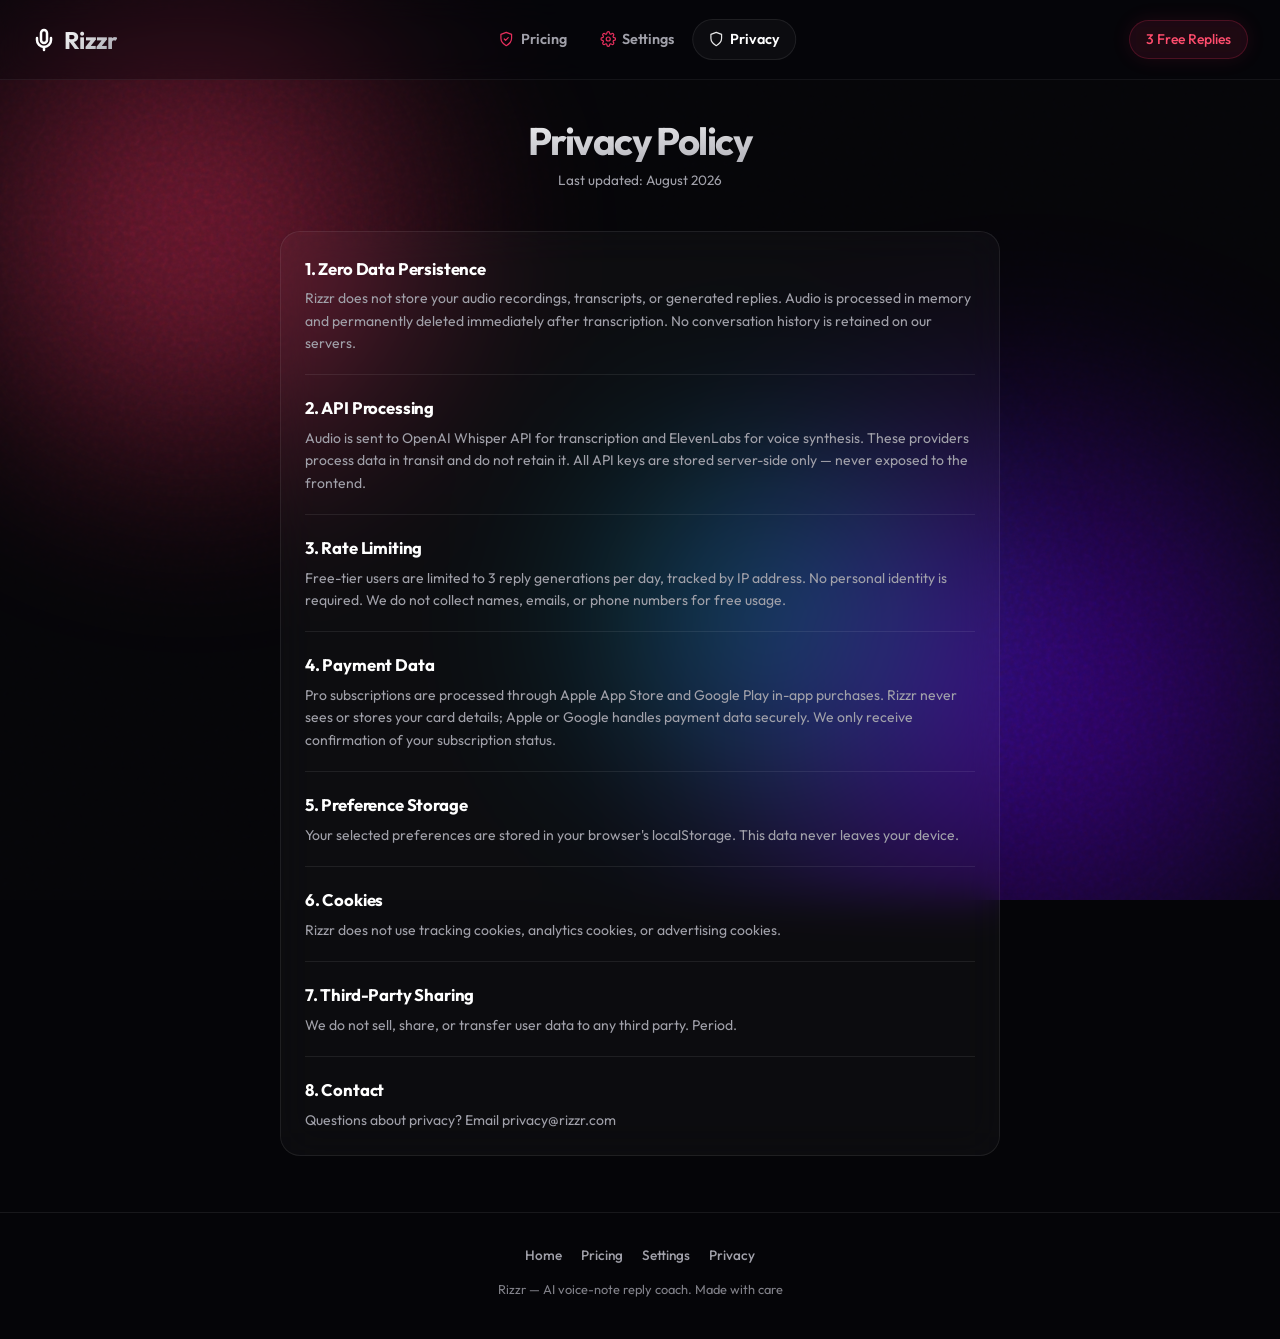
<file: frontend/privacy.html>
<!DOCTYPE html>
<html lang="en">
<head>
  <meta charset="UTF-8">
  <meta name="viewport" content="width=device-width, initial-scale=1.0, viewport-fit=cover">
  <meta name="theme-color" content="#050508">
  <meta name="description" content="Rizzr privacy policy — zero data persistence, secure processing, no tracking.">
  <title>Privacy Policy | Rizzr</title>
  <link rel="preconnect" href="https://fonts.googleapis.com">
  <link rel="preconnect" href="https://fonts.gstatic.com" crossorigin>
  <link rel="icon" type="image/svg+xml" href="assets/img/favicon.svg?v=4">
  <link rel="icon" type="image/png" sizes="192x192" href="assets/img/icon-192.png?v=3">
  <link rel="apple-touch-icon" href="assets/img/icon-192.png?v=3">
  <link href="https://fonts.googleapis.com/css2?family=Outfit:wght@300;400;500;600;700&display=swap" rel="stylesheet">
  <link rel="manifest" href="manifest.json">
  <link rel="stylesheet" href="assets/css/midnight-aura.css?v=hgt17">
  <style>
    /* Privacy-specific */
    .page-date { text-align: center; color: var(--text-muted); font-size: 0.85rem; margin-bottom: 2.5rem; }
    .content-card { display: flex; flex-direction: column; gap: 1.25rem; }
    .privacy-block { border-bottom: 1px solid var(--glass-border); padding-bottom: 1.25rem; }
    .privacy-block:last-child { border-bottom: none; padding-bottom: 0; }
    .privacy-heading { font-size: 1.05rem; font-weight: 700; letter-spacing: -0.01em; margin-bottom: 0.4rem; color: var(--text-main); }
    .privacy-text { color: var(--text-muted); font-size: 0.875rem; line-height: 1.6; }
  </style>
</head>
<body>

  <!-- Background Layer -->
  <div class="bg-container">
    <div class="orb orb-1"></div>
    <div class="orb orb-2"></div>
    <div class="orb orb-3"></div>
  </div>
  <div class="noise"></div>

  <!-- Header -->
  <header class="nav-header">
    <a href="index.html" class="logo">
      <svg width="24" height="24" viewBox="0 0 24 24" fill="none" stroke="currentColor" stroke-width="2.5" stroke-linecap="round" stroke-linejoin="round">
        <path d="M12 2a3 3 0 0 0-3 3v7a3 3 0 0 0 6 0V5a3 3 0 0 0-3-3Z"/>
        <path d="M19 10v2a7 7 0 0 1-14 0v-2"/>
        <line x1="12" y1="19" x2="12" y2="22"/>
      </svg>
      <span>Rizzr</span>
    </a>
    <nav class="nav-links" id="navLinks">
      <a href="pricing.html" class="nav-link"><svg viewBox="0 0 24 24" fill="none" stroke="currentColor" stroke-width="1.8" stroke-linecap="round" stroke-linejoin="round" aria-hidden="true"><path d="M12 2l8 3v6c0 5-3.5 8.5-8 11-4.5-2.5-8-6-8-11V5Z"/><path d="M9 12l2 2 4-4"/></svg>Pricing</a>
      <a href="settings.html" class="nav-link"><svg viewBox="0 0 24 24" fill="none" stroke="currentColor" stroke-width="1.8" stroke-linecap="round" stroke-linejoin="round" aria-hidden="true"><circle cx="12" cy="12" r="3"/><path d="M19.4 15a1.7 1.7 0 0 0 .34 1.87l.06.06a2 2 0 1 1-2.83 2.83l-.06-.06a1.7 1.7 0 0 0-1.87-.34 1.7 1.7 0 0 0-1 1.55V21a2 2 0 1 1-4 0v-.09a1.7 1.7 0 0 0-1-1.55 1.7 1.7 0 0 0-1.87.34l-.06.06a2 2 0 1 1-2.83-2.83l.06-.06a1.7 1.7 0 0 0 .34-1.87 1.7 1.7 0 0 0-1.55-1H3a2 2 0 1 1 0-4h.09a1.7 1.7 0 0 0 1.55-1 1.7 1.7 0 0 0-.34-1.87l-.06-.06a2 2 0 1 1 2.83-2.83l.06.06a1.7 1.7 0 0 0 1.87.34h0a1.7 1.7 0 0 0 1-1.55V3a2 2 0 1 1 4 0v.09a1.7 1.7 0 0 0 1 1.55h0a1.7 1.7 0 0 0 1.87-.34l.06-.06a2 2 0 1 1 2.83 2.83l-.06.06a1.7 1.7 0 0 0-.34 1.87v0a1.7 1.7 0 0 0 1.55 1H21a2 2 0 1 1 0 4h-.09a1.7 1.7 0 0 0-1.55 1Z"/></svg>Settings</a>
      <a href="privacy.html" class="nav-link active"><svg viewBox="0 0 24 24" fill="none" stroke="currentColor" stroke-width="1.8" stroke-linecap="round" stroke-linejoin="round" aria-hidden="true"><path d="M12 2l8 3v6c0 5-3.5 8.5-8 11-4.5-2.5-8-6-8-11V5Z"/></svg>Privacy</a>
    </nav>
    <div class="freemium-badge">3 Free Replies</div>
    <button class="nav-toggle" id="navToggle" aria-label="Menu" aria-expanded="false">
      <span></span><span></span><span></span>
    </button>
  </header>

  <main class="page-container">
    <h1 class="page-title">Privacy Policy</h1>
    <p class="page-date">Last updated: August 2026</p>

    <div class="glass-card content-card">
      <div class="privacy-block">
        <h2 class="privacy-heading">1. Zero Data Persistence</h2>
        <p class="privacy-text">Rizzr does not store your audio recordings, transcripts, or generated replies. Audio is processed in memory and permanently deleted immediately after transcription. No conversation history is retained on our servers.</p>
      </div>
      <div class="privacy-block">
        <h2 class="privacy-heading">2. API Processing</h2>
        <p class="privacy-text">Audio is sent to OpenAI Whisper API for transcription and ElevenLabs for voice synthesis. These providers process data in transit and do not retain it. All API keys are stored server-side only — never exposed to the frontend.</p>
      </div>
      <div class="privacy-block">
        <h2 class="privacy-heading">3. Rate Limiting</h2>
        <p class="privacy-text">Free-tier users are limited to 3 reply generations per day, tracked by IP address. No personal identity is required. We do not collect names, emails, or phone numbers for free usage.</p>
      </div>
      <div class="privacy-block">
        <h2 class="privacy-heading">4. Payment Data</h2>
        <p class="privacy-text">Pro subscriptions are processed through Apple App Store and Google Play in-app purchases. Rizzr never sees or stores your card details; Apple or Google handles payment data securely. We only receive confirmation of your subscription status.</p>
      </div>
      <div class="privacy-block">
        <h2 class="privacy-heading">5. Preference Storage</h2>
        <p class="privacy-text">Your selected preferences are stored in your browser's localStorage. This data never leaves your device.</p>
      </div>
      <div class="privacy-block">
        <h2 class="privacy-heading">6. Cookies</h2>
        <p class="privacy-text">Rizzr does not use tracking cookies, analytics cookies, or advertising cookies.</p>
      </div>
      <div class="privacy-block">
        <h2 class="privacy-heading">7. Third-Party Sharing</h2>
        <p class="privacy-text">We do not sell, share, or transfer user data to any third party. Period.</p>
      </div>
      <div class="privacy-block">
        <h2 class="privacy-heading">8. Contact</h2>
        <p class="privacy-text">Questions about privacy? Email privacy@rizzr.com</p>
      </div>
    </div>
  </main>

  <footer class="footer">
    <div class="footer__links">
      <a href="index.html" class="footer__link">Home</a>
      <a href="pricing.html" class="footer__link">Pricing</a>
      <a href="settings.html" class="footer__link">Settings</a>
      <a href="privacy.html" class="footer__link">Privacy</a>
    </div>
    <p>Rizzr — AI voice-note reply coach. Made with care</p>
  </footer>

  <script>
    if ('serviceWorker' in navigator) navigator.serviceWorker.register('sw.js').catch(function() {});
    // ---- Mobile hamburger nav toggle ----
    (function() {
      var toggle = document.getElementById('navToggle');
      var links = document.getElementById('navLinks');
      if (!toggle || !links) return;
      function closeNav() {
        links.classList.remove('open');
        toggle.classList.remove('open');
        toggle.setAttribute('aria-expanded', 'false');
      }
      toggle.addEventListener('click', function() {
        var open = links.classList.toggle('open');
        toggle.classList.toggle('open', open);
        toggle.setAttribute('aria-expanded', open ? 'true' : 'false');
      });
      // close when clicking anywhere outside the nav
      document.addEventListener('click', function(e) {
        if (!links.classList.contains('open')) return;
        if (links.contains(e.target) || toggle.contains(e.target)) return;
        closeNav();
      });
      // close when a link is chosen
      Array.prototype.slice.call(links.querySelectorAll('a')).forEach(function(a) {
        a.addEventListener('click', closeNav);
      });
    })();
  </script>
</body>
</html>
</file>
<file: assets/css/midnight-aura.css>
/* ==========================================
   Rizzr — Midnight Aura (shared design system)
   Dark neon design: coral / violet / cyan orbs
   Used across index, pricing, settings, privacy
   ========================================== */

:root {
  /* Midnight Aura Palette (from rizzgeminiPRO, unmodified) */
  --bg-base: #050508;
  --orb-1: #ff3366; /* Neon Coral */
  --orb-2: #7000ff; /* Electric Violet */
  --orb-3: #00d4ff; /* Cyan Edge */

  --text-main: #ffffff;
  --text-muted: #a1a1aa;
  --glass-bg: rgba(255, 255, 255, 0.03);
  --glass-border: rgba(255, 255, 255, 0.08);
  --glass-hover: rgba(255, 255, 255, 0.08);

  --radius-sm: 12px;
  --radius-md: 20px;
  --radius-pill: 999px;

  --transition: all 0.3s cubic-bezier(0.16, 1, 0.3, 1);
  --font: 'Outfit', sans-serif;
}

* { box-sizing: border-box; margin: 0; padding: 0; -webkit-tap-highlight-color: transparent; }

html { scroll-behavior: smooth; }

body {
  font-family: var(--font);
  background-color: var(--bg-base);
  color: var(--text-main);
  min-height: 100vh;
  display: flex;
  flex-direction: column;
  overflow-x: hidden;
  position: relative;
  line-height: 1.5;
}

/* ==========================================
   ANIMATED BACKGROUND
   ========================================== */
.bg-container { position: fixed; inset: 0; z-index: -2; overflow: hidden; background: var(--bg-base); }
.orb {
  position: absolute; border-radius: 50%; filter: blur(80px); opacity: 0.5;
  animation: float 20s infinite ease-in-out alternate;
}
.orb-1 { width: 50vw; height: 50vw; background: radial-gradient(circle, var(--orb-1) 0%, transparent 70%); top: -10%; left: -10%; }
.orb-2 { width: 60vw; height: 60vw; background: radial-gradient(circle, var(--orb-2) 0%, transparent 70%); bottom: -20%; right: -10%; animation-delay: -5s; }
.orb-3 { width: 40vw; height: 40vw; background: radial-gradient(circle, var(--orb-3) 0%, transparent 70%); top: 40%; left: 40%; animation-delay: -10s; opacity: 0.3; }
@keyframes float {
  0% { transform: translate(0, 0) scale(1); }
  50% { transform: translate(5%, 10%) scale(1.1); }
  100% { transform: translate(-5%, -5%) scale(0.9); }
}

/* Grain texture overlay */
.noise {
  position: fixed; inset: 0; z-index: -1; opacity: 0.35; mix-blend-mode: overlay; pointer-events: none;
  background-image: url("data:image/svg+xml,%3Csvg viewBox='0 0 200 200' xmlns='http://www.w3.org/2000/svg'%3E%3Cfilter id='noiseFilter'%3E%3CfeTurbulence type='fractalNoise' baseFrequency='0.85' numOctaves='3' stitchTiles='stitch'/%3E%3C/filter%3E%3Crect width='100%25' height='100%25' filter='url(%23noiseFilter)'/%3E%3C/svg%3E");
}

/* ==========================================
   NAV HEADER
   ========================================== */
.nav-header {
  padding: 1.25rem 2rem;
  display: flex;
  justify-content: space-between;
  align-items: center;
  position: sticky;
  top: 0;
  z-index: 100;
  gap: 1rem;
  flex-wrap: wrap;
  background: rgba(8, 8, 14, 0.34);
  backdrop-filter: blur(14px); -webkit-backdrop-filter: blur(14px);
  transition: background .3s ease, box-shadow .3s ease, border-color .3s ease, backdrop-filter .3s ease;
  border-bottom: 1px solid rgba(255,255,255,0.06);
}
/* Fixed-nav scrolled state: slightly stronger frosted glass over content */
.nav-header.is-scrolled {
  background: rgba(5, 5, 8, 0.58);
  backdrop-filter: blur(18px); -webkit-backdrop-filter: blur(18px);
  border-bottom-color: rgba(255,255,255,0.10);
  box-shadow: 0 8px 30px -16px rgba(0, 0, 0, 0.6);
}
.logo {
  font-size: 1.5rem; font-weight: 700; letter-spacing: -0.03em;
  display: flex; align-items: center; gap: 0.5rem;
  text-decoration: none; color: var(--text-main);
}
.logo span { background: linear-gradient(135deg, #fff 0%, #a1a1aa 100%); -webkit-background-clip: text; -webkit-text-fill-color: transparent; }

/* Nav links (shared across pages) — centered */
.nav-links {
  position: absolute;
  left: 50%;
  transform: translateX(-50%);
  display: flex; align-items: center; gap: 0.25rem;
}
.nav-link {
  color: var(--text-muted); text-decoration: none;
  font-size: 0.9rem; font-weight: 600;
  padding: 0.55rem 0.9rem; border-radius: var(--radius-pill);
  transition: var(--transition);
  display: inline-flex; align-items: center; gap: 0.4rem;
}
.nav-link svg {
  width: 16px; height: 16px; flex-shrink: 0;
  color: var(--orb-1, #FFC15E); opacity: 0.9;
}
.nav-link:hover { color: var(--text-main); background: var(--glass-hover); }
.nav-link.active { color: #fff; background: var(--glass-bg); border: 1px solid var(--glass-border); }
.nav-link.active svg { color: #fff; }

/* Hamburger toggle (mobile only) — professional glass pill */
.nav-toggle {
  display: none;
  flex-direction: column; justify-content: center; align-items: center;
  gap: 4px;
  width: 44px; height: 44px;
  background: linear-gradient(160deg, rgba(255,255,255,0.07), rgba(255,255,255,0.02));
  border: 1px solid rgba(255,255,255,0.14);
  border-radius: 14px;
  cursor: pointer;
  padding: 0;
  position: relative;
  overflow: hidden;
  backdrop-filter: blur(8px);
  box-shadow: 0 4px 16px -6px rgba(0,0,0,0.5), inset 0 1px 0 rgba(255,255,255,0.06);
  transition: border-color 0.2s ease, box-shadow 0.2s ease, transform 0.2s ease;
}
.nav-toggle:hover {
  border-color: rgba(255,193,94,0.45);
  box-shadow: 0 6px 20px -6px rgba(0,0,0,0.6), inset 0 1px 0 rgba(255,255,255,0.08);
  transform: translateY(-1px);
}
.nav-toggle:active { transform: translateY(0) scale(0.96); }
.nav-toggle span {
  display: block;
  width: 18px; height: 2px;
  border-radius: 99px;
  background: linear-gradient(90deg, var(--orb-1), var(--orb-2));
  box-shadow: 0 0 6px rgba(255,193,94,0.4);
  transition: transform 0.3s cubic-bezier(0.4,0,0.2,1), opacity 0.25s ease, width 0.3s ease;
}
.nav-toggle span:nth-child(1) { transform-origin: left center; }
.nav-toggle span:nth-child(3) { transform-origin: left center; }
.nav-toggle.open span:nth-child(1) { width: 16px; transform: translateX(1px) rotate(45deg); }
.nav-toggle.open span:nth-child(2) { opacity: 0; transform: scaleX(0.6); }
.nav-toggle.open span:nth-child(3) { width: 16px; transform: translateX(1px) rotate(-45deg); }

.freemium-badge {
  background: rgba(255, 51, 102, 0.1);
  border: 1px solid rgba(255, 51, 102, 0.2);
  color: #ff4d6d;
  padding: 0.5rem 1rem;
  border-radius: var(--radius-pill);
  font-size: 0.875rem; font-weight: 500;
  display: flex; align-items: center; gap: 0.375rem;
  backdrop-filter: blur(10px);
  box-shadow: 0 0 20px rgba(255, 51, 102, 0.1);
  white-space: nowrap;
}

/* ==========================================
   PAGE CONTAINER (for non-index pages)
   ========================================== */
.page-container {
  flex: 1; width: 100%; max-width: 680px; margin: 0 auto;
  padding: 1.5rem 1.5rem 3rem;
  position: relative; z-index: 10;
}
@media (min-width: 900px) {
  /* Desktop: give non-index pages more breathing room (pricing 3-col, settings, privacy) */
  .page-container { max-width: 980px; padding: 2.5rem 1.5rem 3.5rem; }
  /* Privacy: cap long-form prose at a readable measure so lines don't stretch too wide */
  .content-card { max-width: 720px; margin-left: auto; margin-right: auto; }
}
.page-title {
  font-size: 2.4rem; font-weight: 700; line-height: 1.1; letter-spacing: -0.04em;
  background: linear-gradient(to bottom right, #fff, #a1a1aa);
  -webkit-background-clip: text; background-clip: text; -webkit-text-fill-color: transparent;
  margin-bottom: 0.5rem; text-align: center;
}
.page-sub { color: var(--text-muted); text-align: center; margin-bottom: 2.5rem; font-size: 1rem; }

/* ==========================================
   GLASS CARDS (shared)
   ========================================== */
.glass-card {
  background: var(--glass-bg);
  border: 1px solid var(--glass-border);
  backdrop-filter: blur(20px); -webkit-backdrop-filter: blur(20px);
  border-radius: var(--radius-md);
  padding: 1.5rem;
  transition: var(--transition);
}
.glass-card + .glass-card { margin-top: 1rem; }
.glass-card:hover { background: var(--glass-hover); border-color: rgba(255,255,255,0.15); }

/* ==========================================
   BUTTONS (shared)
   ========================================== */
.btn {
  display: inline-flex; align-items: center; justify-content: center; gap: 0.5rem;
  font-family: var(--font); font-size: 0.9rem; font-weight: 600;
  padding: 0.8rem 1.5rem; border-radius: var(--radius-pill);
  border: 1px solid var(--glass-border);
  background: var(--glass-bg);
  color: var(--text-main);
  cursor: pointer; text-decoration: none;
  transition: var(--transition);
}
.btn:hover { background: var(--glass-hover); transform: translateY(-2px); }
.btn-primary {
  background: linear-gradient(135deg, var(--orb-1), var(--orb-2));
  border: none; color: #fff;
  box-shadow: 0 8px 30px -8px rgba(255,51,102,0.5);
}
.btn-primary:hover { filter: brightness(1.1); transform: translateY(-2px); }
.btn-block { width: 100%; }

/* ==========================================
   DOWNLOAD CTA + STORE BADGES (shared)
   ========================================== */
.store-btn {
  display: inline-flex; align-items: center; justify-content: center;
  text-decoration: none;
  transition: opacity var(--transition), transform var(--transition);
}
.store-btn:hover { opacity: 0.86; transform: translateY(-1px); }
.store-btn img { height: 48px; width: auto; display: block; }

.download-cta {
  padding: 3rem 1.5rem 1rem;
  text-align: center;
}
.download-cta__title {
  font-size: clamp(1.5rem, 5vw, 2.4rem);
  font-weight: 700; letter-spacing: -0.03em; line-height: 1.1;
  margin: 0 0 1.4rem;
}
.download-cta__btns {
  display: flex; justify-content: center; align-items: center;
  flex-wrap: wrap; gap: 0.9rem;
}

/* ==========================================
   SOCIAL PROOF (rating + testimonials)
   ========================================== */
.social-proof {
  padding: 2.5rem 1.5rem 2rem;
  max-width: 960px;
  width: 100%;
  margin-inline: auto;
  text-align: center;
}
.social-proof__rating {
  display: inline-flex; align-items: center; justify-content: center;
  gap: 0.5rem; flex-wrap: wrap;
  font-size: 1.05rem; color: var(--text-main);
  margin-bottom: 1.6rem;
}
.social-proof__stars { display: inline-flex; gap: 2px; }
.social-proof__rating-num { font-weight: 700; font-size: 1.15rem; }
.social-proof__meta { color: var(--text-muted); font-size: 0.92rem; }
.social-proof__cards {
  display: grid; grid-template-columns: repeat(auto-fit, minmax(240px, 1fr));
  gap: 1rem; text-align: left;
}
.social-proof__card {
  margin: 0;
  background: var(--glass-bg); border: 1px solid var(--glass-border);
  border-radius: 16px; padding: 1.25rem 1.3rem;
  backdrop-filter: blur(12px);
}
.social-proof__card blockquote {
  margin: 0 0 0.6rem;
  font-size: 0.95rem; line-height: 1.55; color: var(--text-main);
}
.social-proof__card figcaption {
  font-size: 0.82rem; color: var(--text-muted); font-weight: 500;
}

/* --- Testimonial slider --- */
.testimonial-slider {
  position: relative;
  display: flex; align-items: center;
  gap: 0.6rem;
  width: 100%;
  max-width: 100%;
  overflow: hidden;
}
.testimonial-track {
  display: flex; gap: 1rem;
  flex: 1;
  min-width: 0;
  transition: transform 0.45s cubic-bezier(0.25, 0.8, 0.25, 1);
}
.testimonial-track .social-proof__card {
  flex: 0 0 calc((100% - 2rem) / 3);
  min-width: 0;
}
.testimonial-track .social-proof__card blockquote {
  font-size: 0.9rem;
}
@media (max-width: 640px) {
  .testimonial-track .social-proof__card { flex-basis: calc(100% - 0rem); } /* 1 per view on mobile */
}
.testimonial-nav {
  flex-shrink: 0;
  width: 40px; height: 40px;
  border-radius: 50%;
  background: var(--glass-bg); border: 1px solid var(--glass-border);
  color: var(--text-main);
  display: flex; align-items: center; justify-content: center;
  cursor: pointer;
  transition: var(--transition);
  z-index: 2;
}
.testimonial-nav:hover {
  background: var(--glass-hover);
  border-color: rgba(255,255,255,0.18);
  transform: translateY(-1px);
}
.testimonial-dots {
  display: flex; justify-content: center; gap: 0.5rem;
  margin-top: 1.2rem;
}
.testimonial-dots span {
  width: 8px; height: 8px; border-radius: 50%;
  background: rgba(255,255,255,0.2);
  cursor: pointer;
  transition: var(--transition);
}
.testimonial-dots span.on {
  background: linear-gradient(135deg, #ff3366, #7000ff);
  transform: scale(1.2);
}

@media (max-width: 640px) {
  .testimonial-nav { display: none; } /* on mobile, hide arrows (swipe via track) */
}

/* ==========================================
   PRICING BAND (price anchor strip)
   ========================================== */
.pricing-band {
  max-width: 760px; margin: 2.5rem auto;
  padding: 1.4rem 1.5rem;
  background: linear-gradient(135deg, rgba(255,51,102,0.12), rgba(112,0,255,0.12));
  border: 1px solid var(--glass-border);
  border-radius: 18px;
  display: flex; align-items: center; justify-content: space-between;
  gap: 1rem; flex-wrap: wrap;
}
.pricing-band__copy { display: flex; align-items: baseline; gap: 0.8rem; flex-wrap: wrap; }
.pricing-band__price { margin: 0; font-size: 1.15rem; }
.pricing-band__price strong { font-size: 2.1rem; font-weight: 800; letter-spacing: -0.03em; }
.pricing-band__price span { color: var(--text-muted); font-size: 0.95rem; }
.pricing-band__desc { margin: 0; color: var(--text-muted); font-size: 0.9rem; }
.pricing-band__cta {
  display: inline-flex; align-items: center;
  padding: 0.7rem 1.4rem; border-radius: 999px;
  background: linear-gradient(135deg, var(--orb-1), var(--orb-2));
  color: #fff; font-weight: 600; font-size: 0.95rem;
  text-decoration: none; white-space: nowrap;
  box-shadow: 0 8px 30px -8px rgba(255,51,102,0.5);
  transition: filter var(--transition), transform var(--transition);
}
.pricing-band__cta:hover { filter: brightness(1.1); transform: translateY(-1px); }

/* ==========================================
   FOOTER
   ========================================== */
.footer {
  position: relative; z-index: 10;
  padding: 2rem 1.5rem 2.5rem;
  border-top: 1px solid var(--glass-border);
  text-align: center;
}
.footer__links { display: flex; justify-content: center; flex-wrap: wrap; gap: 1.2rem; margin-bottom: 0.9rem; }
.footer__link { color: var(--text-muted); text-decoration: none; font-size: 0.85rem; font-weight: 500; transition: var(--transition); }
.footer__link:hover { color: #fff; }
.footer p { color: var(--text-muted); font-size: 0.8rem; opacity: 0.8; }

/* ==========================================
   TRUST BADGES (shared)
   ========================================== */
.trust-row { display: flex; justify-content: center; flex-wrap: wrap; gap: 1.5rem; margin-top: 2rem; }
.trust-item { display: flex; flex-direction: column; align-items: center; gap: 0.4rem; font-size: 0.85rem; color: var(--text-muted); font-weight: 500; }

/* ==========================================
   RESPONSIVE
   ========================================== */
@media (max-width: 640px) {
  .nav-header { padding: 1rem 1.25rem; }
  .freemium-badge { font-size: 0.75rem; padding: 0.4rem 0.75rem; }
  .page-title { font-size: 1.9rem; }

  /* Mobile: show hamburger, collapse centered nav into a right-side dropdown */
  .nav-toggle { display: flex; }
  .nav-links {
    position: absolute;
    top: calc(100% + 0.6rem);
    left: auto;
    right: 0;
    transform: none;
    flex-direction: column;
    align-items: stretch;
    gap: 0.15rem;
    width: max-content;
    min-width: 188px;
    max-width: 240px;
    background: rgba(12, 12, 20, 0.98);
    border: 1px solid rgba(255,255,255,0.16);
    border-radius: 1rem;
    padding: 0.4rem;
    backdrop-filter: blur(24px);
    box-shadow: 0 24px 60px -12px rgba(0,0,0,0.9);
    max-height: 0;
    overflow: hidden;
    opacity: 0;
    pointer-events: none;
    z-index: 100;
    transform-origin: top right;
    transition: max-height 0.3s ease, opacity 0.25s ease, transform 0.25s ease;
  }
  .nav-links.open {
    max-height: 320px;
    opacity: 1;
    pointer-events: auto;
  }
  .nav-link {
    padding: 0.6rem 0.85rem;
    text-align: left;
    font-size: 0.9rem;
    color: #fff;
    font-weight: 600;
    display: flex;
    align-items: center;
    justify-content: flex-start;
    gap: 0.55rem;
    white-space: nowrap;
    border-radius: 0.65rem;
    transition: background 0.15s ease, color 0.15s ease;
  }
  .nav-link:hover { background: rgba(255,255,255,0.06); }
  .nav-link svg {
    width: 16px; height: 16px;
    color: var(--orb-1, #FFC15E);
    flex-shrink: 0;
    opacity: 0.9;
  }
  .nav-link.active svg { color: #fff; }

  .pricing-band {
    display: grid;
    grid-template-columns: minmax(0, 1fr) auto;
    align-items: center;
    gap: 0.65rem 0.8rem;
    padding: 1.15rem 1rem;
  }
  .pricing-band__copy { display: contents; }
  .pricing-band__price { grid-column: 1; grid-row: 1; }
  .pricing-band__price strong { font-size: 1.65rem; }
  .pricing-band__price span { font-size: 0.82rem; }
  .pricing-band__desc {
    grid-column: 1 / -1;
    grid-row: 2;
    width: 100%;
    min-width: 0;
    font-size: clamp(0.7rem, 2.85vw, 0.78rem);
    line-height: 1.2;
    text-align: center;
    white-space: nowrap;
    overflow: hidden;
    text-overflow: ellipsis;
  }
  .pricing-band__cta {
    grid-column: 2;
    grid-row: 1;
    width: auto;
    justify-self: end;
    align-self: center;
    justify-content: center;
    padding: 0.62rem 1rem;
  }
}

/* Reduced motion */
@media (prefers-reduced-motion: reduce) {
  .orb, * { animation-duration: 0.01ms !important; animation-iteration-count: 1 !important; }
}
</file>
<file: frontend/assets/css/midnight-aura.css>
/* ==========================================
   Rizzr — Midnight Aura (shared design system)
   Dark neon design: coral / violet / cyan orbs
   Used across index, pricing, settings, privacy
   ========================================== */

:root {
  /* Midnight Aura Palette (from rizzgeminiPRO, unmodified) */
  --bg-base: #050508;
  --orb-1: #ff3366; /* Neon Coral */
  --orb-2: #7000ff; /* Electric Violet */
  --orb-3: #00d4ff; /* Cyan Edge */

  --text-main: #ffffff;
  --text-muted: #a1a1aa;
  --glass-bg: rgba(255, 255, 255, 0.03);
  --glass-border: rgba(255, 255, 255, 0.08);
  --glass-hover: rgba(255, 255, 255, 0.08);

  --radius-sm: 12px;
  --radius-md: 20px;
  --radius-pill: 999px;

  --transition: all 0.3s cubic-bezier(0.16, 1, 0.3, 1);
  --font: 'Outfit', sans-serif;
}

* { box-sizing: border-box; margin: 0; padding: 0; -webkit-tap-highlight-color: transparent; }

html { scroll-behavior: smooth; }

body {
  font-family: var(--font);
  background-color: var(--bg-base);
  color: var(--text-main);
  min-height: 100vh;
  display: flex;
  flex-direction: column;
  overflow-x: hidden;
  position: relative;
  line-height: 1.5;
}

/* ==========================================
   ANIMATED BACKGROUND
   ========================================== */
.bg-container { position: fixed; inset: 0; z-index: -2; overflow: hidden; background: var(--bg-base); }
.orb {
  position: absolute; border-radius: 50%; filter: blur(80px); opacity: 0.5;
  animation: float 20s infinite ease-in-out alternate;
}
.orb-1 { width: 50vw; height: 50vw; background: radial-gradient(circle, var(--orb-1) 0%, transparent 70%); top: -10%; left: -10%; }
.orb-2 { width: 60vw; height: 60vw; background: radial-gradient(circle, var(--orb-2) 0%, transparent 70%); bottom: -20%; right: -10%; animation-delay: -5s; }
.orb-3 { width: 40vw; height: 40vw; background: radial-gradient(circle, var(--orb-3) 0%, transparent 70%); top: 40%; left: 40%; animation-delay: -10s; opacity: 0.3; }
@keyframes float {
  0% { transform: translate(0, 0) scale(1); }
  50% { transform: translate(5%, 10%) scale(1.1); }
  100% { transform: translate(-5%, -5%) scale(0.9); }
}

/* Grain texture overlay */
.noise {
  position: fixed; inset: 0; z-index: -1; opacity: 0.35; mix-blend-mode: overlay; pointer-events: none;
  background-image: url("data:image/svg+xml,%3Csvg viewBox='0 0 200 200' xmlns='http://www.w3.org/2000/svg'%3E%3Cfilter id='noiseFilter'%3E%3CfeTurbulence type='fractalNoise' baseFrequency='0.85' numOctaves='3' stitchTiles='stitch'/%3E%3C/filter%3E%3Crect width='100%25' height='100%25' filter='url(%23noiseFilter)'/%3E%3C/svg%3E");
}

/* ==========================================
   NAV HEADER
   ========================================== */
.nav-header {
  padding: 1.25rem 2rem;
  display: flex;
  justify-content: space-between;
  align-items: center;
  position: sticky;
  top: 0;
  z-index: 100;
  gap: 1rem;
  flex-wrap: wrap;
  background: rgba(8, 8, 14, 0.34);
  backdrop-filter: blur(14px); -webkit-backdrop-filter: blur(14px);
  transition: background .3s ease, box-shadow .3s ease, border-color .3s ease, backdrop-filter .3s ease;
  border-bottom: 1px solid rgba(255,255,255,0.06);
}
/* Fixed-nav scrolled state: slightly stronger frosted glass over content */
.nav-header.is-scrolled {
  background: rgba(5, 5, 8, 0.58);
  backdrop-filter: blur(18px); -webkit-backdrop-filter: blur(18px);
  border-bottom-color: rgba(255,255,255,0.10);
  box-shadow: 0 8px 30px -16px rgba(0, 0, 0, 0.6);
}
.logo {
  font-size: 1.5rem; font-weight: 700; letter-spacing: -0.03em;
  display: flex; align-items: center; gap: 0.5rem;
  text-decoration: none; color: var(--text-main);
}
.logo span { background: linear-gradient(135deg, #fff 0%, #a1a1aa 100%); -webkit-background-clip: text; -webkit-text-fill-color: transparent; }

/* Nav links (shared across pages) — centered */
.nav-links {
  position: absolute;
  left: 50%;
  transform: translateX(-50%);
  display: flex; align-items: center; gap: 0.25rem;
}
.nav-link {
  color: var(--text-muted); text-decoration: none;
  font-size: 0.9rem; font-weight: 600;
  padding: 0.55rem 0.9rem; border-radius: var(--radius-pill);
  transition: var(--transition);
  display: inline-flex; align-items: center; gap: 0.4rem;
}
.nav-link svg {
  width: 16px; height: 16px; flex-shrink: 0;
  color: var(--orb-1, #FFC15E); opacity: 0.9;
}
.nav-link:hover { color: var(--text-main); background: var(--glass-hover); }
.nav-link.active { color: #fff; background: var(--glass-bg); border: 1px solid var(--glass-border); }
.nav-link.active svg { color: #fff; }

/* Hamburger toggle (mobile only) — professional glass pill */
.nav-toggle {
  display: none;
  flex-direction: column; justify-content: center; align-items: center;
  gap: 4px;
  width: 44px; height: 44px;
  background: linear-gradient(160deg, rgba(255,255,255,0.07), rgba(255,255,255,0.02));
  border: 1px solid rgba(255,255,255,0.14);
  border-radius: 14px;
  cursor: pointer;
  padding: 0;
  position: relative;
  overflow: hidden;
  backdrop-filter: blur(8px);
  box-shadow: 0 4px 16px -6px rgba(0,0,0,0.5), inset 0 1px 0 rgba(255,255,255,0.06);
  transition: border-color 0.2s ease, box-shadow 0.2s ease, transform 0.2s ease;
}
.nav-toggle:hover {
  border-color: rgba(255,193,94,0.45);
  box-shadow: 0 6px 20px -6px rgba(0,0,0,0.6), inset 0 1px 0 rgba(255,255,255,0.08);
  transform: translateY(-1px);
}
.nav-toggle:active { transform: translateY(0) scale(0.96); }
.nav-toggle span {
  display: block;
  width: 18px; height: 2px;
  border-radius: 99px;
  background: linear-gradient(90deg, var(--orb-1), var(--orb-2));
  box-shadow: 0 0 6px rgba(255,193,94,0.4);
  transition: transform 0.3s cubic-bezier(0.4,0,0.2,1), opacity 0.25s ease, width 0.3s ease;
}
.nav-toggle span:nth-child(1) { transform-origin: left center; }
.nav-toggle span:nth-child(3) { transform-origin: left center; }
.nav-toggle.open span:nth-child(1) { width: 16px; transform: translateX(1px) rotate(45deg); }
.nav-toggle.open span:nth-child(2) { opacity: 0; transform: scaleX(0.6); }
.nav-toggle.open span:nth-child(3) { width: 16px; transform: translateX(1px) rotate(-45deg); }

.freemium-badge {
  background: rgba(255, 51, 102, 0.1);
  border: 1px solid rgba(255, 51, 102, 0.2);
  color: #ff4d6d;
  padding: 0.5rem 1rem;
  border-radius: var(--radius-pill);
  font-size: 0.875rem; font-weight: 500;
  display: flex; align-items: center; gap: 0.375rem;
  backdrop-filter: blur(10px);
  box-shadow: 0 0 20px rgba(255, 51, 102, 0.1);
  white-space: nowrap;
}

/* ==========================================
   PAGE CONTAINER (for non-index pages)
   ========================================== */
.page-container {
  flex: 1; width: 100%; max-width: 680px; margin: 0 auto;
  padding: 1.5rem 1.5rem 3rem;
  position: relative; z-index: 10;
}
@media (min-width: 900px) {
  /* Desktop: give non-index pages more breathing room (pricing 3-col, settings, privacy) */
  .page-container { max-width: 980px; padding: 2.5rem 1.5rem 3.5rem; }
  /* Privacy: cap long-form prose at a readable measure so lines don't stretch too wide */
  .content-card { max-width: 720px; margin-left: auto; margin-right: auto; }
}
.page-title {
  font-size: 2.4rem; font-weight: 700; line-height: 1.1; letter-spacing: -0.04em;
  background: linear-gradient(to bottom right, #fff, #a1a1aa);
  -webkit-background-clip: text; background-clip: text; -webkit-text-fill-color: transparent;
  margin-bottom: 0.5rem; text-align: center;
}
.page-sub { color: var(--text-muted); text-align: center; margin-bottom: 2.5rem; font-size: 1rem; }

/* ==========================================
   GLASS CARDS (shared)
   ========================================== */
.glass-card {
  background: var(--glass-bg);
  border: 1px solid var(--glass-border);
  backdrop-filter: blur(20px); -webkit-backdrop-filter: blur(20px);
  border-radius: var(--radius-md);
  padding: 1.5rem;
  transition: var(--transition);
}
.glass-card + .glass-card { margin-top: 1rem; }
.glass-card:hover { background: var(--glass-hover); border-color: rgba(255,255,255,0.15); }

/* ==========================================
   BUTTONS (shared)
   ========================================== */
.btn {
  display: inline-flex; align-items: center; justify-content: center; gap: 0.5rem;
  font-family: var(--font); font-size: 0.9rem; font-weight: 600;
  padding: 0.8rem 1.5rem; border-radius: var(--radius-pill);
  border: 1px solid var(--glass-border);
  background: var(--glass-bg);
  color: var(--text-main);
  cursor: pointer; text-decoration: none;
  transition: var(--transition);
}
.btn:hover { background: var(--glass-hover); transform: translateY(-2px); }
.btn-primary {
  background: linear-gradient(135deg, var(--orb-1), var(--orb-2));
  border: none; color: #fff;
  box-shadow: 0 8px 30px -8px rgba(255,51,102,0.5);
}
.btn-primary:hover { filter: brightness(1.1); transform: translateY(-2px); }
.btn-block { width: 100%; }

/* ==========================================
   DOWNLOAD CTA + STORE BADGES (shared)
   ========================================== */
.store-btn {
  display: inline-flex; align-items: center; justify-content: center;
  text-decoration: none;
  transition: opacity var(--transition), transform var(--transition);
}
.store-btn:hover { opacity: 0.86; transform: translateY(-1px); }
.store-btn img { height: 48px; width: auto; display: block; }

.download-cta {
  padding: 3rem 1.5rem 1rem;
  text-align: center;
}
.download-cta__title {
  font-size: clamp(1.5rem, 5vw, 2.4rem);
  font-weight: 700; letter-spacing: -0.03em; line-height: 1.1;
  margin: 0 0 1.4rem;
}
.download-cta__btns {
  display: flex; justify-content: center; align-items: center;
  flex-wrap: wrap; gap: 0.9rem;
}

/* ==========================================
   SOCIAL PROOF (rating + testimonials)
   ========================================== */
.social-proof {
  padding: 2.5rem 1.5rem 2rem;
  max-width: 960px;
  width: 100%;
  margin-inline: auto;
  text-align: center;
}
.social-proof__rating {
  display: inline-flex; align-items: center; justify-content: center;
  gap: 0.5rem; flex-wrap: wrap;
  font-size: 1.05rem; color: var(--text-main);
  margin-bottom: 1.6rem;
}
.social-proof__stars { display: inline-flex; gap: 2px; }
.social-proof__rating-num { font-weight: 700; font-size: 1.15rem; }
.social-proof__meta { color: var(--text-muted); font-size: 0.92rem; }
.social-proof__cards {
  display: grid; grid-template-columns: repeat(auto-fit, minmax(240px, 1fr));
  gap: 1rem; text-align: left;
}
.social-proof__card {
  margin: 0;
  background: var(--glass-bg); border: 1px solid var(--glass-border);
  border-radius: 16px; padding: 1.25rem 1.3rem;
  backdrop-filter: blur(12px);
}
.social-proof__card blockquote {
  margin: 0 0 0.6rem;
  font-size: 0.95rem; line-height: 1.55; color: var(--text-main);
}
.social-proof__card figcaption {
  font-size: 0.82rem; color: var(--text-muted); font-weight: 500;
}

/* --- Testimonial slider --- */
.testimonial-slider {
  position: relative;
  display: flex; align-items: center;
  gap: 0.6rem;
  width: 100%;
  max-width: 100%;
  overflow: hidden;
}
.testimonial-track {
  display: flex; gap: 1rem;
  flex: 1;
  min-width: 0;
  transition: transform 0.45s cubic-bezier(0.25, 0.8, 0.25, 1);
}
.testimonial-track .social-proof__card {
  flex: 0 0 calc((100% - 2rem) / 3);
  min-width: 0;
}
.testimonial-track .social-proof__card blockquote {
  font-size: 0.9rem;
}
@media (max-width: 640px) {
  .testimonial-track .social-proof__card { flex-basis: calc(100% - 0rem); } /* 1 per view on mobile */
}
.testimonial-nav {
  flex-shrink: 0;
  width: 40px; height: 40px;
  border-radius: 50%;
  background: var(--glass-bg); border: 1px solid var(--glass-border);
  color: var(--text-main);
  display: flex; align-items: center; justify-content: center;
  cursor: pointer;
  transition: var(--transition);
  z-index: 2;
}
.testimonial-nav:hover {
  background: var(--glass-hover);
  border-color: rgba(255,255,255,0.18);
  transform: translateY(-1px);
}
.testimonial-dots {
  display: flex; justify-content: center; gap: 0.5rem;
  margin-top: 1.2rem;
}
.testimonial-dots span {
  width: 8px; height: 8px; border-radius: 50%;
  background: rgba(255,255,255,0.2);
  cursor: pointer;
  transition: var(--transition);
}
.testimonial-dots span.on {
  background: linear-gradient(135deg, #ff3366, #7000ff);
  transform: scale(1.2);
}

@media (max-width: 640px) {
  .testimonial-nav { display: none; } /* on mobile, hide arrows (swipe via track) */
}

/* ==========================================
   PRICING BAND (price anchor strip)
   ========================================== */
.pricing-band {
  max-width: 760px; margin: 2.5rem auto;
  padding: 1.4rem 1.5rem;
  background: linear-gradient(135deg, rgba(255,51,102,0.12), rgba(112,0,255,0.12));
  border: 1px solid var(--glass-border);
  border-radius: 18px;
  display: flex; align-items: center; justify-content: space-between;
  gap: 1rem; flex-wrap: wrap;
}
.pricing-band__copy { display: flex; align-items: baseline; gap: 0.8rem; flex-wrap: wrap; }
.pricing-band__price { margin: 0; font-size: 1.15rem; }
.pricing-band__price strong { font-size: 2.1rem; font-weight: 800; letter-spacing: -0.03em; }
.pricing-band__price span { color: var(--text-muted); font-size: 0.95rem; }
.pricing-band__desc { margin: 0; color: var(--text-muted); font-size: 0.9rem; }
.pricing-band__cta {
  display: inline-flex; align-items: center;
  padding: 0.7rem 1.4rem; border-radius: 999px;
  background: linear-gradient(135deg, var(--orb-1), var(--orb-2));
  color: #fff; font-weight: 600; font-size: 0.95rem;
  text-decoration: none; white-space: nowrap;
  box-shadow: 0 8px 30px -8px rgba(255,51,102,0.5);
  transition: filter var(--transition), transform var(--transition);
}
.pricing-band__cta:hover { filter: brightness(1.1); transform: translateY(-1px); }

/* ==========================================
   FOOTER
   ========================================== */
.footer {
  position: relative; z-index: 10;
  padding: 2rem 1.5rem 2.5rem;
  border-top: 1px solid var(--glass-border);
  text-align: center;
}
.footer__links { display: flex; justify-content: center; flex-wrap: wrap; gap: 1.2rem; margin-bottom: 0.9rem; }
.footer__link { color: var(--text-muted); text-decoration: none; font-size: 0.85rem; font-weight: 500; transition: var(--transition); }
.footer__link:hover { color: #fff; }
.footer p { color: var(--text-muted); font-size: 0.8rem; opacity: 0.8; }

/* ==========================================
   TRUST BADGES (shared)
   ========================================== */
.trust-row { display: flex; justify-content: center; flex-wrap: wrap; gap: 1.5rem; margin-top: 2rem; }
.trust-item { display: flex; flex-direction: column; align-items: center; gap: 0.4rem; font-size: 0.85rem; color: var(--text-muted); font-weight: 500; }

/* ==========================================
   RESPONSIVE
   ========================================== */
@media (max-width: 640px) {
  .nav-header { padding: 1rem 1.25rem; }
  .freemium-badge { font-size: 0.75rem; padding: 0.4rem 0.75rem; }
  .page-title { font-size: 1.9rem; }

  /* Mobile: show hamburger, collapse centered nav into a right-side dropdown */
  .nav-toggle { display: flex; }
  .nav-links {
    position: absolute;
    top: calc(100% + 0.6rem);
    left: auto;
    right: 0;
    transform: none;
    flex-direction: column;
    align-items: stretch;
    gap: 0.15rem;
    width: max-content;
    min-width: 188px;
    max-width: 240px;
    background: rgba(12, 12, 20, 0.98);
    border: 1px solid rgba(255,255,255,0.16);
    border-radius: 1rem;
    padding: 0.4rem;
    backdrop-filter: blur(24px);
    box-shadow: 0 24px 60px -12px rgba(0,0,0,0.9);
    max-height: 0;
    overflow: hidden;
    opacity: 0;
    pointer-events: none;
    z-index: 100;
    transform-origin: top right;
    transition: max-height 0.3s ease, opacity 0.25s ease, transform 0.25s ease;
  }
  .nav-links.open {
    max-height: 320px;
    opacity: 1;
    pointer-events: auto;
  }
  .nav-link {
    padding: 0.6rem 0.85rem;
    text-align: left;
    font-size: 0.9rem;
    color: #fff;
    font-weight: 600;
    display: flex;
    align-items: center;
    justify-content: flex-start;
    gap: 0.55rem;
    white-space: nowrap;
    border-radius: 0.65rem;
    transition: background 0.15s ease, color 0.15s ease;
  }
  .nav-link:hover { background: rgba(255,255,255,0.06); }
  .nav-link svg {
    width: 16px; height: 16px;
    color: var(--orb-1, #FFC15E);
    flex-shrink: 0;
    opacity: 0.9;
  }
  .nav-link.active svg { color: #fff; }

  .pricing-band {
    display: grid;
    grid-template-columns: minmax(0, 1fr) auto;
    align-items: center;
    gap: 0.65rem 0.8rem;
    padding: 1.15rem 1rem;
  }
  .pricing-band__copy { display: contents; }
  .pricing-band__price { grid-column: 1; grid-row: 1; }
  .pricing-band__price strong { font-size: 1.65rem; }
  .pricing-band__price span { font-size: 0.82rem; }
  .pricing-band__desc {
    grid-column: 1 / -1;
    grid-row: 2;
    width: 100%;
    min-width: 0;
    font-size: clamp(0.7rem, 2.85vw, 0.78rem);
    line-height: 1.2;
    text-align: center;
    white-space: nowrap;
    overflow: hidden;
    text-overflow: ellipsis;
  }
  .pricing-band__cta {
    grid-column: 2;
    grid-row: 1;
    width: auto;
    justify-self: end;
    align-self: center;
    justify-content: center;
    padding: 0.62rem 1rem;
  }
}

/* Reduced motion */
@media (prefers-reduced-motion: reduce) {
  .orb, * { animation-duration: 0.01ms !important; animation-iteration-count: 1 !important; }
}
</file>
